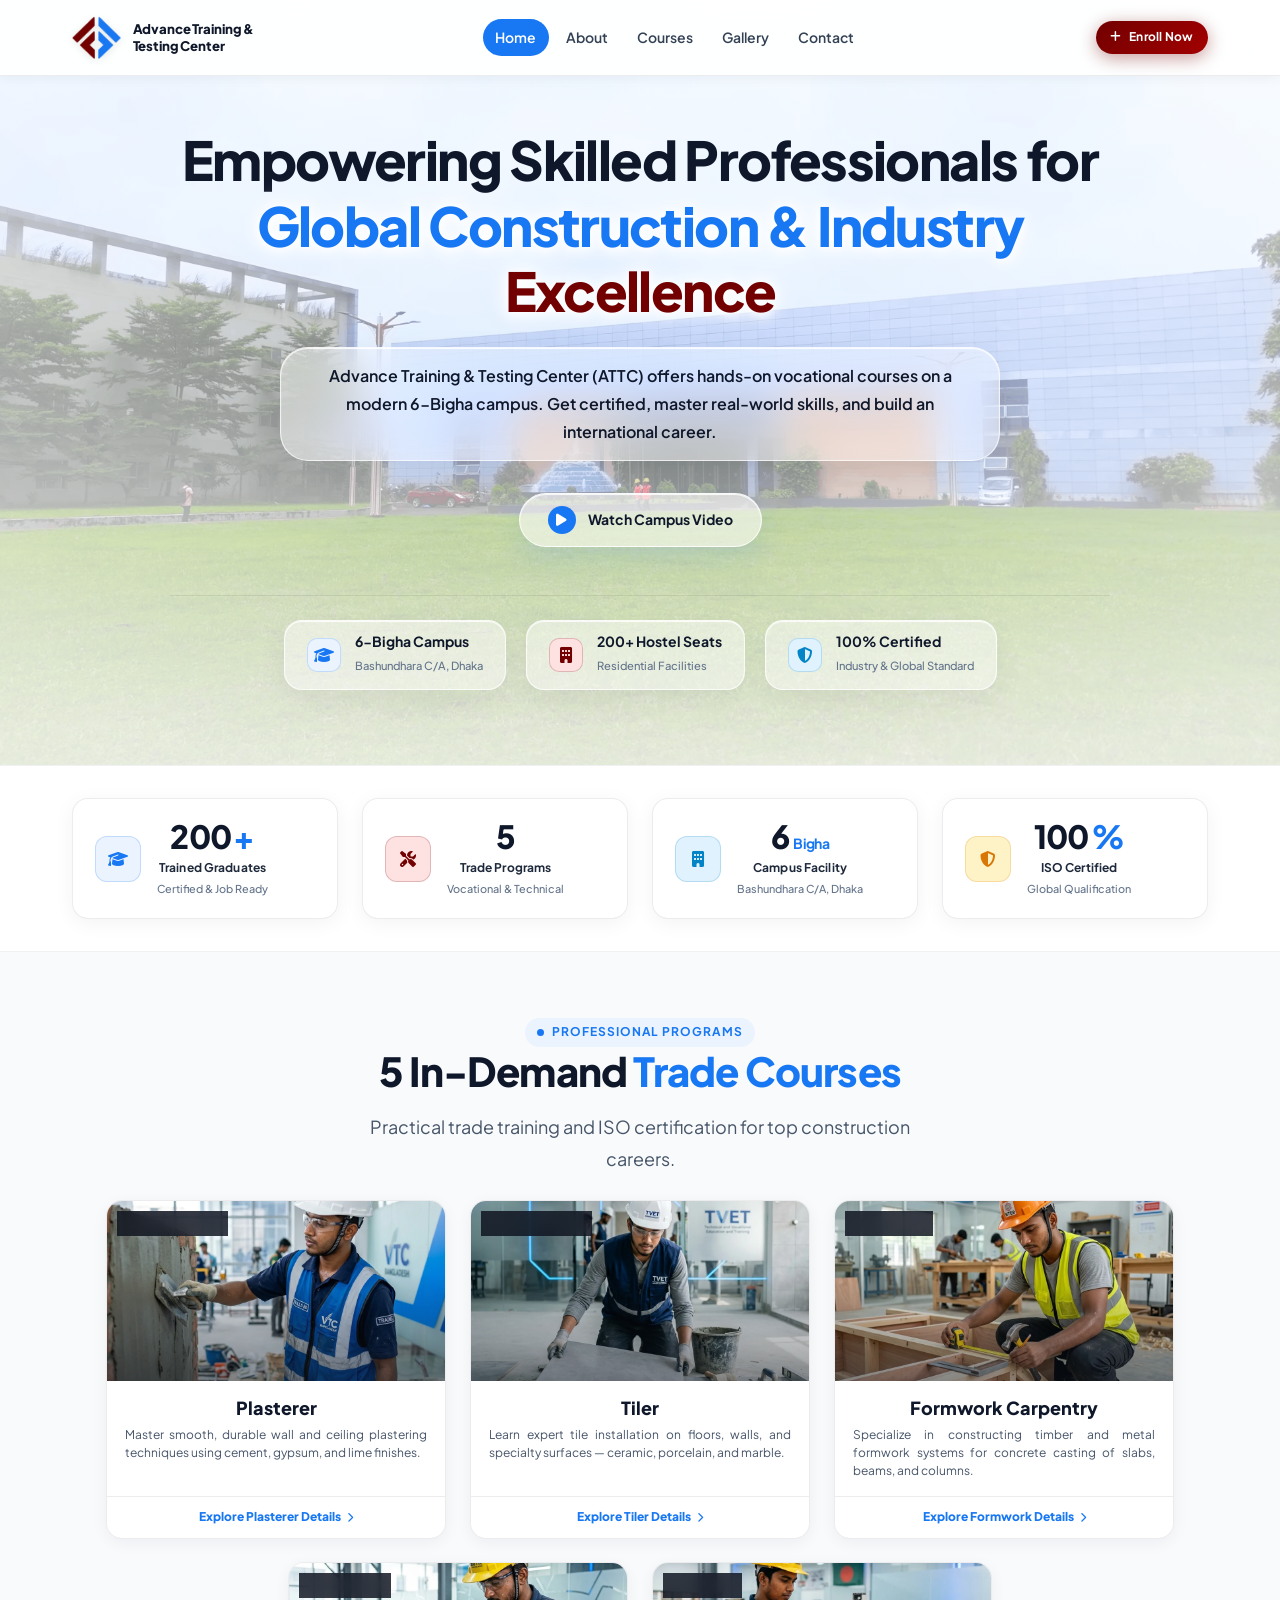
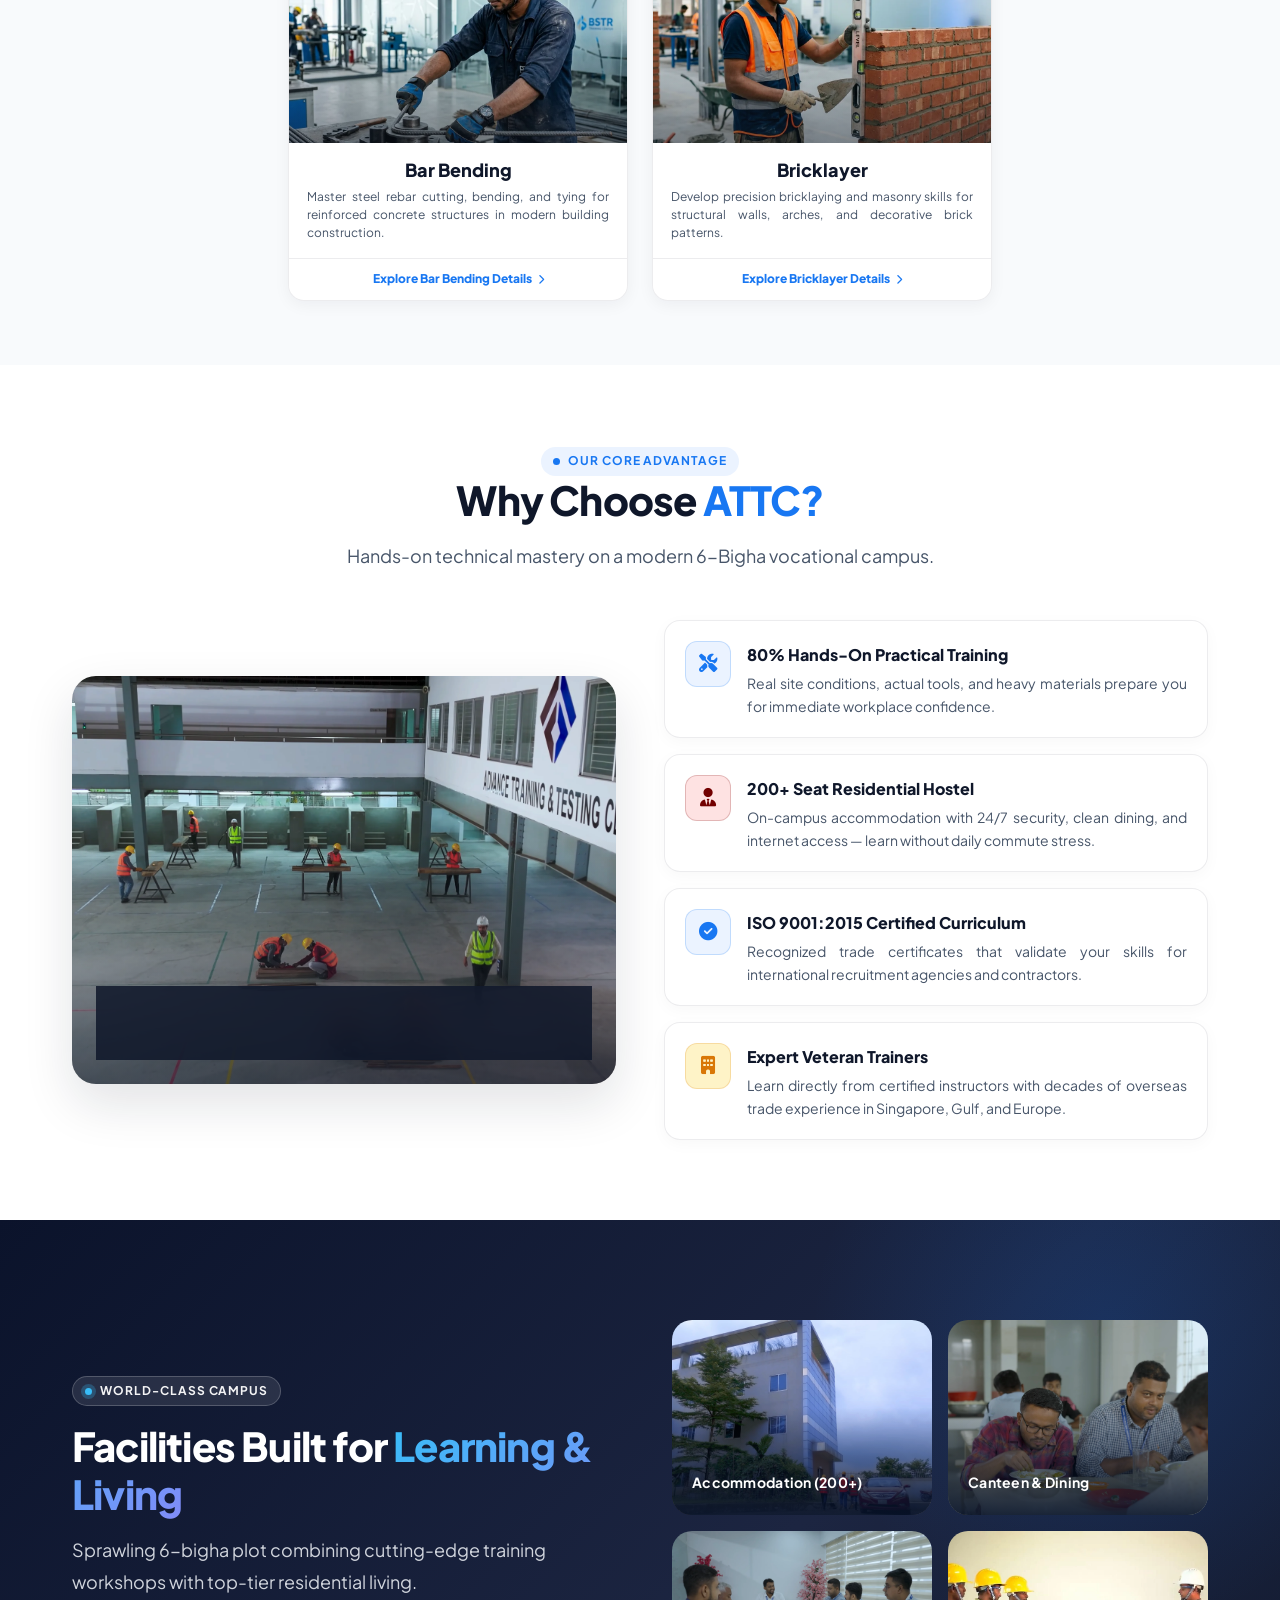
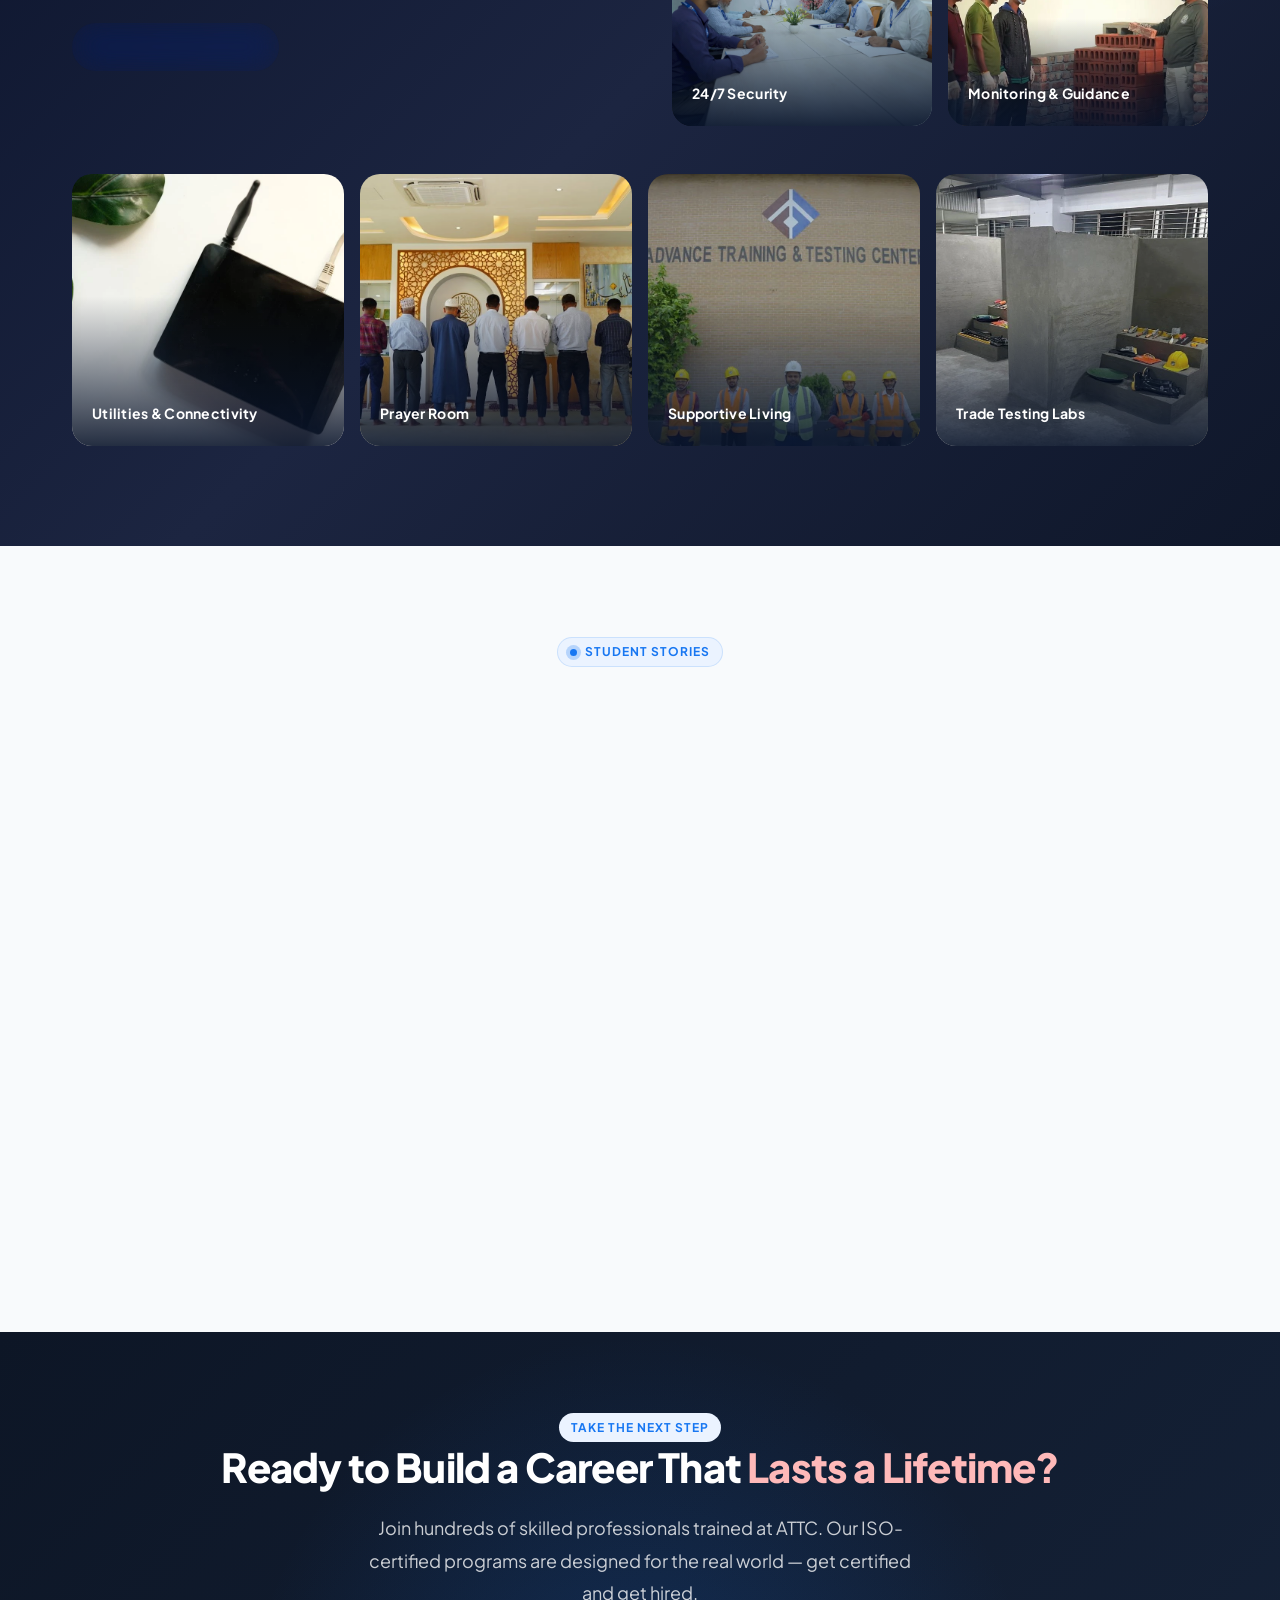
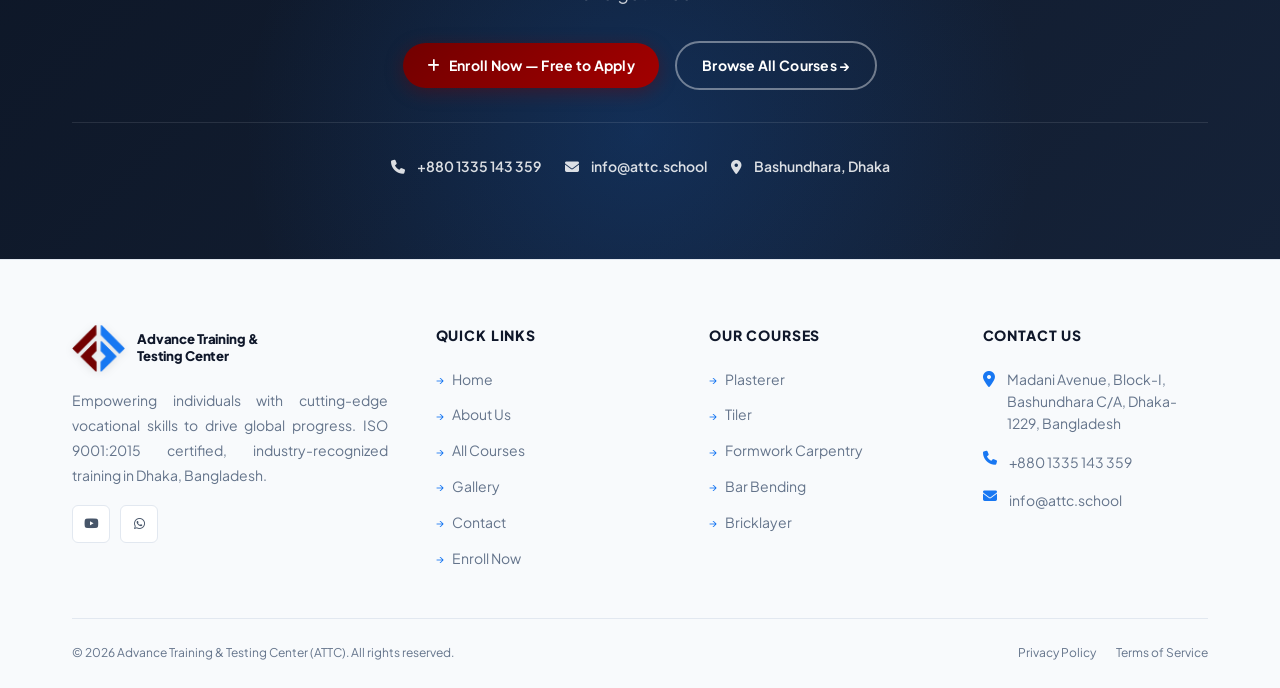
<file: index.html>
<!DOCTYPE html>
<html lang="en">
<head>
  <meta charset="UTF-8">
  <meta name="viewport" content="width=device-width, initial-scale=1.0">

  <!-- Primary SEO -->
  <title>ATTC — Advance Training & Testing Center | Vocational Training Dhaka</title>
  <meta name="description" content="Advance Training & Testing Center (ATTC) offers ISO-certified vocational courses in Plastering, Tiling, Bar Bending, Formwork Carpentry & Bricklaying. Build a skilled career in Dhaka, Bangladesh.">
  <meta name="keywords" content="vocational training, ATTC, construction training, plastering course, bar bending, tiler course, bricklayer, Dhaka training center">
  <link rel="canonical" href="https://www.attc.school/">

  <!-- OpenGraph -->
  <meta property="og:title" content="ATTC — Training the Workforce that Builds the World">
  <meta property="og:description" content="ISO-certified vocational training programs in construction trades. Learn, get certified, and get hired — at ATTC Dhaka.">
  <meta property="og:image" content="https://www.attc.school/images/outer_front_view.webp">
  <meta property="og:url" content="https://www.attc.school/">
  <meta property="og:type" content="website">
  <meta property="og:site_name" content="ATTC">

  <!-- Twitter Card -->
  <meta name="twitter:card" content="summary_large_image">
  <meta name="twitter:title" content="ATTC — Advance Training & Testing Center">
  <meta name="twitter:description" content="ISO-certified vocational training in construction. Dhaka, Bangladesh.">
  <meta name="twitter:image" content="https://www.attc.school/images/outer_front_view.webp">

  <link rel="icon" type="image/webp" href="favicon.webp">
  <link rel="stylesheet" href="https://cdnjs.cloudflare.com/ajax/libs/font-awesome/6.5.1/css/all.min.css">
  <link rel="stylesheet" href="style.css">

  <!-- Schema.org — EducationalOrganization (SEO, GEO & AIO Optimized) -->
  <script type="application/ld+json">
  {
    "@context": "https://schema.org",
    "@type": ["EducationalOrganization", "LocalBusiness"],
    "name": "Advance Training And Testing Center (ATTC)",
    "alternateName": "ATTC",
    "url": "https://www.attc.school",
    "logo": "https://www.attc.school/images/logo.webp",
    "image": "https://www.attc.school/images/outer_front_view.webp",
    "description": "ISO-certified vocational training center offering construction trade programs in Dhaka, Bangladesh.",
    "address": {
      "@type": "PostalAddress",
      "streetAddress": "2185/A, Block-I (Extension), Bashundhara C/A, Madani Avenue",
      "addressLocality": "Dhaka",
      "postalCode": "1229",
      "addressCountry": "BD"
    },
    "geo": {
      "@type": "GeoCoordinates",
      "latitude": 23.815,
      "longitude": 90.425
    },
    "telephone": "+8801335143359",
    "email": "info@attc.school",
    "sameAs": [
      "https://www.youtube.com/@ATTC_school",
      "https://wa.me/8801335143359"
    ],
    "hasOfferCatalog": {
      "@type": "OfferCatalog",
      "name": "Vocational Training Programs",
      "itemListElement": [
        {"@type": "Course", "name": "Plasterer", "url": "https://www.attc.school/courses/plasterer.html"},
        {"@type": "Course", "name": "Tiler", "url": "https://www.attc.school/courses/tiler.html"},
        {"@type": "Course", "name": "Formwork Carpentry", "url": "https://www.attc.school/courses/formwork-carpentry.html"},
        {"@type": "Course", "name": "Bar Bending", "url": "https://www.attc.school/courses/bar-bending.html"},
        {"@type": "Course", "name": "Bricklayer", "url": "https://www.attc.school/courses/bricklayer.html"}
      ]
    }
  }
  </script>

  <!-- Schema.org — FAQPage for Voice Search & AI Overviews (AIO) -->
  <script type="application/ld+json">
  {
    "@context": "https://schema.org",
    "@type": "FAQPage",
    "mainEntity": [
      {
        "@type": "Question",
        "name": "What courses are offered at ATTC Dhaka?",
        "acceptedAnswer": {
          "@type": "Answer",
          "text": "ATTC offers ISO-certified practical trade courses including Plasterer, Tiler, Formwork Carpentry, Bar Bending, and Bricklayer."
        }
      },
      {
        "@type": "Question",
        "name": "Is ATTC an ISO-certified training center in Bangladesh?",
        "acceptedAnswer": {
          "@type": "Answer",
          "text": "Yes, Advance Training And Testing Center (ATTC) is an ISO-certified vocational training center located in Bashundhara C/A, Dhaka."
        }
      },
      {
        "@type": "Question",
        "name": "Does ATTC provide hostel facilities for students?",
        "acceptedAnswer": {
          "@type": "Answer",
          "text": "Yes, ATTC provides on-campus hostel accommodation for up to 200 trainees along with 24/7 security, Wi-Fi, and canteen facilities."
        }
      },
      {
        "@type": "Question",
        "name": "Does ATTC assist with international job placements?",
        "acceptedAnswer": {
          "@type": "Answer",
          "text": "Yes, ATTC prepares trainees for international workforce standards and provides job skill assessment and placement support."
        }
      }
    ]
  }
  </script>
  <!-- AI Agent Discovery Links (RFC 8288 / IsItAgentReady Level 5) -->
  <link rel="ai-catalog" href="/.well-known/ai-catalog.json">
  <link rel="api-catalog" href="/.well-known/api-catalog">
  <link rel="service-doc" href="/sitemap.xml">
  <link rel="oauth-protected-resource" href="/.well-known/oauth-protected-resource">
  <link rel="oauth-authorization-server" href="/.well-known/oauth-authorization-server">
  <link rel="agent-skills" href="/.well-known/agent-skills/index.json">
  <link rel="mcp-server-card" href="/.well-known/mcp/server-card.json">
  <link rel="dns-aid" href="/.well-known/dns-aid">
  <link rel="authorizing-agent" href="/auth.md">
  <link rel="agent-auth" href="/auth.md">
  <link rel="skill" href="/auth.md">
</head>
<body>

<!-- ── components.js injects Header here ── -->

<main>
  <!-- ════════════════════════════════════════
       HERO SECTION
  ════════════════════════════════════════ -->
  <!-- ════════════════════════════════════════
       HERO SECTION — Out-of-the-Box Centered Showcase Layout
  ════════════════════════════════════════ -->
  <!-- ════════════════════════════════════════
       HERO SECTION — Fullscreen Campus Background Hero Layout
  ════════════════════════════════════════ -->
  <section class="home-hero" id="hero" aria-label="Hero">
    <!-- Background Image Layer with Gradient Overlay -->
    <div class="hero-bg-image-layer">
      <img src="images/outer_front_view.webp" alt="ATTC Campus Outdoor Front View" loading="eager">
      <div class="hero-bg-overlay"></div>
    </div>

    <div class="container">
      <div class="hero-wrapper">

        <h1 class="hero-title reveal reveal-delay-1">
          Empowering Skilled Professionals for <br>
          <span class="hero-title-highlight">Global Construction & Industry</span> <span class="hero-title-accent">Excellence</span>
        </h1>

        <p class="hero-desc reveal reveal-delay-2">
          Advance Training &amp; Testing Center (ATTC) offers hands-on vocational courses on a modern 6-Bigha campus. Get certified, master real-world skills, and build an international career.
        </p>

        <!-- Center Aligned Video Trigger Button -->
        <div class="hero-actions-row reveal reveal-delay-3">
          <button type="button" class="hero-video-link-btn" id="open-hero-video-modal" aria-label="Watch Campus Video">
            <span class="play-icon-mini">
              <i class="fa-solid fa-play"></i>
            </span>
            <span>Watch Campus Video</span>
          </button>
        </div>

        <!-- Floating Glass Metric Badges Bar -->
        <div class="hero-metrics-bar reveal reveal-delay-4">
          <div class="hero-metric-pill">
            <div class="metric-icon emerald">
              <i class="fa-solid fa-graduation-cap"></i>
            </div>
            <div class="metric-text">
              <strong>6-Bigha Campus</strong>
              <span>Bashundhara C/A, Dhaka</span>
            </div>
          </div>

          <div class="hero-metric-pill">
            <div class="metric-icon amber">
              <i class="fa-solid fa-building"></i>
            </div>
            <div class="metric-text">
              <strong>200+ Hostel Seats</strong>
              <span>Residential Facilities</span>
            </div>
          </div>

          <div class="hero-metric-pill">
            <div class="metric-icon blue">
              <i class="fa-solid fa-shield-halved"></i>
            </div>
            <div class="metric-text">
              <strong>100% Certified</strong>
              <span>Industry & Global Standard</span>
            </div>
          </div>
        </div>

      </div>
    </div>
  </section>

  <!-- ════════════════════════════════════════
       STATS STRIP
  ════════════════════════════════════════ -->
  <!-- ════════════════════════════════════════
       STATS STRIP — Refined Glassmorphism Cards Layout
  ════════════════════════════════════════ -->
  <section class="stats-strip" aria-label="Key Statistics">
    <div class="container">
      <div class="stats-grid">

        <div class="stat-card reveal">
          <div class="stat-card-icon emerald">
            <i class="fa-solid fa-graduation-cap"></i>
          </div>
          <div class="stat-card-content">
            <div class="stat-number"><span data-target="200">0</span><span class="stat-suffix">+</span></div>
            <div class="stat-label">Trained Graduates</div>
            <div class="stat-sub">Certified & Job Ready</div>
          </div>
        </div>

        <div class="stat-card reveal reveal-delay-1">
          <div class="stat-card-icon amber">
            <i class="fa-solid fa-screwdriver-wrench"></i>
          </div>
          <div class="stat-card-content">
            <div class="stat-number"><span data-target="5">0</span></div>
            <div class="stat-label">Trade Programs</div>
            <div class="stat-sub">Vocational & Technical</div>
          </div>
        </div>

        <div class="stat-card reveal reveal-delay-2">
          <div class="stat-card-icon blue">
            <i class="fa-solid fa-building"></i>
          </div>
          <div class="stat-card-content">
            <div class="stat-number"><span data-target="6">0</span><span class="stat-unit">Bigha</span></div>
            <div class="stat-label">Campus Facility</div>
            <div class="stat-sub">Bashundhara C/A, Dhaka</div>
          </div>
        </div>

        <div class="stat-card reveal reveal-delay-3">
          <div class="stat-card-icon gold">
            <i class="fa-solid fa-shield-halved"></i>
          </div>
          <div class="stat-card-content">
            <div class="stat-number"><span data-target="100">0</span><span class="stat-suffix">%</span></div>
            <div class="stat-label">ISO Certified</div>
            <div class="stat-sub">Global Qualification</div>
          </div>
        </div>

      </div>
    </div>
  </section>

  <!-- ════════════════════════════════════════
       OUR COURSES — Interactive Modern Cards Layout
  ════════════════════════════════════════ -->
  <section class="section courses-section-bg" id="courses" aria-labelledby="courses-heading">
    <div class="container">
      <div class="text-center" style="margin-bottom: var(--space-12);">
        <div class="section-label" style="justify-content:center;margin-inline:auto;">
          <span class="pulse-dot"></span> Professional Programs
        </div>
        <h2 class="section-title reveal" id="courses-heading">
          5 In-Demand <span>Trade Courses</span>
        </h2>
        <p class="section-subtitle reveal" style="margin-inline:auto;margin-top:var(--space-4);">
          Practical trade training and ISO certification for top construction careers.
        </p>
      </div>

      <div class="courses-grid-wrapper">
        <!-- Top Row — 3 Cards -->
        <div class="courses-row-top">
          <!-- Plasterer -->
          <article class="card course-card reveal">
            <div class="course-card__image-box">
              <img src="images/course_plasterer.webp" alt="Plasterer vocational course at ATTC" loading="lazy">
              <div class="course-card__overlay"></div>
              <span class="course-card__tag">Construction</span>
            </div>
            <div class="course-card__body">
              <div class="course-card__header">
                <h3 class="course-card__title">Plasterer</h3>
              </div>
              <p class="course-card__desc">Master smooth, durable wall and ceiling plastering techniques using cement, gypsum, and lime finishes.</p>
            </div>
            <div class="course-card__footer">
              <a href="courses/plasterer.html" class="course-card__link">
                <span>Explore Plasterer Details</span>
                <i class="fa-solid fa-chevron-right" style="font-size:10px;"></i>
              </a>
            </div>
          </article>

          <!-- Tiler -->
          <article class="card course-card reveal reveal-delay-1">
            <div class="course-card__image-box">
              <img src="images/course_tiler.webp" alt="Tiler vocational course at ATTC" loading="lazy">
              <div class="course-card__overlay"></div>
              <span class="course-card__tag">Construction</span>
            </div>
            <div class="course-card__body">
              <div class="course-card__header">
                <h3 class="course-card__title">Tiler</h3>
              </div>
              <p class="course-card__desc">Learn expert tile installation on floors, walls, and specialty surfaces — ceramic, porcelain, and marble.</p>
            </div>
            <div class="course-card__footer">
              <a href="courses/tiler.html" class="course-card__link">
                <span>Explore Tiler Details</span>
                <i class="fa-solid fa-chevron-right" style="font-size:10px;"></i>
              </a>
            </div>
          </article>

          <!-- Formwork Carpentry -->
          <article class="card course-card reveal reveal-delay-2">
            <div class="course-card__image-box">
              <img src="images/course_formwork_carpentry.webp" alt="Formwork Carpentry course at ATTC" loading="lazy">
              <div class="course-card__overlay"></div>
              <span class="course-card__tag">Carpentry</span>
            </div>
            <div class="course-card__body">
              <div class="course-card__header">
                <h3 class="course-card__title">Formwork Carpentry</h3>
              </div>
              <p class="course-card__desc">Specialize in constructing timber and metal formwork systems for concrete casting of slabs, beams, and columns.</p>
            </div>
            <div class="course-card__footer">
              <a href="courses/formwork-carpentry.html" class="course-card__link">
                <span>Explore Formwork Details</span>
                <i class="fa-solid fa-chevron-right" style="font-size:10px;"></i>
              </a>
            </div>
          </article>
        </div>

        <!-- Bottom Row — 2 Centered Cards -->
        <div class="courses-row-bottom">
          <!-- Bar Bending -->
          <article class="card course-card reveal reveal-delay-3">
            <div class="course-card__image-box">
              <img src="images/course_bar_bending.webp" alt="Bar Bending vocational course at ATTC" loading="lazy">
              <div class="course-card__overlay"></div>
              <span class="course-card__tag">Structural</span>
            </div>
            <div class="course-card__body">
              <div class="course-card__header">
                <h3 class="course-card__title">Bar Bending</h3>
              </div>
              <p class="course-card__desc">Master steel rebar cutting, bending, and tying for reinforced concrete structures in modern building construction.</p>
            </div>
            <div class="course-card__footer">
              <a href="courses/bar-bending.html" class="course-card__link">
                <span>Explore Bar Bending Details</span>
                <i class="fa-solid fa-chevron-right" style="font-size:10px;"></i>
              </a>
            </div>
          </article>

          <!-- Bricklayer -->
          <article class="card course-card reveal reveal-delay-4">
            <div class="course-card__image-box">
              <img src="images/course_bricklayer.webp" alt="Bricklayer vocational course at ATTC" loading="lazy">
              <div class="course-card__overlay"></div>
              <span class="course-card__tag">Masonry</span>
            </div>
            <div class="course-card__body">
              <div class="course-card__header">
                <h3 class="course-card__title">Bricklayer</h3>
              </div>
              <p class="course-card__desc">Develop precision bricklaying and masonry skills for structural walls, arches, and decorative brick patterns.</p>
            </div>
            <div class="course-card__footer">
              <a href="courses/bricklayer.html" class="course-card__link">
                <span>Explore Bricklayer Details</span>
                <i class="fa-solid fa-chevron-right" style="font-size:10px;"></i>
              </a>
            </div>
          </article>
      </div>
    </div>
  </section>

  <section class="section why-attc-section" aria-labelledby="why-heading">
    <div class="container">
      <div class="text-center" style="margin-bottom: var(--space-12);">
        <div class="section-label" style="justify-content:center;margin-inline:auto;">
          <span class="pulse-dot"></span> Our Core Advantage
        </div>
        <h2 class="section-title reveal" id="why-heading">Why Choose <span>ATTC?</span></h2>
        <p class="section-subtitle reveal" style="margin-inline:auto;margin-top:var(--space-4);">
          Hands-on technical mastery on a modern 6-Bigha vocational campus.
        </p>
      </div>

      <div class="why-attc-showcase">
        <!-- Left Showcase Image Card -->
        <div class="why-attc-image-card reveal">
          <img src="images/big_training_area.webp" alt="ATTC Practical Training Ground" loading="lazy">
          <div class="why-image-overlay"></div>
          
          <!-- Floating Badge over Image -->
          <div class="why-floating-badge">
            <div class="badge-icon-box">
              <i class="fa-solid fa-shield-halved"></i>
            </div>
            <div class="badge-text">
              <strong>6-Bigha Facility</strong>
              <span>ISO Certified Practical Grounds</span>
            </div>
          </div>
        </div>

        <!-- Right Feature Cards Stack -->
        <div class="why-attc-features-grid">
          
          <div class="feature-card reveal">
            <div class="feature-icon blue">
              <i class="fa-solid fa-screwdriver-wrench"></i>
            </div>
            <div class="feature-content">
              <h3>80% Hands-On Practical Training</h3>
              <p>Real site conditions, actual tools, and heavy materials prepare you for immediate workplace confidence.</p>
            </div>
          </div>

          <div class="feature-card reveal reveal-delay-1">
            <div class="feature-icon red">
              <i class="fa-solid fa-user-tie"></i>
            </div>
            <div class="feature-content">
              <h3>200+ Seat Residential Hostel</h3>
              <p>On-campus accommodation with 24/7 security, clean dining, and internet access — learn without daily commute stress.</p>
            </div>
          </div>

          <div class="feature-card reveal reveal-delay-2">
            <div class="feature-icon blue">
              <i class="fa-solid fa-circle-check"></i>
            </div>
            <div class="feature-content">
              <h3>ISO 9001:2015 Certified Curriculum</h3>
              <p>Recognized trade certificates that validate your skills for international recruitment agencies and contractors.</p>
            </div>
          </div>

          <div class="feature-card reveal reveal-delay-3">
            <div class="feature-icon gold">
              <i class="fa-solid fa-building"></i>
            </div>
            <div class="feature-content">
              <h3>Expert Veteran Trainers</h3>
              <p>Learn directly from certified instructors with decades of overseas trade experience in Singapore, Gulf, and Europe.</p>
            </div>
          </div>

        </div>
      </div>
    </div>
  </section>

  <!-- ════════════════════════════════════════
       FACILITIES SHOWCASE
  ════════════════════════════════════════ -->
  <section class="section facilities-section" aria-labelledby="facilities-heading">
    <div class="container">
      <div style="display:grid;grid-template-columns:1fr 1fr;gap:var(--space-16);align-items:center;margin-bottom:var(--space-12);">
        <div>
          <div class="section-label facilities-section-label"><span class="pulse-dot"></span> World-Class Campus</div>
          <h2 class="section-title reveal" id="facilities-heading" style="margin-top:var(--space-4);">
            Facilities Built for <span>Learning & Living</span>
          </h2>
          <p class="section-subtitle reveal facilities-subtitle" style="margin-top:var(--space-4);">
            Sprawling 6-bigha plot combining cutting-edge training workshops with top-tier residential living.
          </p>
          <a href="about.html" class="btn btn-facilities-glass" style="margin-top:var(--space-6);">Learn More About Us →</a>
        </div>
        <div style="display:grid;grid-template-columns:1fr 1fr;gap:var(--space-4);">
          <div class="facility-card reveal">
            <img src="images/200_trainee_dormitory.webp" alt="ATTC student accommodation block" loading="lazy">
            <div class="facility-card__overlay"><div class="facility-card__label">Accommodation (200+)</div></div>
          </div>
          <div class="facility-card reveal reveal-delay-1">
            <img src="images/clean_dining.webp" alt="ATTC canteen and dining area" loading="lazy">
            <div class="facility-card__overlay"><div class="facility-card__label">Canteen & Dining</div></div>
          </div>
          <div class="facility-card reveal reveal-delay-2">
            <img src="images/strong_management.webp" alt="ATTC campus security and monitoring" loading="lazy">
            <div class="facility-card__overlay"><div class="facility-card__label">24/7 Security</div></div>
          </div>
          <div class="facility-card reveal reveal-delay-3">
            <img src="images/45b0ca065329496f0189ddb43797fce2.webp" alt="ATTC monitoring and student guidance" loading="lazy">
            <div class="facility-card__overlay"><div class="facility-card__label">Monitoring & Guidance</div></div>
          </div>
        </div>
      </div>

      <!-- All facilities grid -->
      <div style="display:grid;grid-template-columns:repeat(auto-fit,minmax(180px,1fr));gap:var(--space-4);">
        <div class="facility-card reveal" style="aspect-ratio:1;">
          <img src="images/12029fdc362afc9cb6fa244f33774d9e.webp" alt="ATTC campus utilities" loading="lazy">
          <div class="facility-card__overlay"><div class="facility-card__label">Utilities &amp; Connectivity</div></div>
        </div>
        <div class="facility-card reveal reveal-delay-1" style="aspect-ratio:1;">
          <img src="images/prayer_room.webp" alt="ATTC prayer room" loading="lazy">
          <div class="facility-card__overlay"><div class="facility-card__label">Prayer Room</div></div>
        </div>
        <div class="facility-card reveal reveal-delay-2" style="aspect-ratio:1;">
          <img src="images/552600db84aec2fd15eed020e3d348e8.webp" alt="ATTC supportive living environment" loading="lazy">
          <div class="facility-card__overlay"><div class="facility-card__label">Supportive Living</div></div>
        </div>
        <div class="facility-card reveal reveal-delay-3" style="aspect-ratio:1;">
          <img src="images/Trade_testing_area.webp" alt="ATTC trade testing facilities" loading="lazy">
          <div class="facility-card__overlay"><div class="facility-card__label">Trade Testing Labs</div></div>
        </div>
      </div>
    </div>
  </section>

  <!-- ════════════════════════════════════════
       TESTIMONIALS
  ════════════════════════════════════════ -->
  <section class="section testimonials-section" aria-labelledby="testimonials-heading">
    <!-- BG Image Layer -->
    <div class="testimonials-bg-layer">
      <img src="images/confident_trainees.webp" alt="ATTC trainees" loading="lazy">
      <div class="testimonials-bg-overlay"></div>
    </div>

    <div class="container" style="position:relative;z-index:1;">
      <div class="text-center" style="margin-bottom:var(--space-14);">
        <div class="section-label testimonials-label" style="justify-content:center;margin-inline:auto;">
          <span class="pulse-dot"></span> Student Stories
        </div>
        <h2 class="section-title reveal testimonials-heading-text" id="testimonials-heading">
          What Our <span>Graduates Say</span>
        </h2>
        <p class="section-subtitle reveal testimonials-subtitle" style="margin-inline:auto;margin-top:var(--space-4);">
          Real stories from graduates now building successful careers globally.
        </p>
      </div>

      <div class="testimonials-grid">

        <!-- Card 1 -->
        <div class="testimonial-card-new reveal">
          <div class="tcard-quote-icon">
            <i class="fa-solid fa-quote-left" style="font-size:24px; color:#1877F2;"></i>
          </div>
          <p class="tcard-text">"ATTC completely changed my career trajectory. The hands-on plastering training was second to none — I was working on real sites within weeks of finishing the course. I'm now employed internationally."</p>
          <div class="tcard-stars">★★★★★</div>
          <div class="tcard-author">
            <div class="tcard-avatar tcard-avatar--blue">MR</div>
            <div class="tcard-info">
              <strong>Mohammad Rafiq</strong>
              <span>Plasterer Graduate &bull; 2024</span>
            </div>
          </div>
        </div>

        <!-- Card 2 -->
        <div class="testimonial-card-new reveal reveal-delay-1">
          <div class="tcard-quote-icon">
            <i class="fa-solid fa-quote-left" style="font-size:24px; color:#1877F2;"></i>
          </div>
          <p class="tcard-text">"The Bar Bending course at ATTC gave me world-class skills. The instructors are professionals with real site experience. I secured a job in the Middle East right after certification."</p>
          <div class="tcard-stars">★★★★★</div>
          <div class="tcard-author">
            <div class="tcard-avatar tcard-avatar--red">SA</div>
            <div class="tcard-info">
              <strong>Shahed Alam</strong>
              <span>Bar Bending Graduate &bull; 2024</span>
            </div>
          </div>
        </div>

        <!-- Card 3 -->
        <div class="testimonial-card-new reveal reveal-delay-2">
          <div class="tcard-quote-icon">
            <i class="fa-solid fa-quote-left" style="font-size:24px; color:#1877F2;"></i>
          </div>
          <p class="tcard-text">"The residential facility made it easy to focus completely on learning. Quality meals, internet, and a safe environment — ATTC truly cares about student success beyond just the classroom."</p>
          <div class="tcard-stars">★★★★★</div>
          <div class="tcard-author">
            <div class="tcard-avatar tcard-avatar--blue-alt">KH</div>
            <div class="tcard-info">
              <strong>Karim Hossain</strong>
              <span>Tiler Graduate &bull; 2025</span>
            </div>
          </div>
        </div>

      </div>

      <!-- Bottom Trust Strip -->
      <div class="testimonials-trust-strip reveal">
        <div class="trust-item">
          <i class="fa-solid fa-shield-halved"></i>
          <span>ISO 9001:2015 Certified</span>
        </div>
        <div class="trust-divider"></div>
        <div class="trust-item">
          <i class="fa-solid fa-medal"></i>
          <span>500+ Graduates Placed</span>
        </div>
        <div class="trust-divider"></div>
        <div class="trust-item">
          <i class="fa-solid fa-globe"></i>
          <span>International Job Placement</span>
        </div>
      </div>
    </div>
  </section>


  <!-- Video Pop-up Modal -->
  <div id="hero-video-modal" class="video-modal" role="dialog" aria-modal="true" aria-label="Campus Video Profile">
    <div class="video-modal-backdrop" id="close-hero-video-backdrop"></div>
    <div class="video-modal-content">
      <button type="button" class="video-modal-close" id="close-hero-video-btn" aria-label="Close Video">✕</button>
      <div class="video-iframe-wrapper">
        <iframe id="hero-youtube-iframe" width="1029" height="579" src="" title="Advance Training & Testing Center" frameborder="0" allow="accelerometer; autoplay; clipboard-write; encrypted-media; gyroscope; picture-in-picture; web-share" referrerpolicy="strict-origin-when-cross-origin" allowfullscreen></iframe>
      </div>
    </div>
  </div>

  <div id="cta-placeholder"></div>

</main>

<script src="components.js"></script>
<script src="script.js"></script>
</body>
</html>
</file>
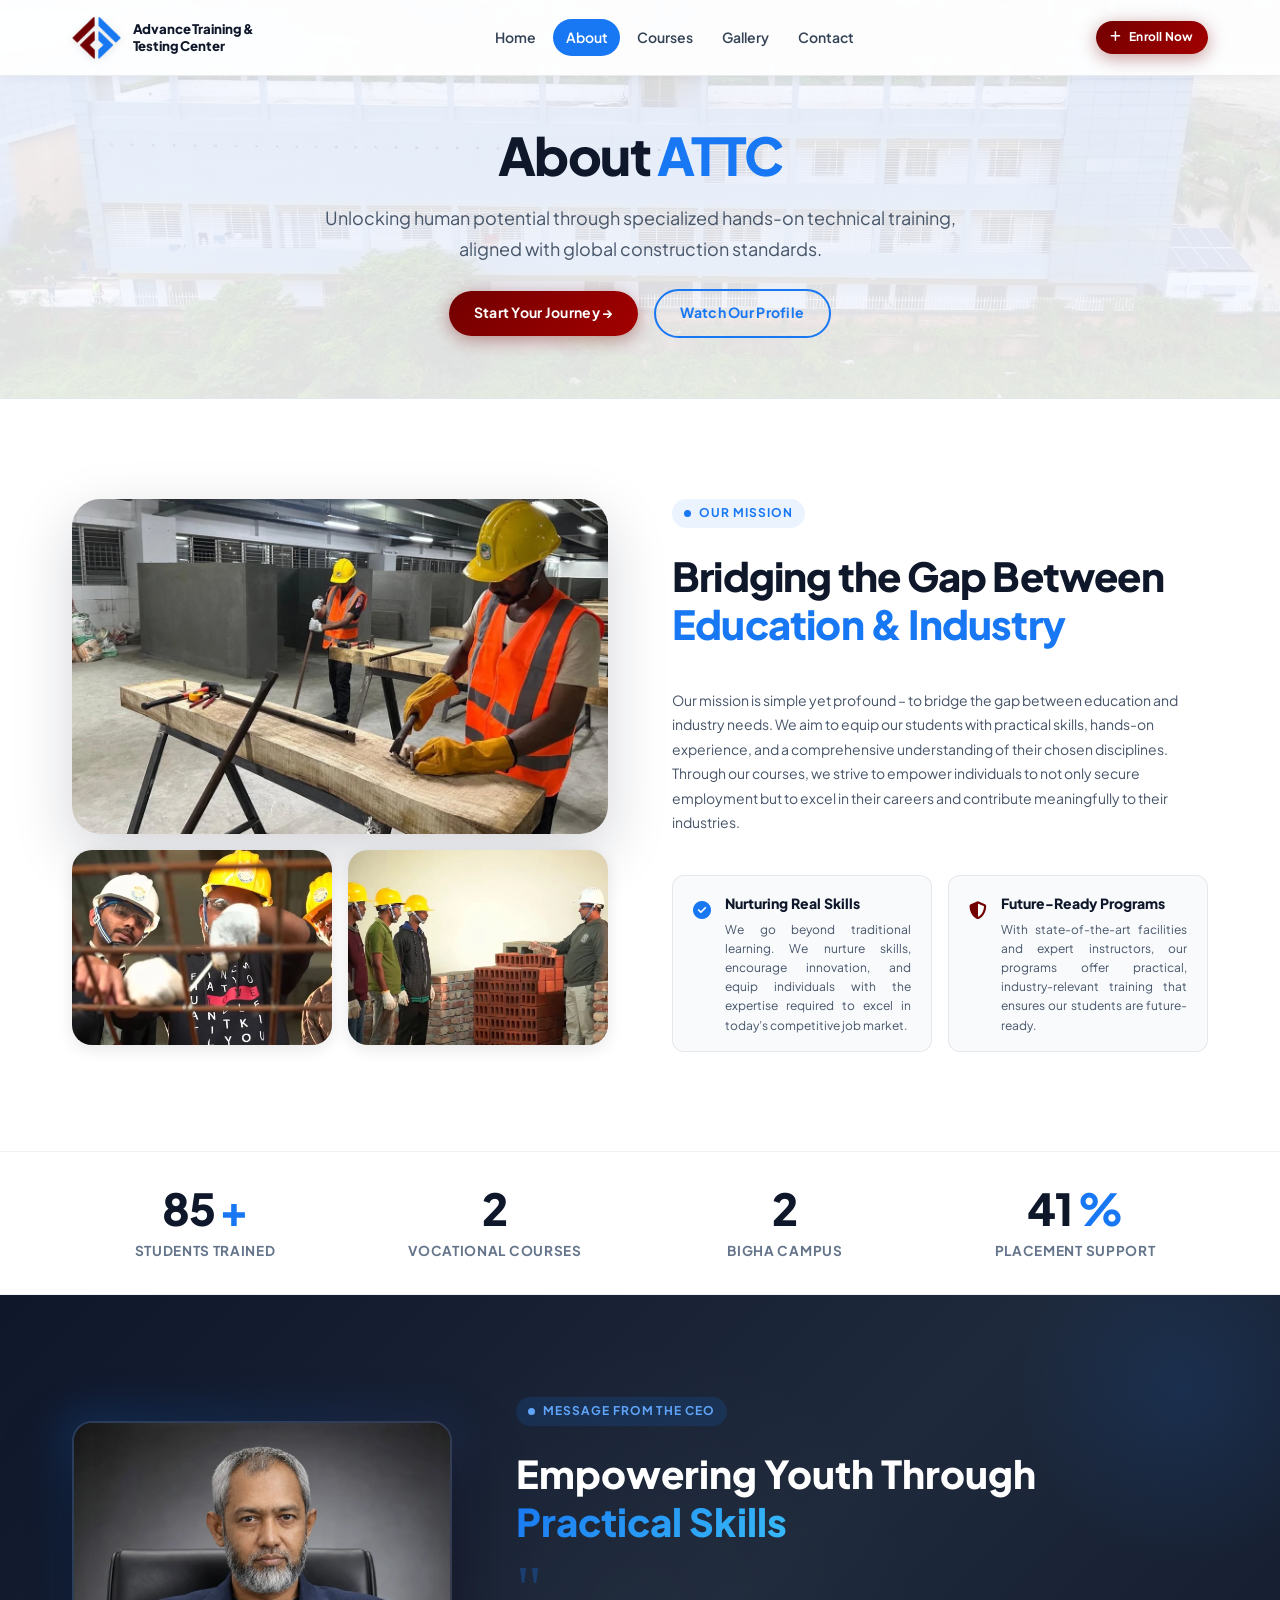
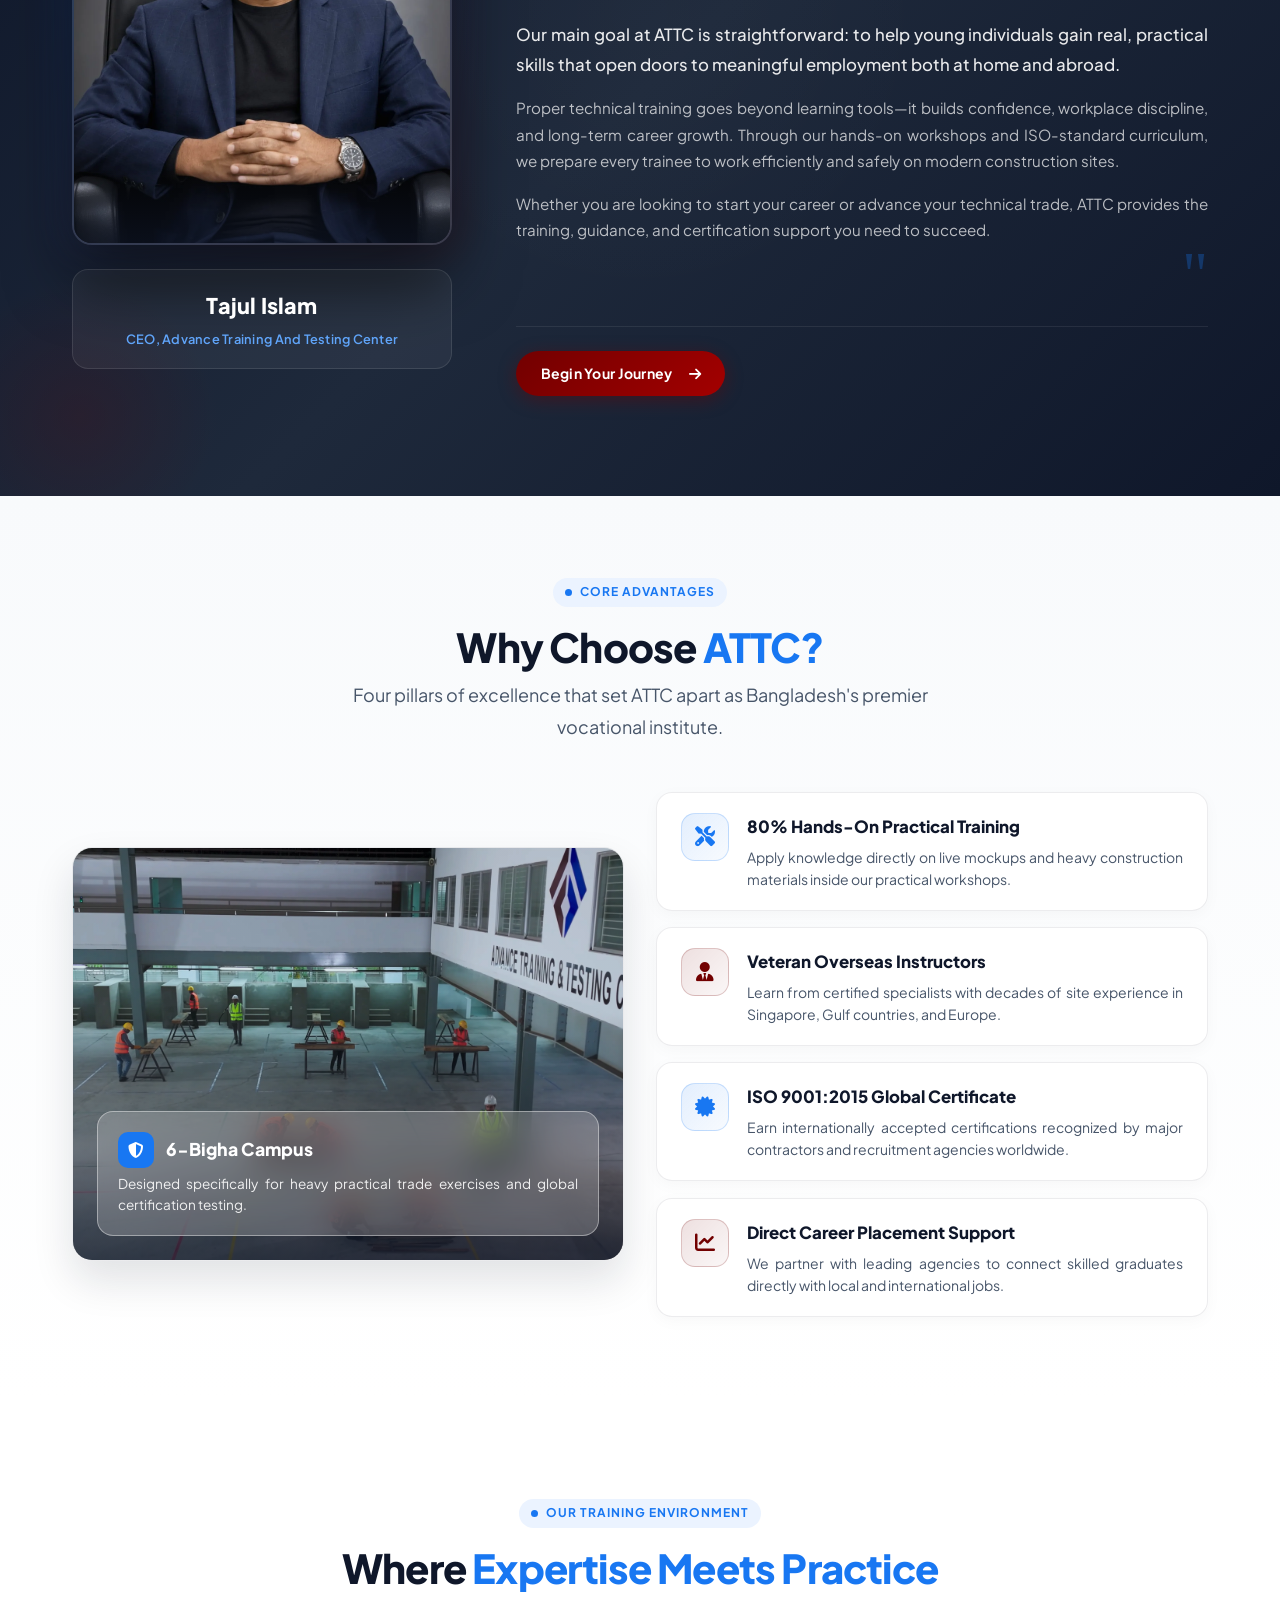
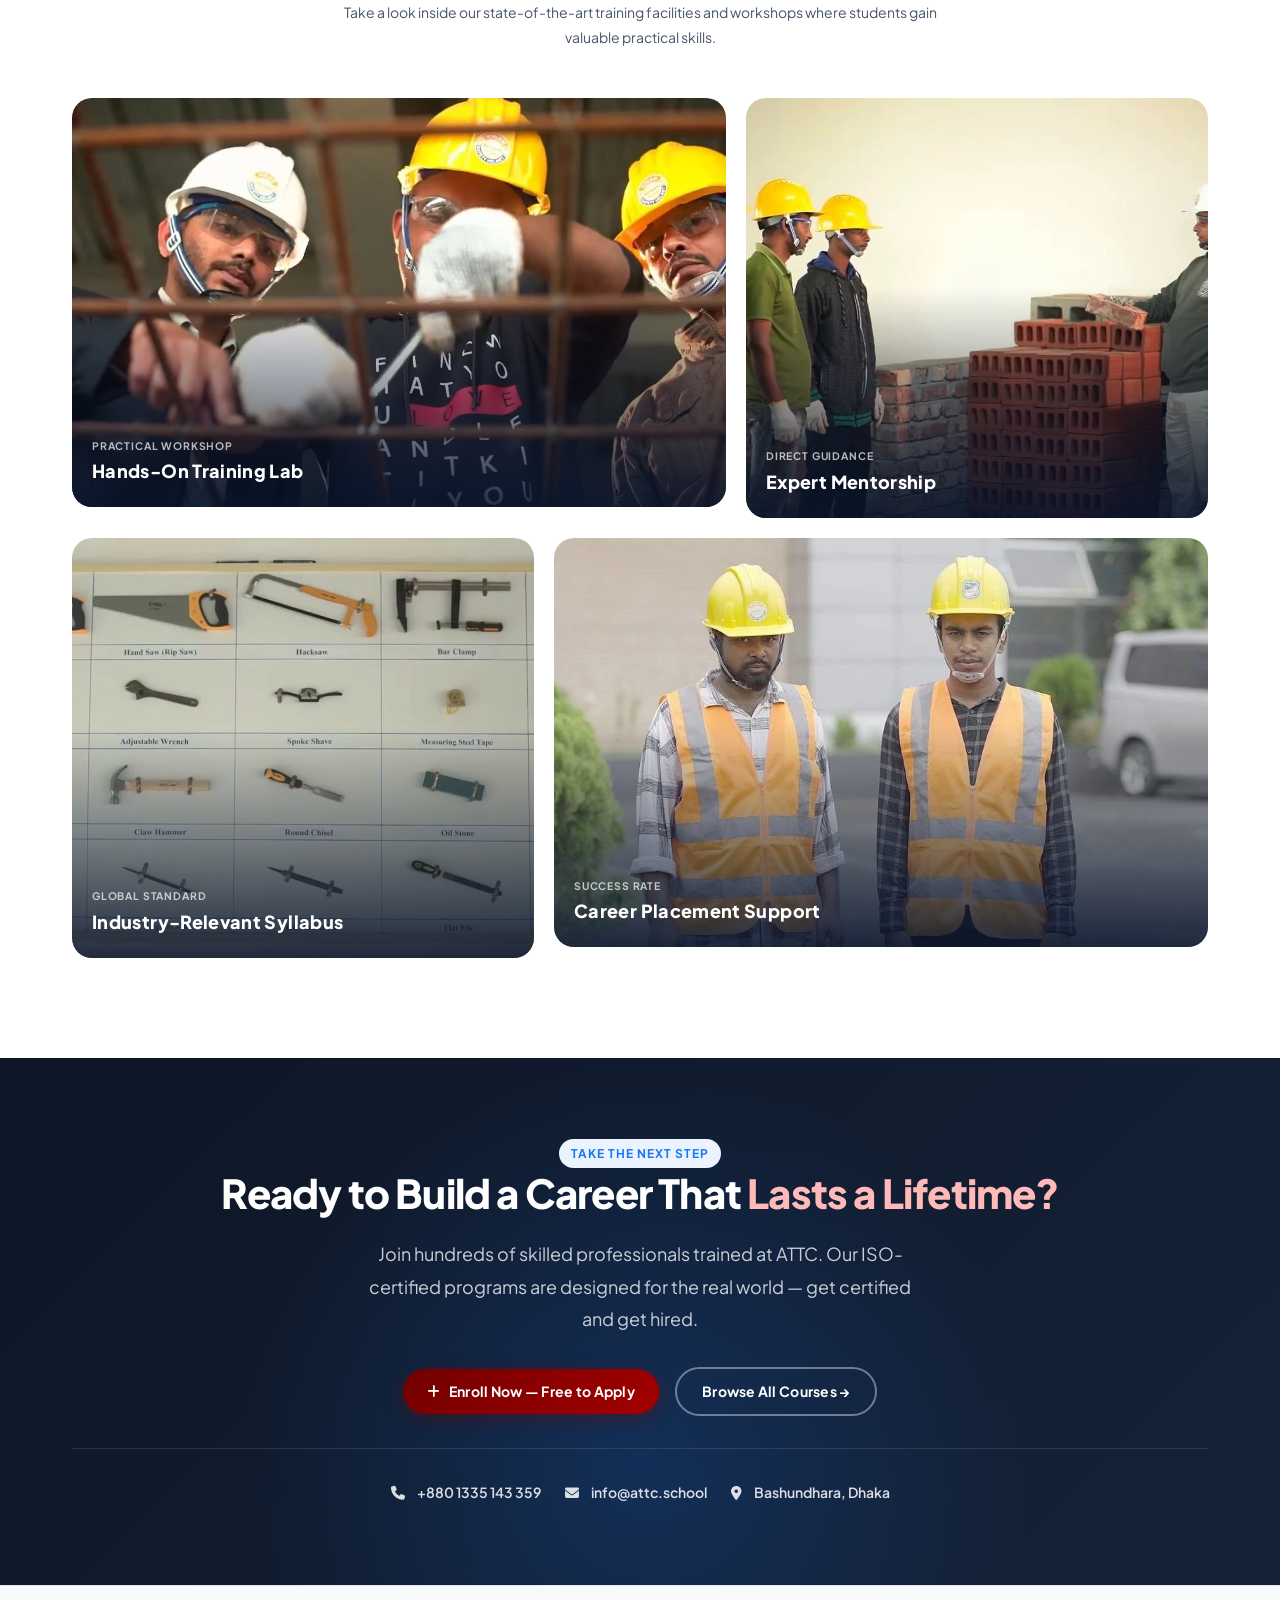
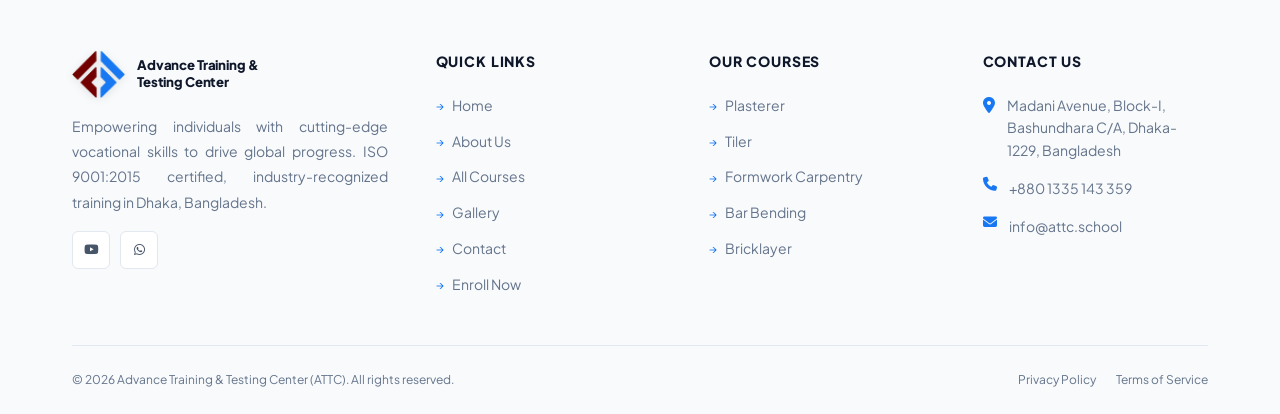
<file: about.html>
<!DOCTYPE html>
<html lang="en">
<head>
  <meta charset="UTF-8">
  <meta name="viewport" content="width=device-width, initial-scale=1.0">
  <title>About ATTC — Our Mission, Vision & Facilities | Advance Training & Testing Center</title>
  <meta name="description" content="Learn about ATTC — our mission to bridge the gap between education and industry, our world-class campus in Dhaka, and why we're the top vocational training center in Bangladesh.">
  <link rel="canonical" href="https://www.attc.school/about.html">
  <meta property="og:title" content="About ATTC — Advance Training & Testing Center">
  <meta property="og:description" content="Learn about ATTC's mission, ISO certification, world-class campus facilities, and commitment to skilled trade education in Dhaka, Bangladesh.">
  <meta property="og:image" content="https://www.attc.school/images/outer_front_view.webp">
  <meta property="og:url" content="https://www.attc.school/about.html">
  <link rel="icon" type="image/webp" href="favicon.webp">
  <link rel="stylesheet" href="https://cdnjs.cloudflare.com/ajax/libs/font-awesome/6.5.1/css/all.min.css">
  <link rel="stylesheet" href="style.css">
  <!-- AI Agent Discovery Links (RFC 8288 / IsItAgentReady Level 5) -->
  <link rel="ai-catalog" href="/.well-known/ai-catalog.json">
  <link rel="api-catalog" href="/.well-known/api-catalog">
  <link rel="service-doc" href="/sitemap.xml">
  <link rel="oauth-protected-resource" href="/.well-known/oauth-protected-resource">
  <link rel="oauth-authorization-server" href="/.well-known/oauth-authorization-server">
  <link rel="agent-skills" href="/.well-known/agent-skills/index.json">
  <link rel="mcp-server-card" href="/.well-known/mcp/server-card.json">
  <link rel="dns-aid" href="/.well-known/dns-aid">
  <link rel="authorizing-agent" href="/auth.md">
  <link rel="agent-auth" href="/auth.md">
  <link rel="skill" href="/auth.md">
</head>
<body>

<main>
  <!-- Page Hero -->
  <section class="page-hero" aria-label="About Page Header">
    <!-- Background Image Layer with Gradient Overlay -->
    <div class="hero-bg-image-layer">
      <img src="images/dorm_outer_view.webp" alt="ATTC Campus Side View" loading="eager">
      <div class="hero-bg-overlay" style="background: linear-gradient(to bottom, rgba(255, 255, 255, 0.82) 0%, rgba(255, 255, 255, 0.88) 100%);"></div>
    </div>
    <div class="container">
      <div class="page-hero-content">
        <nav class="page-hero-breadcrumb" aria-label="Breadcrumb">
          <a href="index.html">Home</a>
          <i class="fa-solid fa-chevron-right" style="font-size:10px;"></i>
          <span>About Us</span>
        </nav>
        <h1>About <em>ATTC</em></h1>
        <p>Unlocking human potential through specialized hands-on technical training, aligned with global construction standards.</p>
        <div class="hero-actions">
          <a href="enroll-now.html" class="btn btn-accent">Start Your Journey →</a>
          <a href="https://drive.google.com/file/d/17HIAngOtNgE1nec-sPYv0rje817T4oza/view?usp=sharing" target="_blank" rel="noopener" class="btn btn-outline-dark">Watch Our Profile</a>
        </div>
      </div>
    </div>
  </section>

  <!-- ════════════════════════════════════════
       OUR STORY / MISSION
  ════════════════════════════════════════ -->
  <section class="section" aria-labelledby="story-heading" style="background: #FFFFFF;">
    <div class="container">
      <div class="about-story" style="align-items: flex-start;">
        <!-- Left Side: Image Gallery for Balance -->
        <div class="about-story-gallery" style="display: flex; flex-direction: column; gap: var(--space-4); width: 100%;">
          <div class="about-story-image reveal" style="border-radius: var(--radius-xl); overflow: hidden; box-shadow: var(--shadow-xl);">
            <img src="images/29787e474a15db0b001579d983ed32e1.webp" alt="ATTC campus and training facility overview" style="width:100%; aspect-ratio:16/10; object-fit:cover; display:block;">
          </div>
          <!-- Two Inline Bottom Images -->
          <div style="display: grid; grid-template-columns: 1fr 1fr; gap: var(--space-4);">
            <div class="about-story-image reveal reveal-delay-1" style="border-radius: var(--radius-lg); overflow: hidden; box-shadow: var(--shadow-md);">
              <img src="images/1aa55e9e0970fb7a89ee8d34ea14685a.webp" alt="ATTC hands-on workshop" style="width:100%; aspect-ratio:4/3; object-fit:cover; display:block;">
            </div>
            <div class="about-story-image reveal reveal-delay-2" style="border-radius: var(--radius-lg); overflow: hidden; box-shadow: var(--shadow-md);">
              <img src="images/e3b33043fa1fc68a5371b73e37690d7b.webp" alt="ATTC experienced instructors" style="width:100%; aspect-ratio:4/3; object-fit:cover; display:block;">
            </div>
          </div>
        </div>

        <div class="about-story-content reveal reveal-delay-1">
          <div class="section-label" style="width: fit-content; display: inline-flex;"><span class="pulse-dot"></span> Our Mission</div>
          <h2 class="section-title" id="story-heading">
            Bridging the Gap Between <span>Education & Industry</span>
          </h2>
          <p class="section-subtitle" style="margin-top:var(--space-2); margin-bottom: 0; font-size: var(--text-sm); line-height: 1.75;">
            Our mission is simple yet profound – to bridge the gap between education and industry needs. We aim to equip our students with practical skills, hands-on experience, and a comprehensive understanding of their chosen disciplines. Through our courses, we strive to empower individuals to not only secure employment but to excel in their careers and contribute meaningfully to their industries.
          </p>
          
          <!-- Interactive Advantage Cards instead of list -->
          <div class="about-interactive-cards" style="display: grid; grid-template-columns: 1fr 1fr; gap: var(--space-4); margin-top: var(--space-4);">
            <div class="about-adv-card" style="padding: 16px 20px; background: #F8FAFC; border: 1px solid rgba(15, 23, 42, 0.08); border-radius: 12px; display: flex; gap: 14px; transition: all 0.3s ease;">
              <div class="adv-card-icon" style="color: #1877F2; margin-top: 3px; font-size: 18px;">
                <i class="fa-solid fa-circle-check"></i>
              </div>
              <div class="adv-card-text">
                <h4 style="font-size: var(--text-sm); font-weight: 800; color: #0F172A; margin-bottom: 4px;">Nurturing Real Skills</h4>
                <p style="font-size: var(--text-xs); color: #475569; line-height: 1.6;">We go beyond traditional learning. We nurture skills, encourage innovation, and equip individuals with the expertise required to excel in today’s competitive job market.</p>
              </div>
            </div>

            <div class="about-adv-card" style="padding: 16px 20px; background: #F8FAFC; border: 1px solid rgba(15, 23, 42, 0.08); border-radius: 12px; display: flex; gap: 14px; transition: all 0.3s ease;">
              <div class="adv-card-icon" style="color: #720000; margin-top: 3px; font-size: 18px;">
                <i class="fa-solid fa-shield-halved"></i>
              </div>
              <div class="adv-card-text">
                <h4 style="font-size: var(--text-sm); font-weight: 800; color: #0F172A; margin-bottom: 4px;">Future-Ready Programs</h4>
                <p style="font-size: var(--text-xs); color: #475569; line-height: 1.6;">With state-of-the-art facilities and expert instructors, our programs offer practical, industry-relevant training that ensures our students are future-ready.</p>
              </div>
            </div>
          </div>

        </div>
      </div>
    </div>
  </section>

  <!-- Stats -->
  <section class="stats-strip" aria-label="ATTC Key Statistics">
    <div class="container">
      <div class="stats-grid">
        <div class="stat-item">
          <div class="stat-number"><span data-target="200">0</span><span class="stat-suffix">+</span></div>
          <div class="stat-label">Students Trained</div>
        </div>
        <div class="stat-item">
          <div class="stat-number"><span data-target="5">0</span></div>
          <div class="stat-label">Vocational Courses</div>
        </div>
        <div class="stat-item">
          <div class="stat-number"><span data-target="6">0</span></div>
          <div class="stat-label">Bigha Campus</div>
        </div>
        <div class="stat-item">
          <div class="stat-number"><span data-target="100">0</span><span class="stat-suffix">%</span></div>
          <div class="stat-label">Placement Support</div>
        </div>
      </div>
    </div>
  </section>

  <!-- ════════════════════════════════════════
       MESSAGE FROM THE CEO
  ════════════════════════════════════════ -->
  <section class="section ceo-message-section" aria-labelledby="ceo-message-heading" style="background: linear-gradient(135deg, #0F172A 0%, #1E293B 50%, #0F172A 100%); position: relative; overflow: hidden;">

    <!-- Decorative background elements -->
    <div style="position: absolute; top: -80px; right: -80px; width: 350px; height: 350px; border-radius: 50%; background: radial-gradient(circle, rgba(24, 119, 242, 0.12) 0%, transparent 70%); pointer-events: none;"></div>
    <div style="position: absolute; bottom: -60px; left: -60px; width: 280px; height: 280px; border-radius: 50%; background: radial-gradient(circle, rgba(114, 0, 0, 0.15) 0%, transparent 70%); pointer-events: none;"></div>
    <div style="position: absolute; top: 40%; left: 50%; transform: translate(-50%, -50%); width: 600px; height: 600px; border-radius: 50%; background: radial-gradient(circle, rgba(255,255,255, 0.02) 0%, transparent 70%); pointer-events: none;"></div>

    <div class="container" style="position: relative; z-index: 2;">
      <div style="display: grid; grid-template-columns: 380px 1fr; gap: var(--space-16); align-items: center;">

        <!-- Left: CEO Photo Block -->
        <div class="reveal" style="display: flex; flex-direction: column; align-items: center; gap: var(--space-6);">
          <!-- Photo Frame -->
          <div style="position: relative; width: 100%;">
            <!-- Glow aura behind photo -->
            <div style="position: absolute; inset: -12px; border-radius: 24px; background: linear-gradient(135deg, rgba(24, 119, 242, 0.3) 0%, rgba(114, 0, 0, 0.2) 100%); filter: blur(20px); opacity: 0.7;"></div>
            <!-- Photo -->
            <div style="position: relative; border-radius: 20px; overflow: hidden; border: 2px solid rgba(255, 255, 255, 0.1); box-shadow: 0 32px 64px rgba(0, 0, 0, 0.5);">
              <img src="images/CEO_Tajul_Islam.webp" alt="Tajul Islam — CEO & Founder, ATTC" loading="lazy" style="width: 100%; height: 420px; object-fit: cover; object-position: center top; display: block; transition: transform 0.6s ease;">
              <!-- Subtle bottom gradient on photo -->
              <div style="position: absolute; bottom: 0; left: 0; right: 0; height: 80px; background: linear-gradient(to top, rgba(15, 23, 42, 0.6), transparent);"></div>
            </div>
          </div>

          <!-- CEO Name & Title Card -->
          <div style="width: 100%; padding: 18px 24px; background: rgba(255, 255, 255, 0.05); backdrop-filter: blur(12px); -webkit-backdrop-filter: blur(12px); border: 1px solid rgba(255, 255, 255, 0.1); border-radius: 16px; text-align: center;">
            <div style="font-size: 1.35rem; font-weight: 900; color: #FFFFFF; letter-spacing: 0.01em; margin-bottom: 4px;">Tajul Islam</div>
            <div style="font-size: 0.8rem; font-weight: 600; color: #60A5FA; letter-spacing: 0.02em;">CEO, Advance Training And Testing Center</div>
          </div>
        </div>

        <!-- Right: Message Content -->
        <div class="reveal reveal-delay-1">
          <!-- Section Label -->
          <div class="section-label" style="display: inline-flex; background: rgba(24, 119, 242, 0.15); border-color: rgba(24, 119, 242, 0.3); color: #60A5FA; margin-bottom: var(--space-6);">
            <span class="pulse-dot" style="background: #60A5FA;"></span> Message from the CEO
          </div>

          <!-- Heading -->
          <h2 id="ceo-message-heading" style="font-size: clamp(1.75rem, 3vw, 2.4rem); font-weight: 900; color: #FFFFFF; line-height: 1.25; margin-bottom: var(--space-6);">
            Empowering Youth Through <span style="background: linear-gradient(135deg, #1877F2, #38BDF8); -webkit-background-clip: text; -webkit-text-fill-color: transparent; background-clip: text;">Practical Skills</span>
          </h2>

          <!-- Quote mark -->
          <div style="font-size: 4rem; line-height: 0.6; color: rgba(24, 119, 242, 0.3); font-family: Georgia, serif; margin-bottom: var(--space-3);">"</div>

          <!-- Message paragraphs -->
          <div style="display: flex; flex-direction: column; gap: var(--space-4);">
            <p style="font-size: 1.05rem; color: rgba(255, 255, 255, 0.9); line-height: 1.75; font-weight: 500;">
              Our main goal at ATTC is straightforward: to help young individuals gain real, practical skills that open doors to meaningful employment both at home and abroad.
            </p>
            <p style="font-size: 0.95rem; color: rgba(255, 255, 255, 0.7); line-height: 1.75;">
              Proper technical training goes beyond learning tools—it builds confidence, workplace discipline, and long-term career growth. Through our hands-on workshops and ISO-standard curriculum, we prepare every trainee to work efficiently and safely on modern construction sites.
            </p>
            <p style="font-size: 0.95rem; color: rgba(255, 255, 255, 0.7); line-height: 1.75;">
              Whether you are looking to start your career or advance your technical trade, ATTC provides the training, guidance, and certification support you need to succeed.
            </p>
          </div>

          <!-- Closing quote -->
          <div style="display: flex; justify-content: flex-end; margin-top: var(--space-3);">
            <div style="font-size: 4rem; line-height: 0.6; color: rgba(24, 119, 242, 0.3); font-family: Georgia, serif;">"</div>
          </div>

          <!-- CTA Row -->
          <div style="display: flex; align-items: center; justify-content: flex-start; margin-top: var(--space-8); padding-top: var(--space-6); border-top: 1px solid rgba(255, 255, 255, 0.08);">
            <a href="enroll-now.html" class="btn btn-accent">
              Begin Your Journey <i class="fa-solid fa-arrow-right" style="margin-left: 8px;"></i>
            </a>
          </div>

        </div>
      </div>
    </div>
  </section>

  <!-- ════════════════════════════════════════
       WHY CHOOSE ATTC — 4 Pillars
  ════════════════════════════════════════ -->
  <section class="section why-attc-section" style="background: linear-gradient(180deg, #F8FAFC 0%, #FFFFFF 100%);" aria-labelledby="why-attc">
    <div class="container">
      <div class="text-center" style="margin-bottom:var(--space-12);">
        <div class="section-label" style="justify-content:center;margin-inline:auto; width: fit-content; display: inline-flex;">
          <span class="pulse-dot"></span> Core Advantages
        </div>
        <h2 class="section-title reveal" id="why-attc" style="margin-top: var(--space-4);">Why Choose <span>ATTC?</span></h2>
        <p class="section-subtitle reveal" style="margin-inline:auto; margin-top:var(--space-2);">Four pillars of excellence that set ATTC apart as Bangladesh's premier vocational institute.</p>
      </div>

      <div class="why-attc-showcase" style="display: grid; grid-template-columns: 1fr 1fr; gap: var(--space-8); align-items: center;">
        
        <!-- Left Interactive Image Frame -->
        <div class="why-attc-image-card reveal" style="position: relative; border-radius: 20px; overflow: hidden; box-shadow: 0 20px 40px rgba(15, 23, 42, 0.12); border: 1px solid rgba(15, 23, 42, 0.08);">
          <img src="images/big_training_area.webp" alt="ATTC Practical Training Ground" loading="lazy" style="width: 100%; height: 100%; min-height: 420px; object-fit: cover; transition: transform 0.6s ease;">
          <div style="position: absolute; inset: 0; background: linear-gradient(to top, rgba(15, 23, 42, 0.75) 0%, rgba(15, 23, 42, 0.1) 60%);"></div>
          
          <div style="position: absolute; bottom: 24px; left: 24px; right: 24px; padding: 20px; background: rgba(255, 255, 255, 0.2); backdrop-filter: blur(16px); -webkit-backdrop-filter: blur(16px); border: 1px solid rgba(255, 255, 255, 0.4); border-radius: 16px; color: #FFFFFF;">
            <div style="display: flex; align-items: center; gap: 12px; margin-bottom: 6px;">
              <div style="width: 36px; height: 36px; border-radius: 10px; background: #1877F2; color: #FFFFFF; display: flex; align-items: center; justify-content: center; font-size: 16px;">
                <i class="fa-solid fa-shield-halved"></i>
              </div>
              <h4 style="font-size: 1.1rem; font-weight: 800; color: #FFFFFF; margin: 0;">6-Bigha Campus</h4>
            </div>
            <p style="font-size: 0.85rem; color: rgba(255, 255, 255, 0.9); margin: 0; line-height: 1.5;">Designed specifically for heavy practical trade exercises and global certification testing.</p>
          </div>
        </div>

        <!-- Right Interactive Feature Stack -->
        <div style="display: flex; flex-direction: column; gap: var(--space-4);">
          
          <!-- Card 1 -->
          <div class="why-feature-card reveal" style="padding: 20px 24px; background: #FFFFFF; border: 1.5px solid rgba(15, 23, 42, 0.08); border-radius: 16px; display: flex; gap: 18px; transition: all 0.3s ease; box-shadow: 0 4px 16px rgba(15, 23, 42, 0.03); cursor: pointer;">
            <div style="width: 48px; height: 48px; border-radius: 14px; background: linear-gradient(135deg, rgba(24, 119, 242, 0.12) 0%, rgba(24, 119, 242, 0.03) 100%); color: #1877F2; border: 1px solid rgba(24, 119, 242, 0.2); display: flex; align-items: center; justify-content: center; font-size: 20px; flex-shrink: 0;">
              <i class="fa-solid fa-screwdriver-wrench"></i>
            </div>
            <div>
              <h3 style="font-size: 1.05rem; font-weight: 800; color: #0F172A; margin-bottom: 4px;">80% Hands-On Practical Training</h3>
              <p style="font-size: 0.875rem; color: #475569; line-height: 1.6; margin: 0;">Apply knowledge directly on live mockups and heavy construction materials inside our practical workshops.</p>
            </div>
          </div>

          <!-- Card 2 -->
          <div class="why-feature-card reveal reveal-delay-1" style="padding: 20px 24px; background: #FFFFFF; border: 1.5px solid rgba(15, 23, 42, 0.08); border-radius: 16px; display: flex; gap: 18px; transition: all 0.3s ease; box-shadow: 0 4px 16px rgba(15, 23, 42, 0.03); cursor: pointer;">
            <div style="width: 48px; height: 48px; border-radius: 14px; background: linear-gradient(135deg, rgba(114, 0, 0, 0.12) 0%, rgba(114, 0, 0, 0.03) 100%); color: #720000; border: 1px solid rgba(114, 0, 0, 0.2); display: flex; align-items: center; justify-content: center; font-size: 20px; flex-shrink: 0;">
              <i class="fa-solid fa-user-tie"></i>
            </div>
            <div>
              <h3 style="font-size: 1.05rem; font-weight: 800; color: #0F172A; margin-bottom: 4px;">Veteran Overseas Instructors</h3>
              <p style="font-size: 0.875rem; color: #475569; line-height: 1.6; margin: 0;">Learn from certified specialists with decades of site experience in Singapore, Gulf countries, and Europe.</p>
            </div>
          </div>

          <!-- Card 3 -->
          <div class="why-feature-card reveal reveal-delay-2" style="padding: 20px 24px; background: #FFFFFF; border: 1.5px solid rgba(15, 23, 42, 0.08); border-radius: 16px; display: flex; gap: 18px; transition: all 0.3s ease; box-shadow: 0 4px 16px rgba(15, 23, 42, 0.03); cursor: pointer;">
            <div style="width: 48px; height: 48px; border-radius: 14px; background: linear-gradient(135deg, rgba(24, 119, 242, 0.12) 0%, rgba(24, 119, 242, 0.03) 100%); color: #1877F2; border: 1px solid rgba(24, 119, 242, 0.2); display: flex; align-items: center; justify-content: center; font-size: 20px; flex-shrink: 0;">
              <i class="fa-solid fa-certificate"></i>
            </div>
            <div>
              <h3 style="font-size: 1.05rem; font-weight: 800; color: #0F172A; margin-bottom: 4px;">ISO 9001:2015 Global Certificate</h3>
              <p style="font-size: 0.875rem; color: #475569; line-height: 1.6; margin: 0;">Earn internationally accepted certifications recognized by major contractors and recruitment agencies worldwide.</p>
            </div>
          </div>

          <!-- Card 4 -->
          <div class="why-feature-card reveal reveal-delay-3" style="padding: 20px 24px; background: #FFFFFF; border: 1.5px solid rgba(15, 23, 42, 0.08); border-radius: 16px; display: flex; gap: 18px; transition: all 0.3s ease; box-shadow: 0 4px 16px rgba(15, 23, 42, 0.03); cursor: pointer;">
            <div style="width: 48px; height: 48px; border-radius: 14px; background: linear-gradient(135deg, rgba(114, 0, 0, 0.12) 0%, rgba(114, 0, 0, 0.03) 100%); color: #720000; border: 1px solid rgba(114, 0, 0, 0.2); display: flex; align-items: center; justify-content: center; font-size: 20px; flex-shrink: 0;">
              <i class="fa-solid fa-chart-line"></i>
            </div>
            <div>
              <h3 style="font-size: 1.05rem; font-weight: 800; color: #0F172A; margin-bottom: 4px;">Direct Career Placement Support</h3>
              <p style="font-size: 0.875rem; color: #475569; line-height: 1.6; margin: 0;">We partner with leading agencies to connect skilled graduates directly with local and international jobs.</p>
            </div>
          </div>

        </div>

      </div>
    </div>
  </section>

  <!-- ════════════════════════════════════════
       ABOUT IMAGES SHOWCASE
  ════════════════════════════════════════ -->
  <section class="section" style="background: #FFFFFF;" aria-label="ATTC Training Environment">
    <div class="container">
      <div class="text-center" style="margin-bottom:var(--space-12);">
        <div class="section-label" style="justify-content:center;margin-inline:auto; width: fit-content; display: inline-flex;">
          <span class="pulse-dot"></span> Our Training Environment
        </div>
        <h2 class="section-title reveal" style="margin-top: var(--space-4);">Where <span>Expertise Meets Practice</span></h2>
        <p class="section-subtitle" style="margin-inline:auto; margin-top: var(--space-2); font-size: var(--text-sm);">Take a look inside our state-of-the-art training facilities and workshops where students gain valuable practical skills.</p>
      </div>
      
      <!-- Modern Asymmetrical Grid Layout -->
      <div style="display: grid; grid-template-columns: repeat(12, 1fr); gap: var(--space-5);">
        
        <!-- Workshop Card (Left 7-columns wide) -->
        <div class="facility-card reveal" style="grid-column: span 7; aspect-ratio: 16 / 10;">
          <img src="images/1aa55e9e0970fb7a89ee8d34ea14685a.webp" alt="ATTC hands-on training workshop" loading="lazy">
          <div class="facility-card__overlay">
            <div style="width: 100%;">
              <div style="font-size: 0.65rem; text-transform: uppercase; letter-spacing: 0.08em; color: rgba(255,255,255,0.7); font-weight: 700; margin-bottom: 2px;">Practical Workshop</div>
              <div class="facility-card__label" style="font-size: var(--text-md); font-weight: 800;">Hands-On Training Lab</div>
            </div>
          </div>
        </div>

        <!-- Instructor Card (Right 5-columns tall) -->
        <div class="facility-card reveal reveal-delay-1" style="grid-column: span 5; aspect-ratio: 11 / 10;">
          <img src="images/e3b33043fa1fc68a5371b73e37690d7b.webp" alt="ATTC experienced instructors teaching" loading="lazy">
          <div class="facility-card__overlay">
            <div style="width: 100%;">
              <div style="font-size: 0.65rem; text-transform: uppercase; letter-spacing: 0.08em; color: rgba(255,255,255,0.7); font-weight: 700; margin-bottom: 2px;">Direct Guidance</div>
              <div class="facility-card__label" style="font-size: var(--text-md); font-weight: 800;">Expert Mentorship</div>
            </div>
          </div>
        </div>

        <!-- Curriculum Card (Left 5-columns bottom) -->
        <div class="facility-card reveal reveal-delay-2" style="grid-column: span 5; aspect-ratio: 11 / 10;">
          <img src="images/11c19240aad7c0b876fd59f4e88acb1a.webp" alt="ATTC industry-relevant curriculum" loading="lazy">
          <div class="facility-card__overlay">
            <div style="width: 100%;">
              <div style="font-size: 0.65rem; text-transform: uppercase; letter-spacing: 0.08em; color: rgba(255,255,255,0.7); font-weight: 700; margin-bottom: 2px;">Global Standard</div>
              <div class="facility-card__label" style="font-size: var(--text-md); font-weight: 800;">Industry-Relevant Syllabus</div>
            </div>
          </div>
        </div>

        <!-- Placement Card (Right 7-columns bottom) -->
        <div class="facility-card reveal reveal-delay-3" style="grid-column: span 7; aspect-ratio: 16 / 10;">
          <img src="images/11fb2826f4e3c57891bceb4678abfd91.webp" alt="ATTC career placement support" loading="lazy">
          <div class="facility-card__overlay">
            <div style="width: 100%;">
              <div style="font-size: 0.65rem; text-transform: uppercase; letter-spacing: 0.08em; color: rgba(255,255,255,0.7); font-weight: 700; margin-bottom: 2px;">Success Rate</div>
              <div class="facility-card__label" style="font-size: var(--text-md); font-weight: 800;">Career Placement Support</div>
            </div>
          </div>
        </div>

      </div>
    </div>
  </section>



  <!-- CTA -->
  <div id="cta-placeholder"></div>
</main>

<script src="components.js"></script>
<script src="script.js"></script>
</body>
</html>
</file>
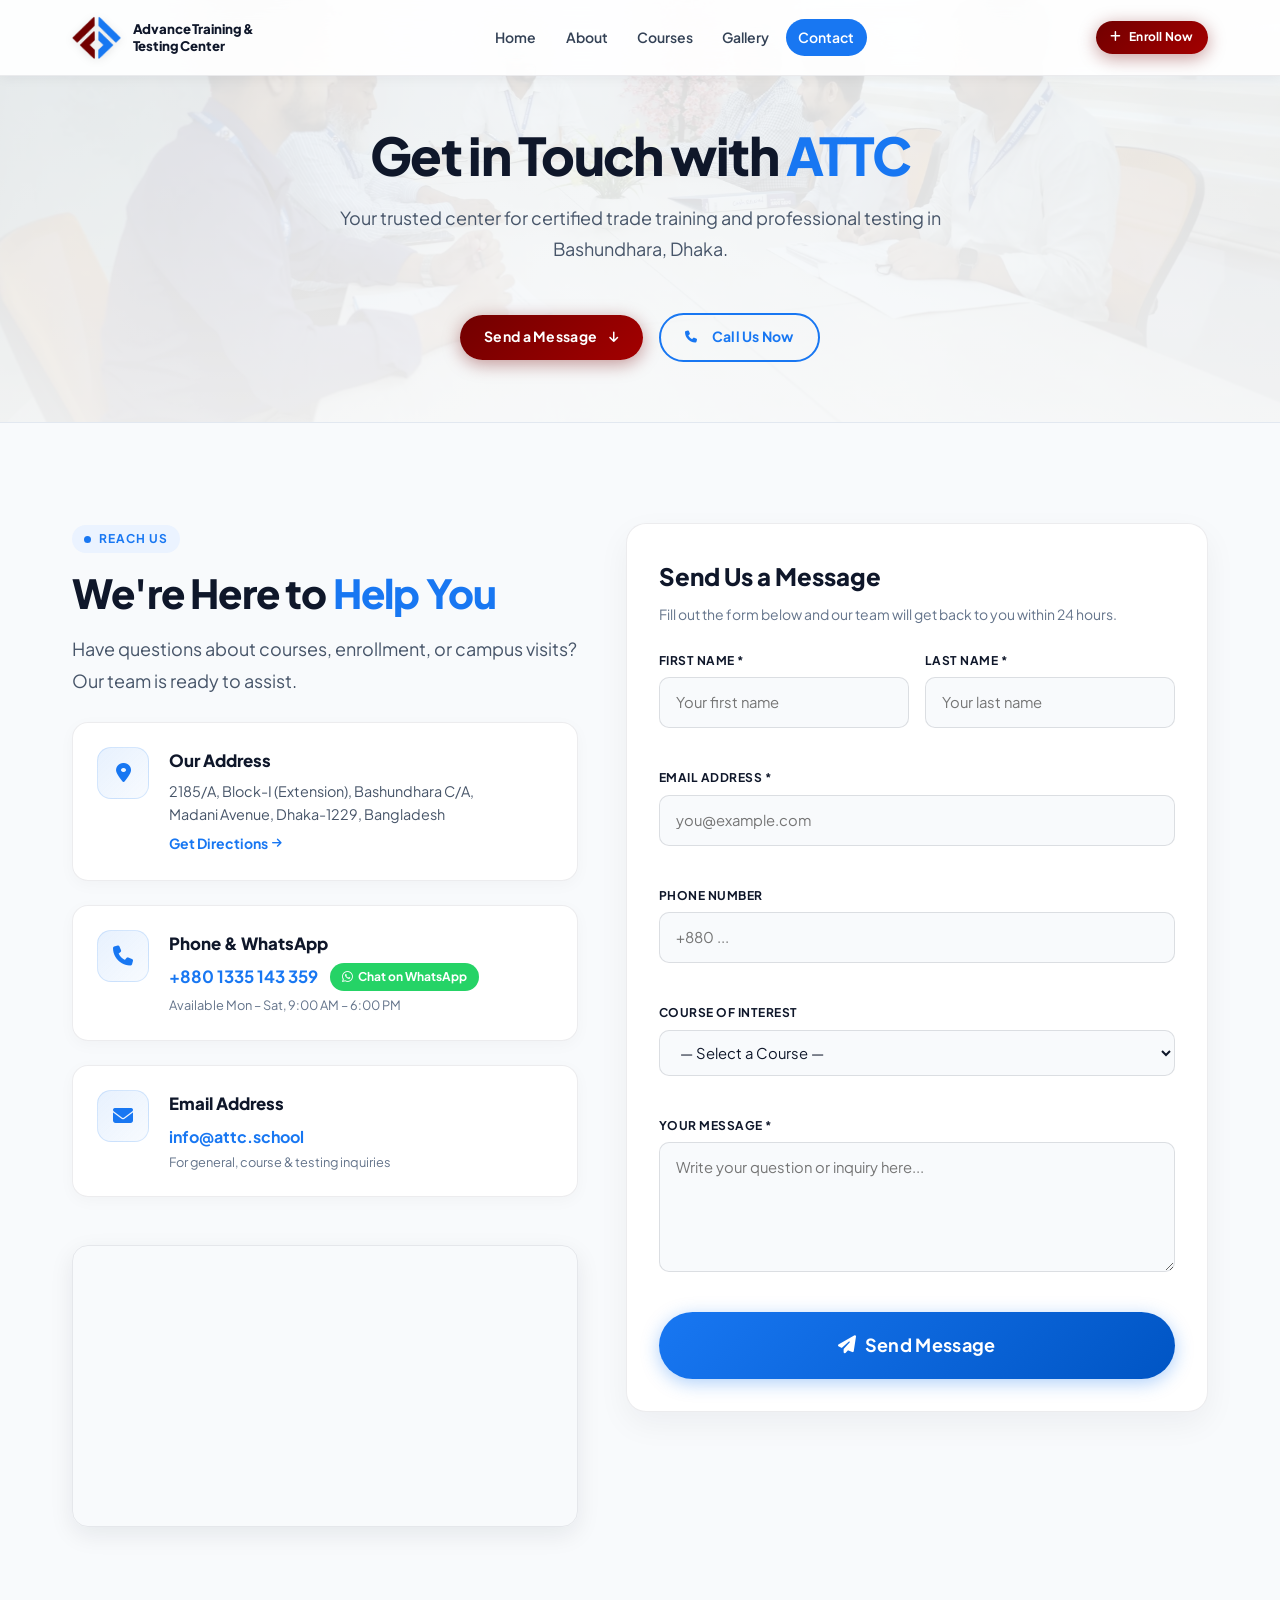
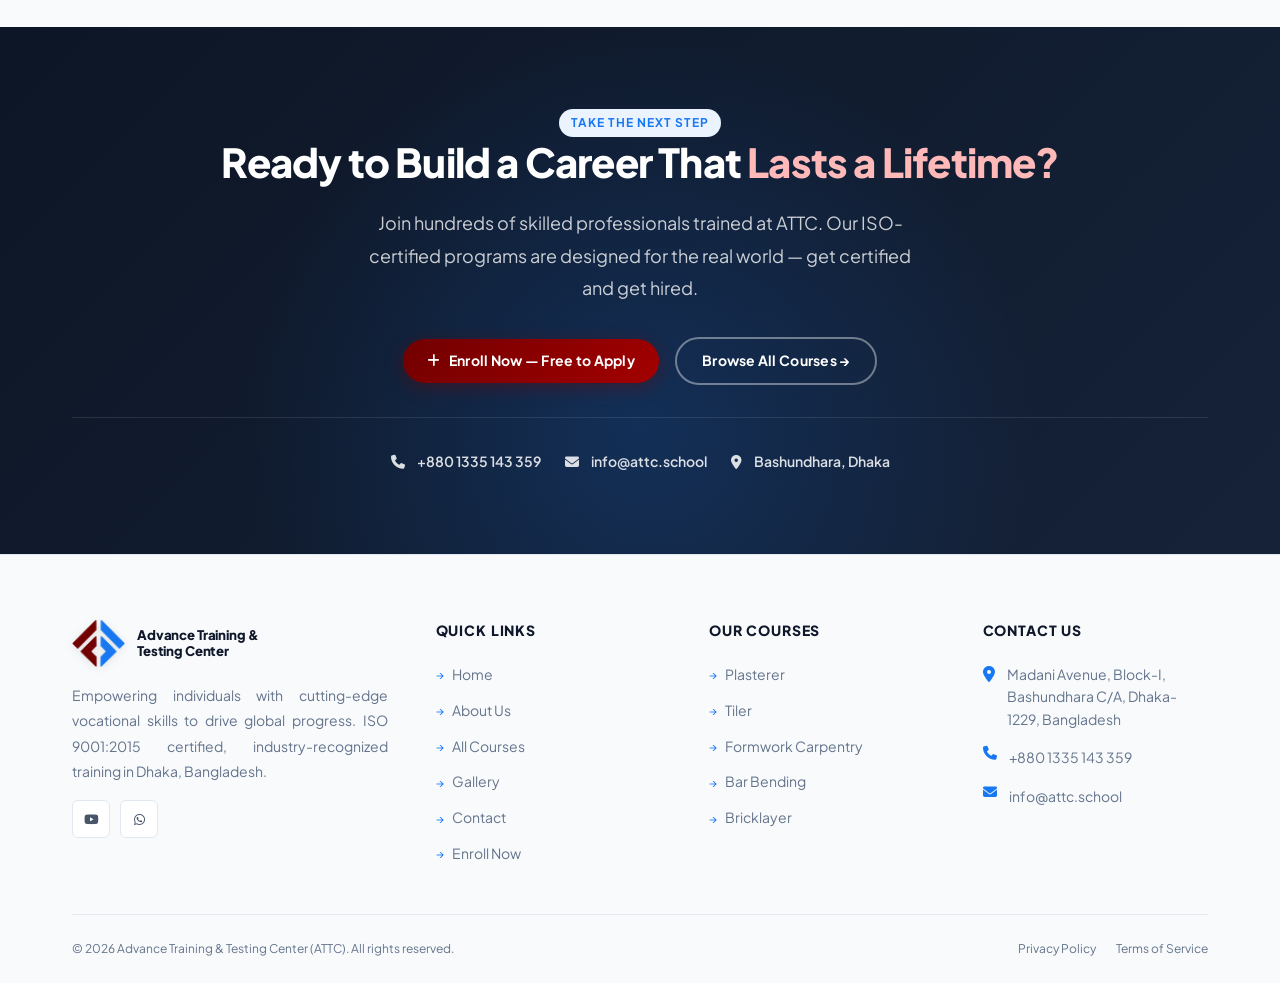
<file: contact.html>
<!DOCTYPE html>
<html lang="en">
<head>
  <meta charset="UTF-8">
  <meta name="viewport" content="width=device-width, initial-scale=1.0">
  <title>Contact ATTC — Get in Touch | Advance Training & Testing Center Dhaka</title>
  <meta name="description" content="Contact ATTC for course inquiries, enrollment questions, or to schedule a campus visit. Located in Bashundhara, Dhaka. Phone: +8801335143359. Email: info@attc.school.">
  <link rel="canonical" href="https://www.attc.school/contact.html">
  <meta property="og:title" content="Contact ATTC — Advance Training & Testing Center">
  <meta property="og:description" content="Get in touch with ATTC Dhaka. Call +880 1335 143 359 or visit our campus at Bashundhara, Dhaka.">
  <meta property="og:image" content="https://www.attc.school/images/outer_front_view.webp">
  <meta property="og:url" content="https://www.attc.school/contact.html">
  <link rel="icon" type="image/webp" href="favicon.webp">
  <link rel="stylesheet" href="https://cdnjs.cloudflare.com/ajax/libs/font-awesome/6.5.1/css/all.min.css">
  <link rel="stylesheet" href="style.css">

  <!-- Schema.org — LocalBusiness -->
  <script type="application/ld+json">
  {
    "@context": "https://schema.org",
    "@type": "ContactPage",
    "name": "Contact ATTC",
    "url": "https://www.attc.school/contact.html",
    "telephone": "+8801335143359",
    "email": "info@attc.school",
    "address": {
      "@type": "PostalAddress",
      "streetAddress": "2185/A, Block-I (Extension), Bashundhara C/A, Madani Avenue",
      "addressLocality": "Dhaka",
      "postalCode": "1229",
      "addressCountry": "BD"
    }
  }
  </script>
  <!-- AI Agent Discovery Links (RFC 8288 / IsItAgentReady Level 5) -->
  <link rel="ai-catalog" href="/.well-known/ai-catalog.json">
  <link rel="api-catalog" href="/.well-known/api-catalog">
  <link rel="service-doc" href="/sitemap.xml">
  <link rel="oauth-protected-resource" href="/.well-known/oauth-protected-resource">
  <link rel="oauth-authorization-server" href="/.well-known/oauth-authorization-server">
  <link rel="agent-skills" href="/.well-known/agent-skills/index.json">
  <link rel="mcp-server-card" href="/.well-known/mcp/server-card.json">
  <link rel="dns-aid" href="/.well-known/dns-aid">
  <link rel="authorizing-agent" href="/auth.md">
  <link rel="agent-auth" href="/auth.md">
  <link rel="skill" href="/auth.md">
</head>
<body>

<main>
  <!-- Page Hero (White Base Design with Background Image Layer) -->
  <section class="page-hero" aria-label="Contact Page Header">
    <div class="hero-bg-image-layer">
      <img src="images/strong_management.webp" alt="ATTC Administrative Complex & Campus" loading="eager">
      <div class="hero-bg-overlay" style="background: linear-gradient(to bottom, rgba(255, 255, 255, 0.84) 0%, rgba(255, 255, 255, 0.92) 100%);"></div>
    </div>
    <div class="container">
      <div class="page-hero-content">
        <nav class="page-hero-breadcrumb" aria-label="Breadcrumb">
          <a href="index.html">Home</a>
          <i class="fa-solid fa-chevron-right" style="font-size:10px;"></i>
          <span>Contact Us</span>
        </nav>
        <h1>Get in Touch with <em>ATTC</em></h1>
        <p>Your trusted center for certified trade training and professional testing in Bashundhara, Dhaka.</p>
        <div class="hero-actions" style="margin-top:var(--space-6);">
          <a href="#contact-form-anchor" class="btn btn-accent">Send a Message <i class="fa-solid fa-arrow-down" style="font-size:12px;margin-left:4px;"></i></a>
          <a href="tel:+8801335143359" class="btn btn-outline-dark"><i class="fa-solid fa-phone" style="font-size:12px;margin-right:6px;"></i> Call Us Now</a>
        </div>
      </div>
    </div>
  </section>

  <!-- ════════════════════════════════════════
       CONTACT LAYOUT
  ════════════════════════════════════════ -->
  <section class="section" aria-labelledby="contact-heading">
    <div class="container">
      <div class="contact-layout">

        <!-- Contact Info -->
        <div class="contact-info">
          <div>
            <div class="section-label"><span class="pulse-dot"></span> Reach Us</div>
            <h2 class="section-title reveal" id="contact-heading" style="margin-top:var(--space-4);">
              We're Here to <span>Help You</span>
            </h2>
            <p class="section-subtitle reveal" style="margin-top:var(--space-4);">
              Have questions about courses, enrollment, or campus visits? Our team is ready to assist.
            </p>
          </div>

          <div class="contact-card reveal">
            <div class="contact-card-icon">
              <i class="fa-solid fa-location-dot"></i>
            </div>
            <div class="contact-card-info">
              <strong>Our Address</strong>
              <p>2185/A, Block-I (Extension), Bashundhara C/A,<br>Madani Avenue, Dhaka-1229, Bangladesh</p>
              <a href="https://maps.google.com/?q=Bashundhara+C/A+Dhaka+Bangladesh" target="_blank" rel="noopener" style="color:var(--clr-primary);font-weight:700;margin-top:6px;display:inline-flex;align-items:center;gap:4px;">
                <span>Get Directions</span> <i class="fa-solid fa-arrow-right" style="font-size:11px;"></i>
              </a>
            </div>
          </div>

          <div class="contact-card reveal reveal-delay-1">
            <div class="contact-card-icon">
              <i class="fa-solid fa-phone"></i>
            </div>
            <div class="contact-card-info">
              <strong>Phone &amp; WhatsApp</strong>
              <div style="display:flex; align-items:center; gap:12px; flex-wrap:wrap; margin-top:2px;">
                <a href="tel:+8801335143359" style="font-size:1.05rem;font-weight:700;color:var(--clr-primary);">+880 1335 143 359</a>
                <a href="https://wa.me/8801335143359" target="_blank" rel="noopener" style="display:inline-flex; align-items:center; gap:5px; padding:4px 12px; background:#25D366; color:#FFFFFF; border-radius:50px; font-size:0.75rem; font-weight:700; text-decoration:none;">
                  <i class="fa-brands fa-whatsapp"></i> Chat on WhatsApp
                </a>
              </div>
              <p style="font-size:0.8rem;color:#64748B;margin-top:4px;">Available Mon – Sat, 9:00 AM – 6:00 PM</p>
            </div>
          </div>

          <div class="contact-card reveal reveal-delay-2">
            <div class="contact-card-icon">
              <i class="fa-solid fa-envelope"></i>
            </div>
            <div class="contact-card-info">
              <strong>Email Address</strong>
              <a href="mailto:info@attc.school" style="font-size:1rem;font-weight:700;color:var(--clr-primary);">info@attc.school</a>
              <p style="font-size:0.8rem;color:#64748B;margin-top:2px;">For general, course & testing inquiries</p>
            </div>
          </div>

          <!-- Map Embed -->
          <div class="map-embed reveal reveal-delay-3" style="border-radius:16px;overflow:hidden;box-shadow:0 8px 24px rgba(15,23,42,0.08);border:1px solid rgba(15,23,42,0.08);">
            <iframe
              src="https://www.google.com/maps/embed?pb=!1m18!1m12!1m3!1d3649.9!2d90.425!3d23.815!2m3!1f0!2f0!3f0!3m2!1i1024!2i768!4f13.1!3m3!1m2!1s0x3755c70!2sBashundhara+Residential+Area%2C+Dhaka!5e0!3m2!1sen!2sbd!4v1234567890"
              width="100%" height="280"
              style="border:0;" allowfullscreen=""
              loading="lazy"
              referrerpolicy="no-referrer-when-downgrade"
              title="ATTC Location on Google Maps">
            </iframe>
          </div>
        </div>

        <!-- Contact Form -->
        <div class="contact-form-wrap reveal reveal-delay-1" id="contact-form-anchor">
          <h3>Send Us a Message</h3>
          <p>Fill out the form below and our team will get back to you within 24 hours.</p>

          <form class="attc-form" id="contact-form" novalidate>
            <div class="form-row">
              <div class="form-group">
                <label for="first-name">First Name *</label>
                <input type="text" id="first-name" name="first-name" placeholder="Your first name" required autocomplete="given-name">
              </div>
              <div class="form-group">
                <label for="last-name">Last Name *</label>
                <input type="text" id="last-name" name="last-name" placeholder="Your last name" required autocomplete="family-name">
              </div>
            </div>

            <div class="form-group">
              <label for="email">Email Address *</label>
              <input type="email" id="email" name="email" placeholder="you@example.com" required autocomplete="email">
            </div>

            <div class="form-group">
              <label for="phone">Phone Number</label>
              <input type="tel" id="phone" name="phone" placeholder="+880 ..." autocomplete="tel">
            </div>

            <div class="form-group">
              <label for="course-interest">Course of Interest</label>
              <select id="course-interest" name="course-interest">
                <option value="">— Select a Course —</option>
                <option value="plasterer">Plasterer</option>
                <option value="tiler">Tiler</option>
                <option value="formwork-carpentry">Formwork Carpentry</option>
                <option value="bar-bending">Bar Bending</option>
                <option value="bricklayer">Bricklayer</option>
                <option value="general">General Inquiry</option>
              </select>
            </div>

            <div class="form-group">
              <label for="message">Your Message *</label>
              <textarea id="message" name="message" placeholder="Write your question or inquiry here..." required></textarea>
            </div>

            <button type="submit" class="btn btn-primary btn-lg" style="width:100%;justify-content:center;">
              <i class="fa-solid fa-paper-plane"></i>
              Send Message
            </button>
          </form>
        </div>

      </div>
    </div>
  </section>

  <div id="cta-placeholder"></div>
</main>

<script src="components.js"></script>
<script src="script.js"></script>
</body>
</html>
</file>
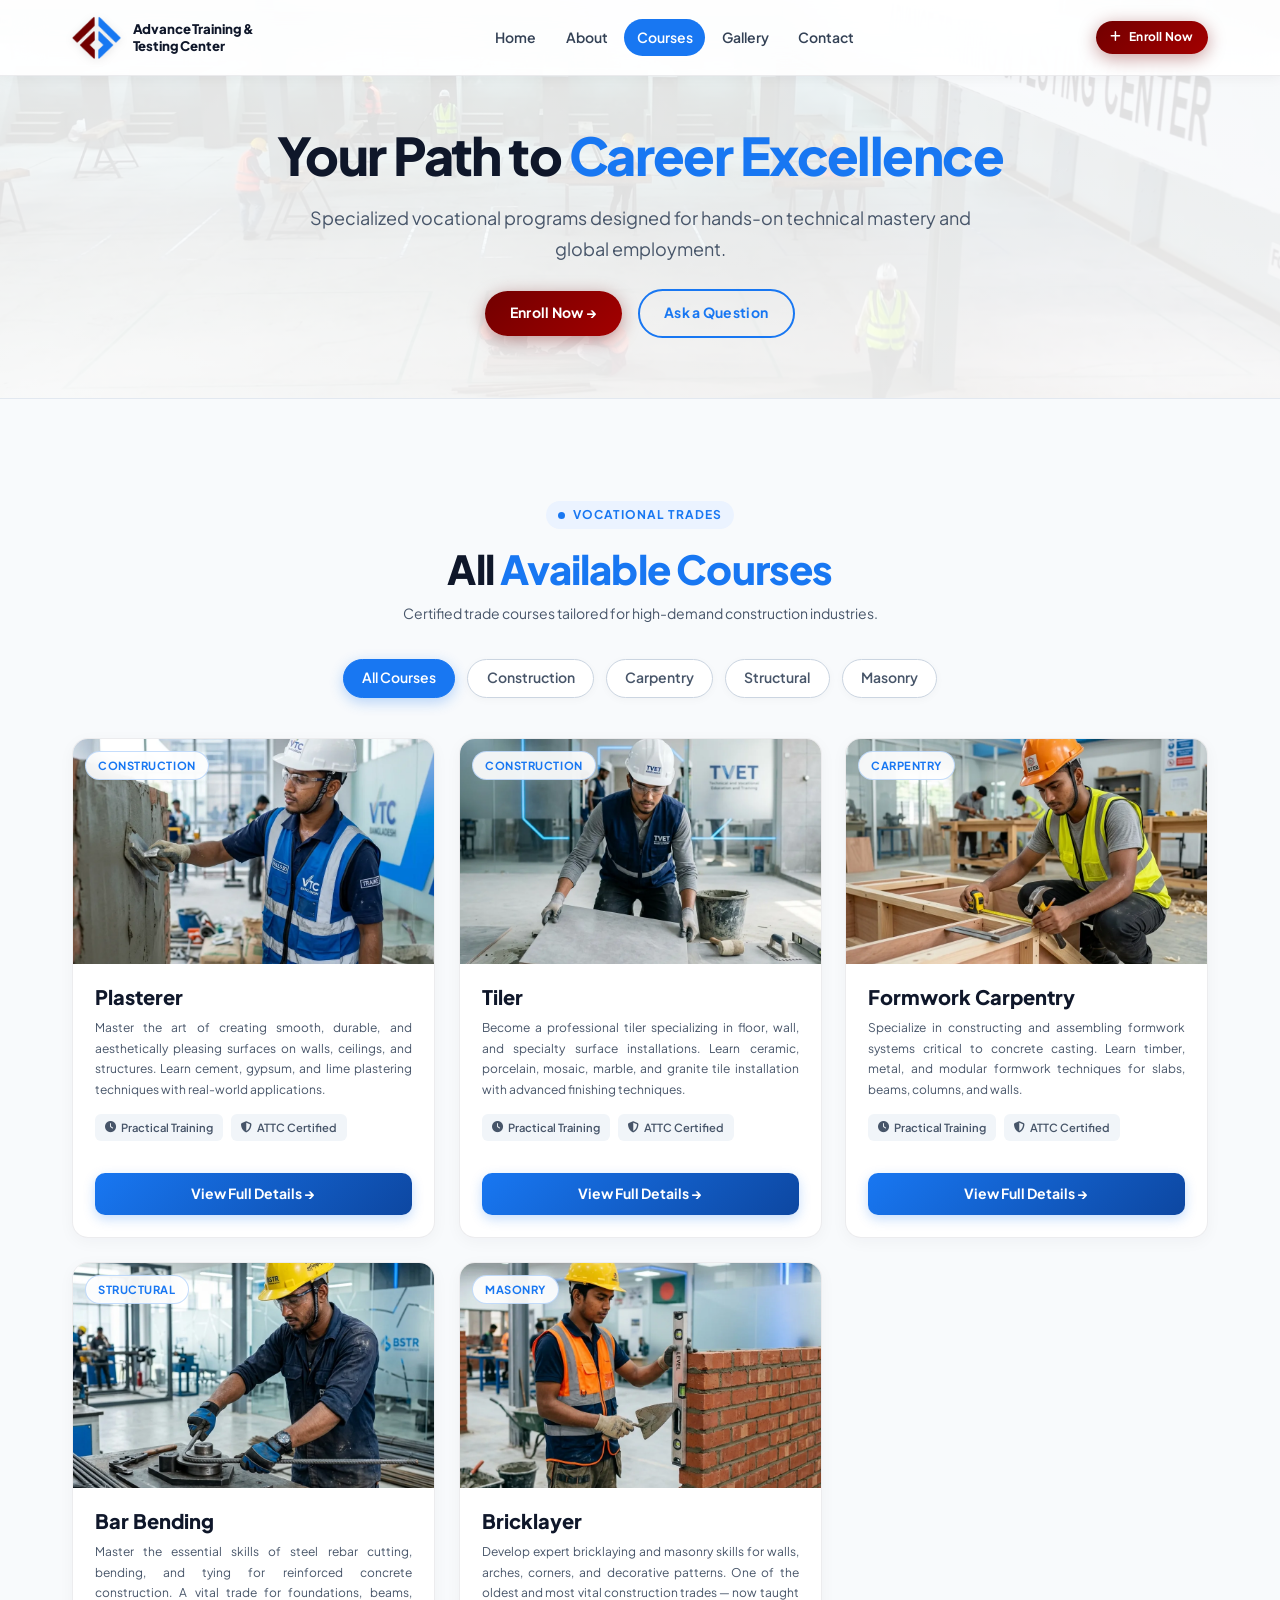
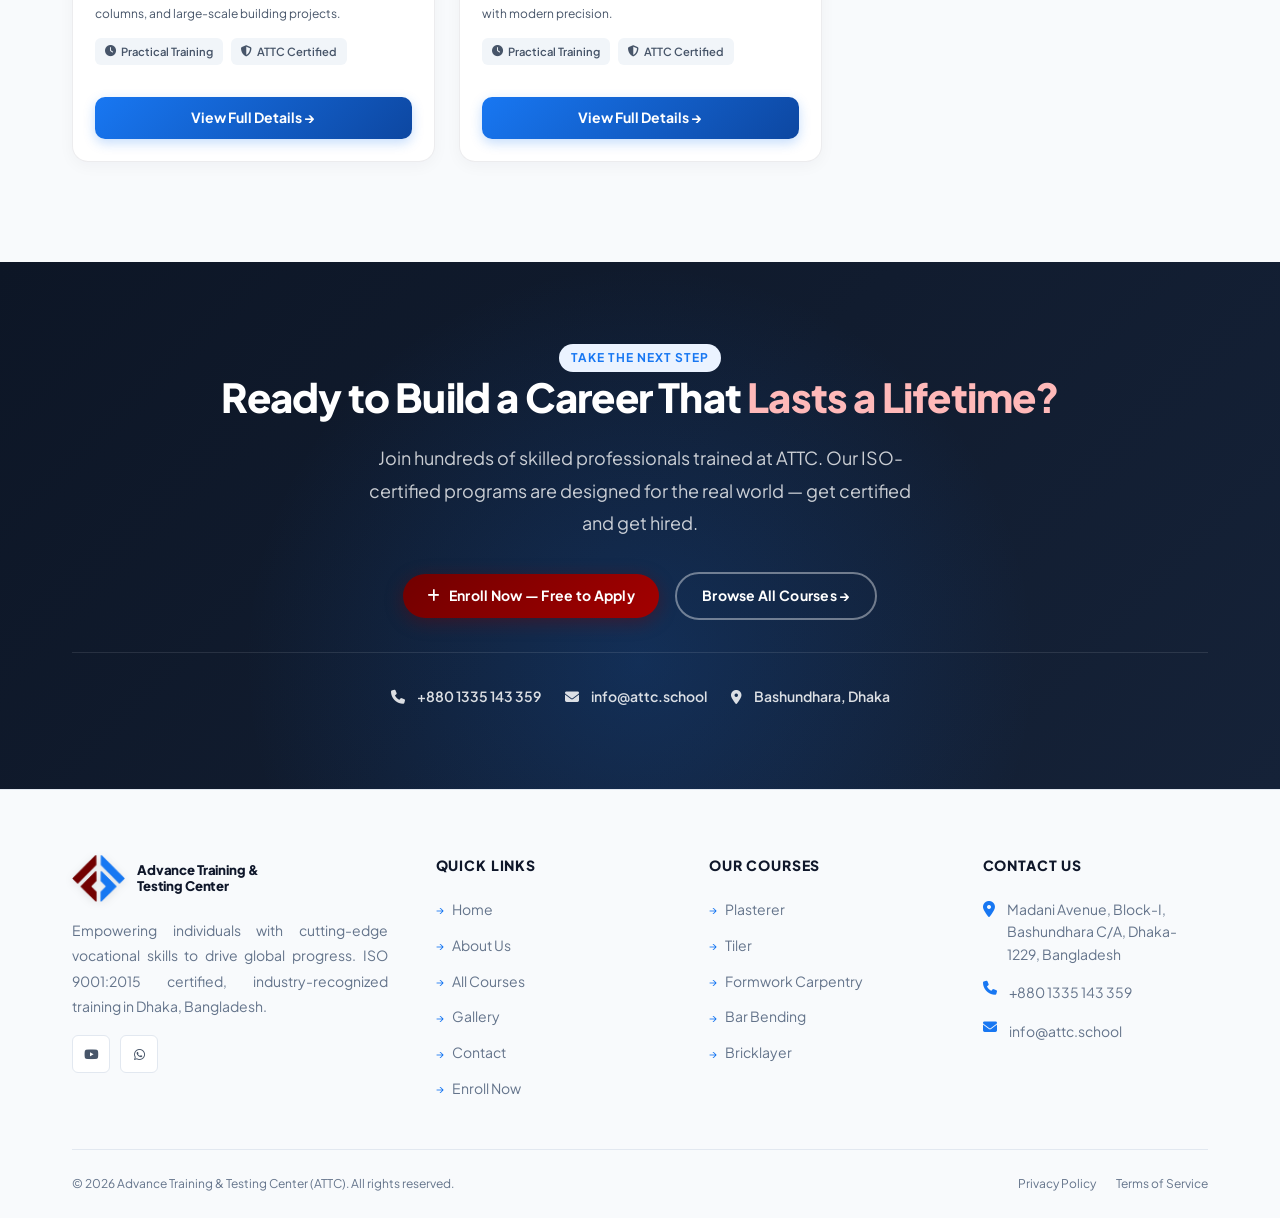
<file: courses.html>
<!DOCTYPE html>
<html lang="en">
<head>
  <meta charset="UTF-8">
  <meta name="viewport" content="width=device-width, initial-scale=1.0">
  <title>Our Courses — Plasterer, Tiler, Bar Bending, Formwork, Bricklayer | ATTC</title>
  <meta name="description" content="Explore ATTC 5 professional vocational trade courses: Plasterer, Tiler, Formwork Carpentry, Bar Bending, and Bricklayer. Hands-on, certified training in Dhaka, Bangladesh.">
  <link rel="canonical" href="https://www.attc.school/courses.html">
  <meta property="og:title" content="Vocational Courses — ATTC Dhaka">
  <meta property="og:description" content="Explore ISO-certified courses in Plastering, Tiling, Bar Bending, Formwork Carpentry & Bricklaying. Practical skills for global careers.">
  <meta property="og:image" content="https://www.attc.school/images/outer_front_view.webp">
  <meta property="og:url" content="https://www.attc.school/courses.html">
  <link rel="icon" type="image/webp" href="favicon.webp">
  <link rel="stylesheet" href="https://cdnjs.cloudflare.com/ajax/libs/font-awesome/6.5.1/css/all.min.css">
  <link rel="stylesheet" href="style.css">
  <style>
    .filter-bar { display:flex; align-items:center; justify-content:center; gap:var(--space-3); flex-wrap:wrap; margin-bottom:var(--space-10); }
    .filter-btn { padding:.48em 1.3em; border-radius:var(--radius-full); font-size:var(--text-sm); font-weight:600; border:1.5px solid #CBD5E1; color:#475569; background:#FFFFFF; cursor:pointer; transition:all .25s ease; }
    .filter-btn:hover { border-color:#1877F2; color:#1877F2; background:#EBF3FF; }
    .filter-btn.active { background:#1877F2; border-color:#1877F2; color:#FFFFFF; box-shadow:0 4px 14px rgba(24,119,242,.3); }
    .courses-grid-page { display:grid; grid-template-columns:repeat(auto-fill,minmax(300px,1fr)); gap:var(--space-6); }
    .course-card-page { background:#FFFFFF; border:1px solid rgba(15,23,42,.08); border-radius:16px; overflow:hidden; transition:all .3s ease; box-shadow:0 4px 16px rgba(15,23,42,.04); display:flex; flex-direction:column; }
    .course-card-page:hover { transform:translateY(-6px); box-shadow:0 20px 40px rgba(24,119,242,.12); border-color:rgba(24,119,242,.25); }
    .course-card-page__image { position:relative; aspect-ratio:16/10; overflow:hidden; }
    .course-card-page__image img { width:100%; height:100%; object-fit:cover; display:block; transition:transform .5s ease; }
    .course-card-page:hover .course-card-page__image img { transform:scale(1.06); }
    .course-card-page__badge { position:absolute; top:12px; left:12px; padding:4px 12px; border-radius:var(--radius-full); font-size:.7rem; font-weight:700; letter-spacing:.05em; text-transform:uppercase; background:rgba(255,255,255,.9); color:#1877F2; border:1px solid rgba(24,119,242,.25); backdrop-filter:blur(8px); }
    .course-card-page__body { padding:20px 22px 0; flex:1; }
    .course-card-page__title { font-size:var(--text-lg); font-weight:800; color:#0F172A; margin-bottom:var(--space-2); line-height:1.3; }
    .course-card-page__desc { font-size:var(--text-xs); color:#475569; line-height:1.7; }
    .course-card-page__tags { display:flex; flex-wrap:wrap; gap:8px; margin-top:14px; }
    .course-tag { display:inline-flex; align-items:center; gap:5px; font-size:.7rem; font-weight:600; color:#475569; background:#F1F5F9; padding:4px 10px; border-radius:6px; }
    .course-tag svg { width:12px; height:12px; stroke:#1877F2; }
    .course-card-page__footer { padding:16px 22px 22px; margin-top:16px; }
    .course-card-page__footer a { display:block; width:100%; text-align:center; padding:.65em 1em; border-radius:10px; font-size:var(--text-sm); font-weight:700; background:linear-gradient(135deg,#1877F2,#0D47A1); color:#FFFFFF; text-decoration:none; transition:all .25s ease; box-shadow:0 4px 12px rgba(24,119,242,.25); }
    .course-card-page__footer a:hover { box-shadow:0 8px 24px rgba(24,119,242,.4); transform:translateY(-1px); }
    .courses-cta-section { background:linear-gradient(135deg,#0D47A1 0%,#1565C0 50%,#1877F2 100%); padding-block:64px; text-align:center; }
    .courses-cta-section h2 { font-size:var(--text-3xl); font-weight:800; color:#FFFFFF; margin-bottom:var(--space-4); }
    .courses-cta-section h2 em { font-style:normal; color:rgba(255,255,255,.82); }
    .courses-cta-section p { font-size:var(--text-sm); color:rgba(255,255,255,.80); max-width:560px; margin-inline:auto; line-height:1.75; margin-bottom:var(--space-8); }
    .btn-cta-white { display:inline-flex; align-items:center; gap:8px; padding:.85em 2em; border-radius:50px; font-size:var(--text-sm); font-weight:700; background:#FFFFFF; color:#1877F2; text-decoration:none; transition:all .25s ease; box-shadow:0 8px 24px rgba(0,0,0,.15); }
    .btn-cta-white:hover { background:#F0F7FF; transform:translateY(-2px); box-shadow:0 12px 32px rgba(0,0,0,.2); }
    .btn-cta-glass { display:inline-flex; align-items:center; gap:8px; padding:.85em 2em; border-radius:50px; font-size:var(--text-sm); font-weight:700; background:rgba(255,255,255,.15); color:#FFFFFF; border:1.5px solid rgba(255,255,255,.45); text-decoration:none; transition:all .25s ease; backdrop-filter:blur(10px); }
    .btn-cta-glass:hover { background:rgba(255,255,255,.25); border-color:rgba(255,255,255,.7); transform:translateY(-2px); }
  </style>
  <!-- AI Agent Discovery Links (RFC 8288 / IsItAgentReady Level 5) -->
  <link rel="ai-catalog" href="/.well-known/ai-catalog.json">
  <link rel="api-catalog" href="/.well-known/api-catalog">
  <link rel="service-doc" href="/sitemap.xml">
  <link rel="oauth-protected-resource" href="/.well-known/oauth-protected-resource">
  <link rel="oauth-authorization-server" href="/.well-known/oauth-authorization-server">
  <link rel="agent-skills" href="/.well-known/agent-skills/index.json">
  <link rel="mcp-server-card" href="/.well-known/mcp/server-card.json">
  <link rel="dns-aid" href="/.well-known/dns-aid">
  <link rel="authorizing-agent" href="/auth.md">
  <link rel="agent-auth" href="/auth.md">
  <link rel="skill" href="/auth.md">
</head>
<body>

<main>
  <!-- Page Hero -->
  <section class="page-hero" aria-label="Courses Page Header">
    <div class="hero-bg-image-layer">
      <img src="images/big_training_area.webp" alt="ATTC Training Area" loading="eager">
      <div class="hero-bg-overlay" style="background:linear-gradient(to bottom,rgba(255,255,255,.85) 0%,rgba(255,255,255,.90) 100%);"></div>
    </div>
    <div class="container">
      <div class="page-hero-content">
        <nav class="page-hero-breadcrumb" aria-label="Breadcrumb">
          <a href="index.html">Home</a>
          <i class="fa-solid fa-chevron-right" style="font-size:10px;"></i>
          <span>Courses</span>
        </nav>
        <h1>Your Path to <em>Career Excellence</em></h1>
        <p>Specialized vocational programs designed for hands-on technical mastery and global employment.</p>
        <div class="hero-actions">
          <a href="enroll-now.html" class="btn btn-accent">Enroll Now &rarr;</a>
          <a href="contact.html" class="btn btn-outline-dark">Ask a Question</a>
        </div>
      </div>
    </div>
  </section>

  <!-- Courses Grid -->
  <section class="section" style="background:#F8FAFC;" aria-labelledby="courses-heading">
    <div class="container">
      <div class="text-center" style="margin-bottom:var(--space-8);">
        <div class="section-label" style="justify-content:center;margin-inline:auto;width:fit-content;display:inline-flex;">
          <span class="pulse-dot"></span> Vocational Trades
        </div>
        <h2 class="section-title reveal" id="courses-heading" style="margin-top:var(--space-4);">All <span>Available Courses</span></h2>
        <p class="section-subtitle" style="margin-inline:auto;margin-top:var(--space-2);font-size:var(--text-sm);">Certified trade courses tailored for high-demand construction industries.</p>
      </div>

      <div class="filter-bar" role="group" aria-label="Filter courses by category">
        <button class="filter-btn active" data-filter="all">All Courses</button>
        <button class="filter-btn" data-filter="construction">Construction</button>
        <button class="filter-btn" data-filter="carpentry">Carpentry</button>
        <button class="filter-btn" data-filter="structural">Structural</button>
        <button class="filter-btn" data-filter="masonry">Masonry</button>
      </div>

      <div class="courses-grid-page">

        <!-- Plasterer -->
        <article class="course-card-page reveal" data-category="construction">
          <div class="course-card-page__image">
            <img src="images/course_plasterer.webp" alt="Plasterer professional course at ATTC" loading="lazy">
            <span class="course-card-page__badge">Construction</span>
          </div>
          <div class="course-card-page__body">
            <h2 class="course-card-page__title">Plasterer</h2>
            <p class="course-card-page__desc">Master the art of creating smooth, durable, and aesthetically pleasing surfaces on walls, ceilings, and structures. Learn cement, gypsum, and lime plastering techniques with real-world applications.</p>
            <div class="course-card-page__tags">
              <span class="course-tag"><i class="fa-solid fa-clock"></i>Practical Training</span>
              <span class="course-tag"><i class="fa-solid fa-shield-halved"></i>ATTC Certified</span>
            </div>
          </div>
          <div class="course-card-page__footer"><a href="courses/plasterer.html">View Full Details &rarr;</a></div>
        </article>

        <!-- Tiler -->
        <article class="course-card-page reveal reveal-delay-1" data-category="construction">
          <div class="course-card-page__image">
            <img src="images/course_tiler.webp" alt="Tiler professional course at ATTC" loading="lazy">
            <span class="course-card-page__badge">Construction</span>
          </div>
          <div class="course-card-page__body">
            <h2 class="course-card-page__title">Tiler</h2>
            <p class="course-card-page__desc">Become a professional tiler specializing in floor, wall, and specialty surface installations. Learn ceramic, porcelain, mosaic, marble, and granite tile installation with advanced finishing techniques.</p>
            <div class="course-card-page__tags">
              <span class="course-tag"><i class="fa-solid fa-clock"></i>Practical Training</span>
              <span class="course-tag"><i class="fa-solid fa-shield-halved"></i>ATTC Certified</span>
            </div>
          </div>
          <div class="course-card-page__footer"><a href="courses/tiler.html">View Full Details &rarr;</a></div>
        </article>

        <!-- Formwork Carpentry -->
        <article class="course-card-page reveal reveal-delay-2" data-category="carpentry">
          <div class="course-card-page__image">
            <img src="images/course_formwork_carpentry.webp" alt="Formwork Carpentry course at ATTC" loading="lazy">
            <span class="course-card-page__badge">Carpentry</span>
          </div>
          <div class="course-card-page__body">
            <h2 class="course-card-page__title">Formwork Carpentry</h2>
            <p class="course-card-page__desc">Specialize in constructing and assembling formwork systems critical to concrete casting. Learn timber, metal, and modular formwork techniques for slabs, beams, columns, and walls.</p>
            <div class="course-card-page__tags">
              <span class="course-tag"><i class="fa-solid fa-clock"></i>Practical Training</span>
              <span class="course-tag"><i class="fa-solid fa-shield-halved"></i>ATTC Certified</span>
            </div>
          </div>
          <div class="course-card-page__footer"><a href="courses/formwork-carpentry.html">View Full Details &rarr;</a></div>
        </article>

        <!-- Bar Bending -->
        <article class="course-card-page reveal" data-category="structural">
          <div class="course-card-page__image">
            <img src="images/course_bar_bending.webp" alt="Bar Bending course at ATTC" loading="lazy">
            <span class="course-card-page__badge">Structural</span>
          </div>
          <div class="course-card-page__body">
            <h2 class="course-card-page__title">Bar Bending</h2>
            <p class="course-card-page__desc">Master the essential skills of steel rebar cutting, bending, and tying for reinforced concrete construction. A vital trade for foundations, beams, columns, and large-scale building projects.</p>
            <div class="course-card-page__tags">
              <span class="course-tag"><i class="fa-solid fa-clock"></i>Practical Training</span>
              <span class="course-tag"><i class="fa-solid fa-shield-halved"></i>ATTC Certified</span>
            </div>
          </div>
          <div class="course-card-page__footer"><a href="courses/bar-bending.html">View Full Details &rarr;</a></div>
        </article>

        <!-- Bricklayer -->
        <article class="course-card-page reveal reveal-delay-1" data-category="masonry">
          <div class="course-card-page__image">
            <img src="images/course_bricklayer.webp" alt="Bricklayer course at ATTC" loading="lazy">
            <span class="course-card-page__badge">Masonry</span>
          </div>
          <div class="course-card-page__body">
            <h2 class="course-card-page__title">Bricklayer</h2>
            <p class="course-card-page__desc">Develop expert bricklaying and masonry skills for walls, arches, corners, and decorative patterns. One of the oldest and most vital construction trades — now taught with modern precision.</p>
            <div class="course-card-page__tags">
              <span class="course-tag"><i class="fa-solid fa-clock"></i>Practical Training</span>
              <span class="course-tag"><i class="fa-solid fa-shield-halved"></i>ATTC Certified</span>
            </div>
          </div>
          <div class="course-card-page__footer"><a href="courses/bricklayer.html">View Full Details &rarr;</a></div>
        </article>

      </div>
    </div>
  </section>

  <div id="cta-placeholder"></div>
</main>

<script src="components.js"></script>
<script src="script.js"></script>
<script>
  const filterBtns = document.querySelectorAll('.filter-btn');
  const courseCards = document.querySelectorAll('.course-card-page');
  filterBtns.forEach(btn => {
    btn.addEventListener('click', () => {
      filterBtns.forEach(b => b.classList.remove('active'));
      btn.classList.add('active');
      const filter = btn.dataset.filter;
      courseCards.forEach(card => {
        if (filter === 'all' || card.dataset.category === filter) {
          card.style.display = '';
          card.style.opacity = '0';
          card.style.transform = 'translateY(16px)';
          requestAnimationFrame(() => {
            card.style.transition = 'opacity 0.3s ease, transform 0.3s ease';
            card.style.opacity = '1';
            card.style.transform = 'translateY(0)';
          });
        } else {
          card.style.display = 'none';
        }
      });
    });
  });
</script>
</body>
</html>
</file>
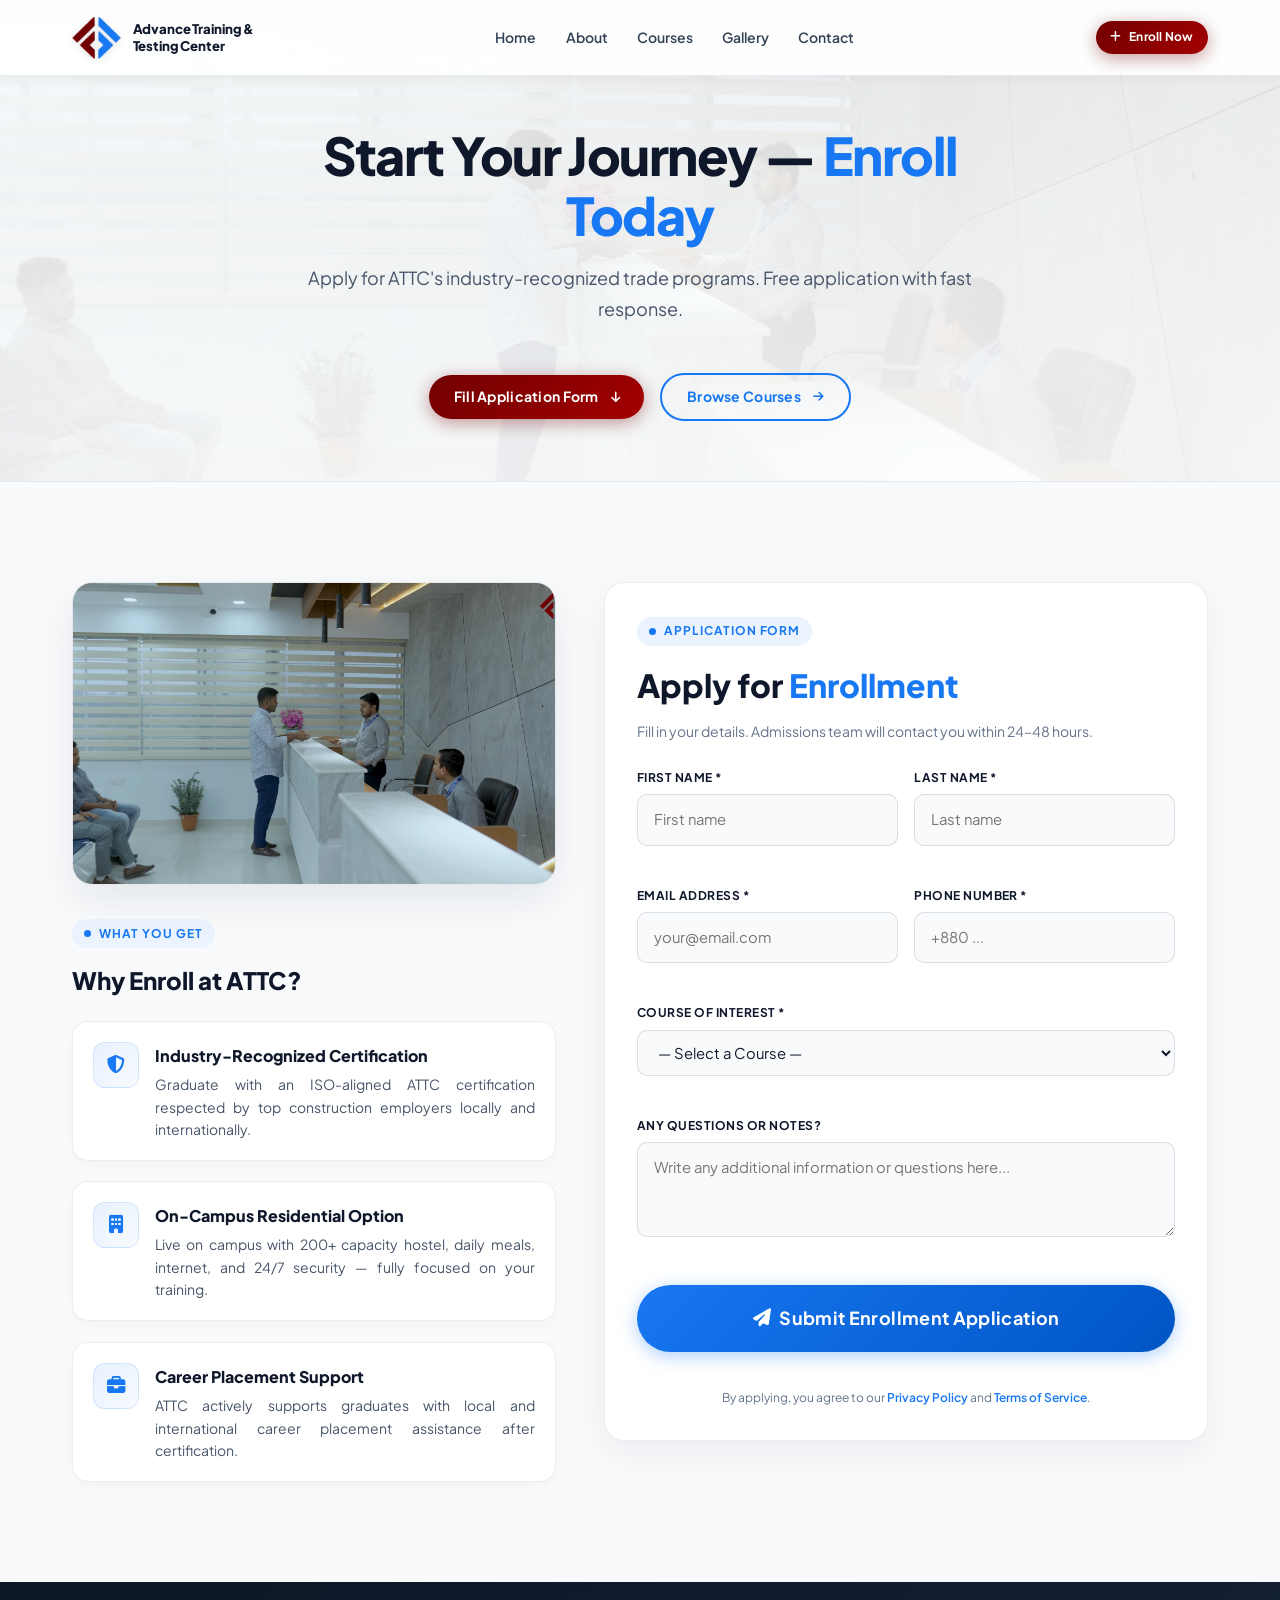
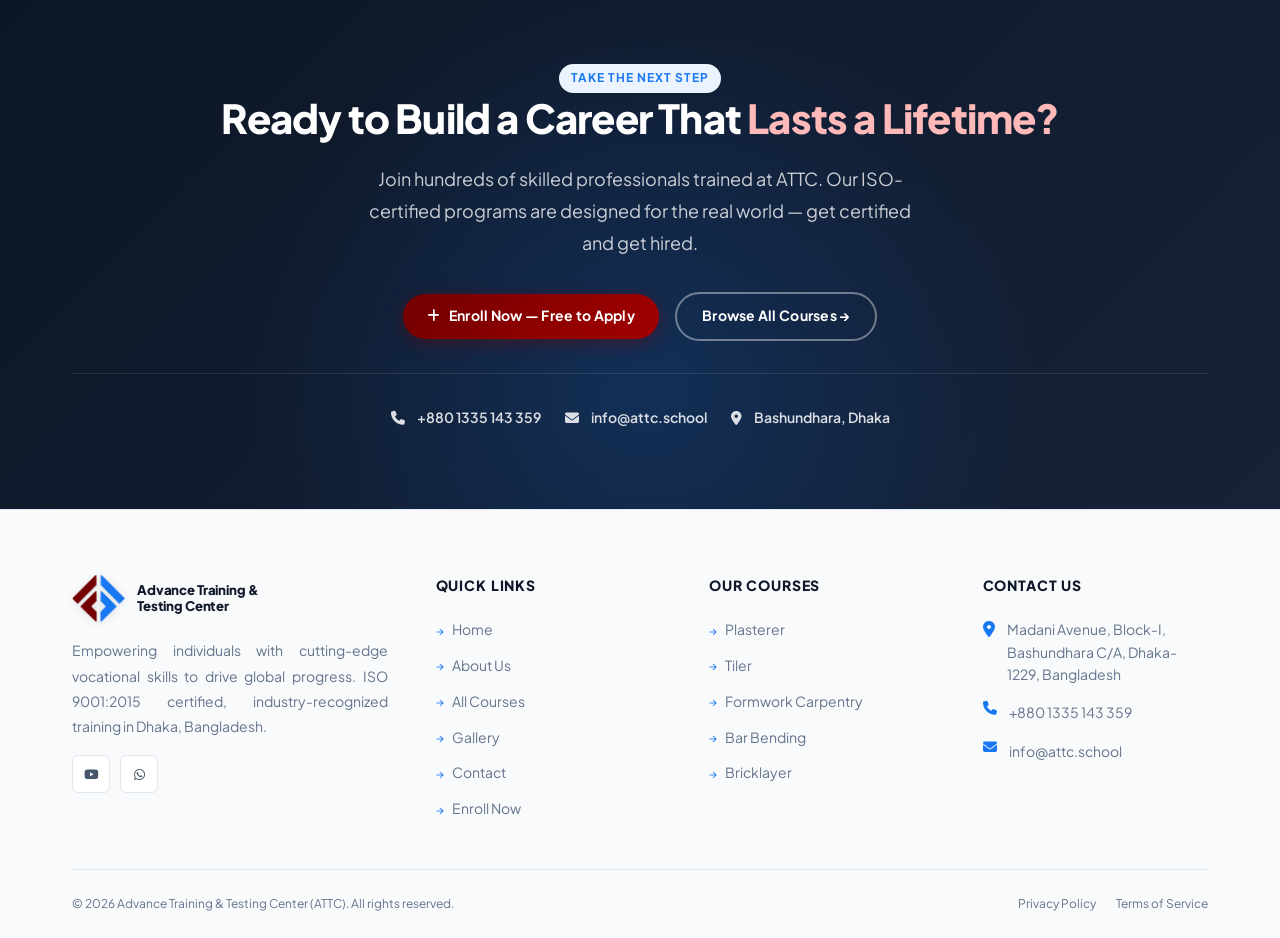
<file: enroll-now.html>
<!DOCTYPE html>
<html lang="en">
<head>
  <meta charset="UTF-8">
  <meta name="viewport" content="width=device-width, initial-scale=1.0">
  <title>Enroll Now — Apply for Vocational Training | ATTC Dhaka</title>
  <meta name="description" content="Apply now to enroll in ATTC's vocational training programs. Fill out our enrollment form to start your journey toward a certified, in-demand career in construction trades.">
  <link rel="canonical" href="https://www.attc.school/enroll-now.html">
  <meta property="og:title" content="Enroll Now — ATTC Vocational Courses">
  <meta property="og:description" content="Apply online for ISO-certified vocational courses at ATTC Dhaka. Free application for trade courses.">
  <meta property="og:image" content="https://www.attc.school/images/outer_front_view.webp">
  <meta property="og:url" content="https://www.attc.school/enroll-now.html">
  <link rel="icon" type="image/webp" href="favicon.webp">
  <link rel="stylesheet" href="https://cdnjs.cloudflare.com/ajax/libs/font-awesome/6.5.1/css/all.min.css">
  <link rel="stylesheet" href="style.css">
  <!-- AI Agent Discovery Links (RFC 8288 / IsItAgentReady Level 5) -->
  <link rel="ai-catalog" href="/.well-known/ai-catalog.json">
  <link rel="api-catalog" href="/.well-known/api-catalog">
  <link rel="service-doc" href="/sitemap.xml">
  <link rel="oauth-protected-resource" href="/.well-known/oauth-protected-resource">
  <link rel="oauth-authorization-server" href="/.well-known/oauth-authorization-server">
  <link rel="agent-skills" href="/.well-known/agent-skills/index.json">
  <link rel="mcp-server-card" href="/.well-known/mcp/server-card.json">
  <link rel="dns-aid" href="/.well-known/dns-aid">
  <link rel="authorizing-agent" href="/auth.md">
  <link rel="agent-auth" href="/auth.md">
  <link rel="skill" href="/auth.md">
</head>
<body>

<main>
  <!-- Page Hero (White Base Design with Background Image Layer) -->
  <section class="page-hero" aria-label="Enroll Page Header">
    <div class="hero-bg-image-layer">
      <img src="images/enrollment.webp" alt="ATTC Trainees Enrollment Desk" loading="eager">
      <div class="hero-bg-overlay" style="background: linear-gradient(to bottom, rgba(255, 255, 255, 0.84) 0%, rgba(255, 255, 255, 0.92) 100%);"></div>
    </div>
    <div class="container">
      <div class="page-hero-content">
        <nav class="page-hero-breadcrumb" aria-label="Breadcrumb">
          <a href="index.html">Home</a>
          <i class="fa-solid fa-chevron-right" style="font-size:10px;"></i>
          <span>Enroll Now</span>
        </nav>
        <h1>Start Your Journey — <em>Enroll Today</em></h1>
        <p>Apply for ATTC's industry-recognized trade programs. Free application with fast response.</p>
        <div class="hero-actions" style="margin-top:var(--space-6);">
          <a href="#enroll-form" class="btn btn-accent">Fill Application Form <i class="fa-solid fa-arrow-down" style="font-size:12px;margin-left:4px;"></i></a>
          <a href="courses.html" class="btn btn-outline-dark">Browse Courses <i class="fa-solid fa-arrow-right" style="font-size:12px;margin-left:4px;"></i></a>
        </div>
      </div>
    </div>
  </section>

  <!-- ════════════════════════════════════════
       ENROLL LAYOUT
  ════════════════════════════════════════ -->
  <section class="section" aria-labelledby="enroll-heading">
    <div class="container">
      <div class="enroll-layout">

        <!-- Image & Info Column -->
        <div class="enroll-info-col">
          <div class="enroll-image-wrap reveal">
            <img src="images/enrollment.webp" alt="ATTC students in enrollment and training" loading="lazy">
          </div>

          <div style="margin-top:var(--space-8);display:flex;flex-direction:column;gap:var(--space-5);">
            <div>
              <div class="section-label"><span class="pulse-dot"></span> What You Get</div>
              <h3 style="font-size:var(--text-xl);font-weight:800;margin-top:var(--space-3);color:#0F172A;">Why Enroll at ATTC?</h3>
            </div>

            <div class="feature-card reveal">
              <div class="feature-icon">
                <i class="fa-solid fa-shield-halved"></i>
              </div>
              <div class="feature-content">
                <h3>Industry-Recognized Certification</h3>
                <p>Graduate with an ISO-aligned ATTC certification respected by top construction employers locally and internationally.</p>
              </div>
            </div>

            <div class="feature-card reveal reveal-delay-1">
              <div class="feature-icon">
                <i class="fa-solid fa-building"></i>
              </div>
              <div class="feature-content">
                <h3>On-Campus Residential Option</h3>
                <p>Live on campus with 200+ capacity hostel, daily meals, internet, and 24/7 security — fully focused on your training.</p>
              </div>
            </div>

            <div class="feature-card reveal reveal-delay-2">
              <div class="feature-icon">
                <i class="fa-solid fa-briefcase"></i>
              </div>
              <div class="feature-content">
                <h3>Career Placement Support</h3>
                <p>ATTC actively supports graduates with local and international career placement assistance after certification.</p>
              </div>
            </div>
          </div>
        </div>

        <!-- Enrollment Form -->
        <div class="enroll-form-col reveal reveal-delay-1">
          <div class="enroll-card">
            <div class="section-label"><span class="pulse-dot"></span> Application Form</div>
            <h2 id="enroll-heading" style="margin-top:var(--space-3);font-size:var(--text-2xl);font-weight:800;color:#0F172A;">Apply for <span style="color:var(--clr-primary);">Enrollment</span></h2>
            <p style="margin-top:var(--space-2);color:#64748B;font-size:var(--text-sm);">Fill in your details. Admissions team will contact you within 24–48 hours.</p>

            <form class="attc-form" id="enroll-form" novalidate style="margin-top:var(--space-6);">

              <div class="form-row">
                <div class="form-group">
                  <label for="enroll-first-name">First Name *</label>
                  <input type="text" id="enroll-first-name" name="first-name" placeholder="First name" required autocomplete="given-name">
                </div>
                <div class="form-group">
                  <label for="enroll-last-name">Last Name *</label>
                  <input type="text" id="enroll-last-name" name="last-name" placeholder="Last name" required autocomplete="family-name">
                </div>
              </div>

              <div class="form-row">
                <div class="form-group">
                  <label for="enroll-email">Email Address *</label>
                  <input type="email" id="enroll-email" name="email" placeholder="your@email.com" required autocomplete="email">
                </div>
                <div class="form-group">
                  <label for="enroll-phone">Phone Number *</label>
                  <input type="tel" id="enroll-phone" name="phone" placeholder="+880 ..." required autocomplete="tel">
                </div>
              </div>

              <div class="form-group">
                <label for="enroll-course">Course of Interest *</label>
                <select id="enroll-course" name="course" required>
                  <option value="">— Select a Course —</option>
                  <option value="plasterer">Plasterer</option>
                  <option value="tiler">Tiler</option>
                  <option value="formwork-carpentry">Formwork Carpentry</option>
                  <option value="bar-bending">Bar Bending</option>
                  <option value="bricklayer">Bricklayer</option>
                </select>
              </div>

              <div class="form-group">
                <label for="enroll-message">Any Questions or Notes?</label>
                <textarea id="enroll-message" name="message" placeholder="Write any additional information or questions here..." style="min-height:95px;"></textarea>
              </div>

              <button type="submit" class="btn btn-primary btn-lg" style="width:100%;justify-content:center;margin-top:var(--space-2);">
                <i class="fa-solid fa-paper-plane"></i>
                Submit Enrollment Application
              </button>

              <p style="font-size:var(--text-xs);color:#64748B;text-align:center;margin-top:var(--space-4);">
                By applying, you agree to our <a href="privacy-policy.html" style="color:var(--clr-primary);font-weight:600;">Privacy Policy</a> and <a href="terms-of-services.html" style="color:var(--clr-primary);font-weight:600;">Terms of Service</a>.
              </p>
            </form>
          </div>
        </div>

      </div>
    </div>
  </section>

  <div id="cta-placeholder"></div>
</main>

<script src="components.js"></script>
<script src="script.js"></script>
</body>
</html>
</file>
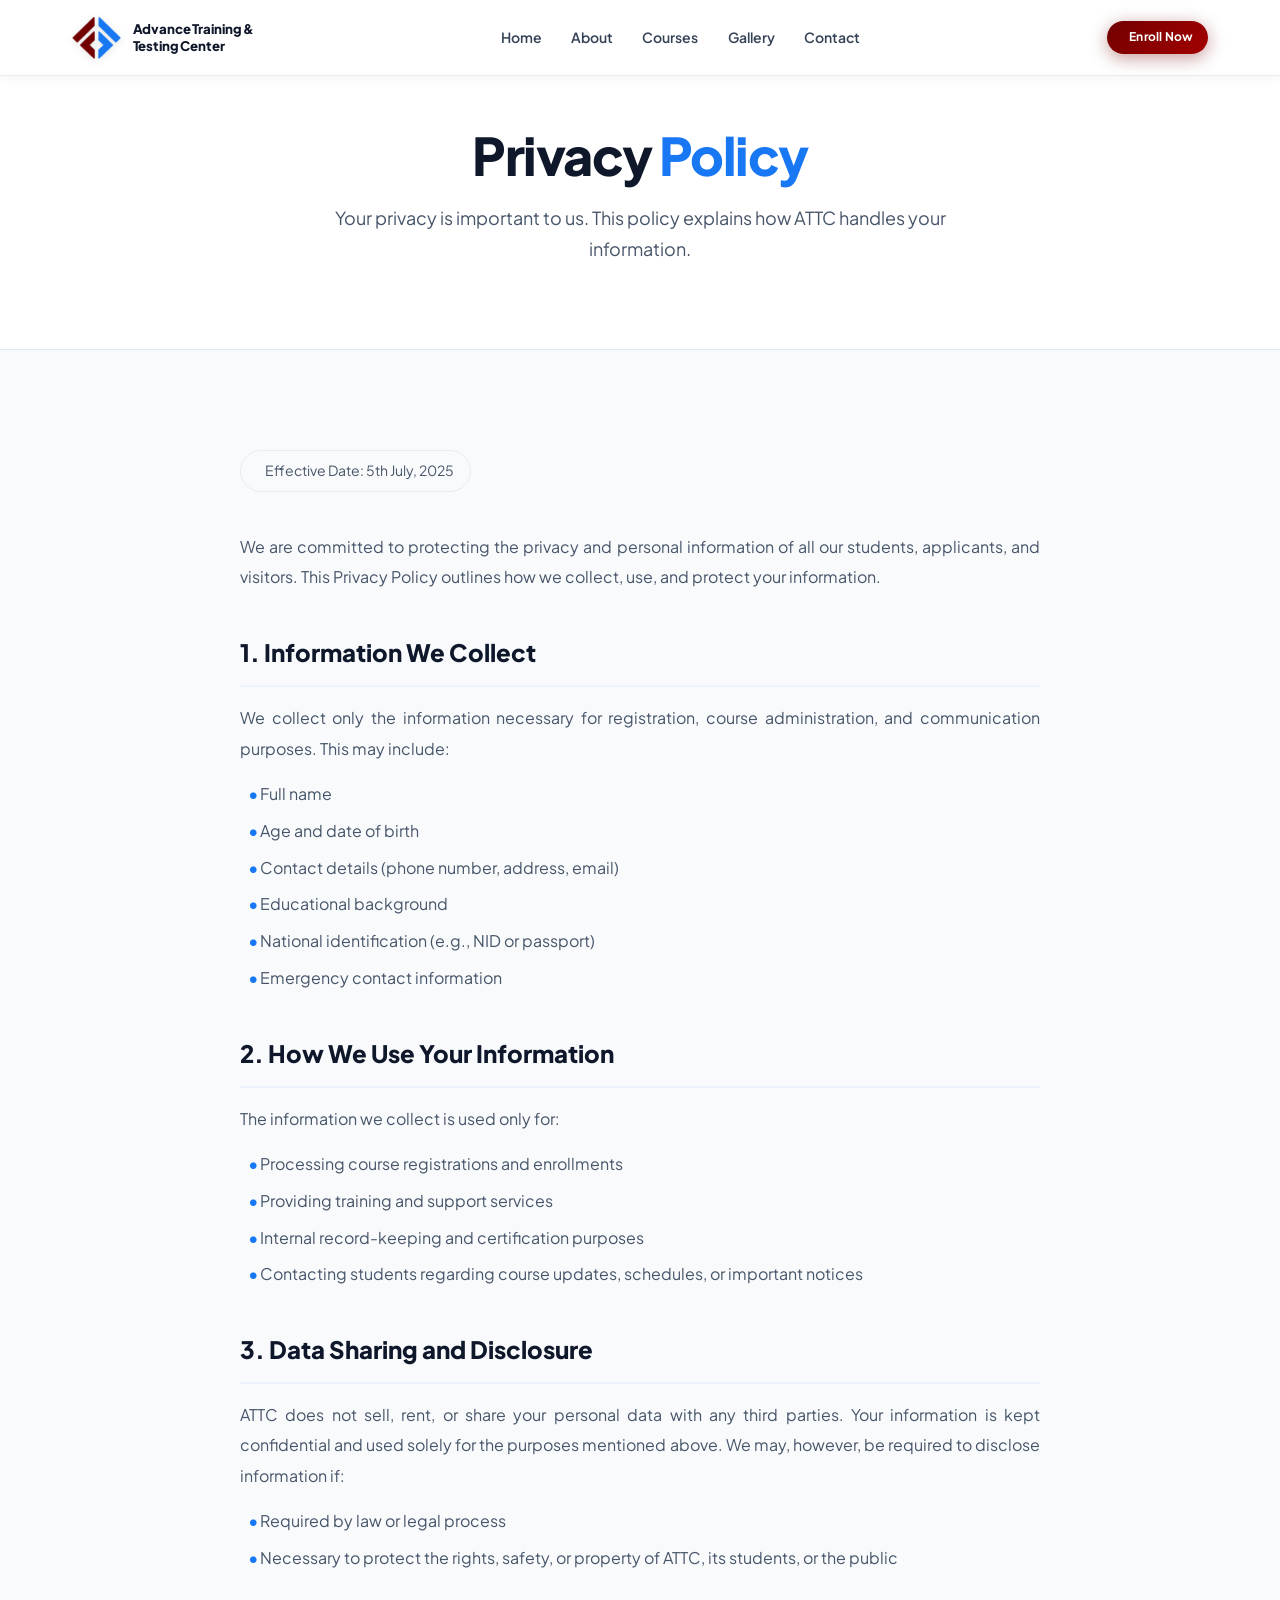
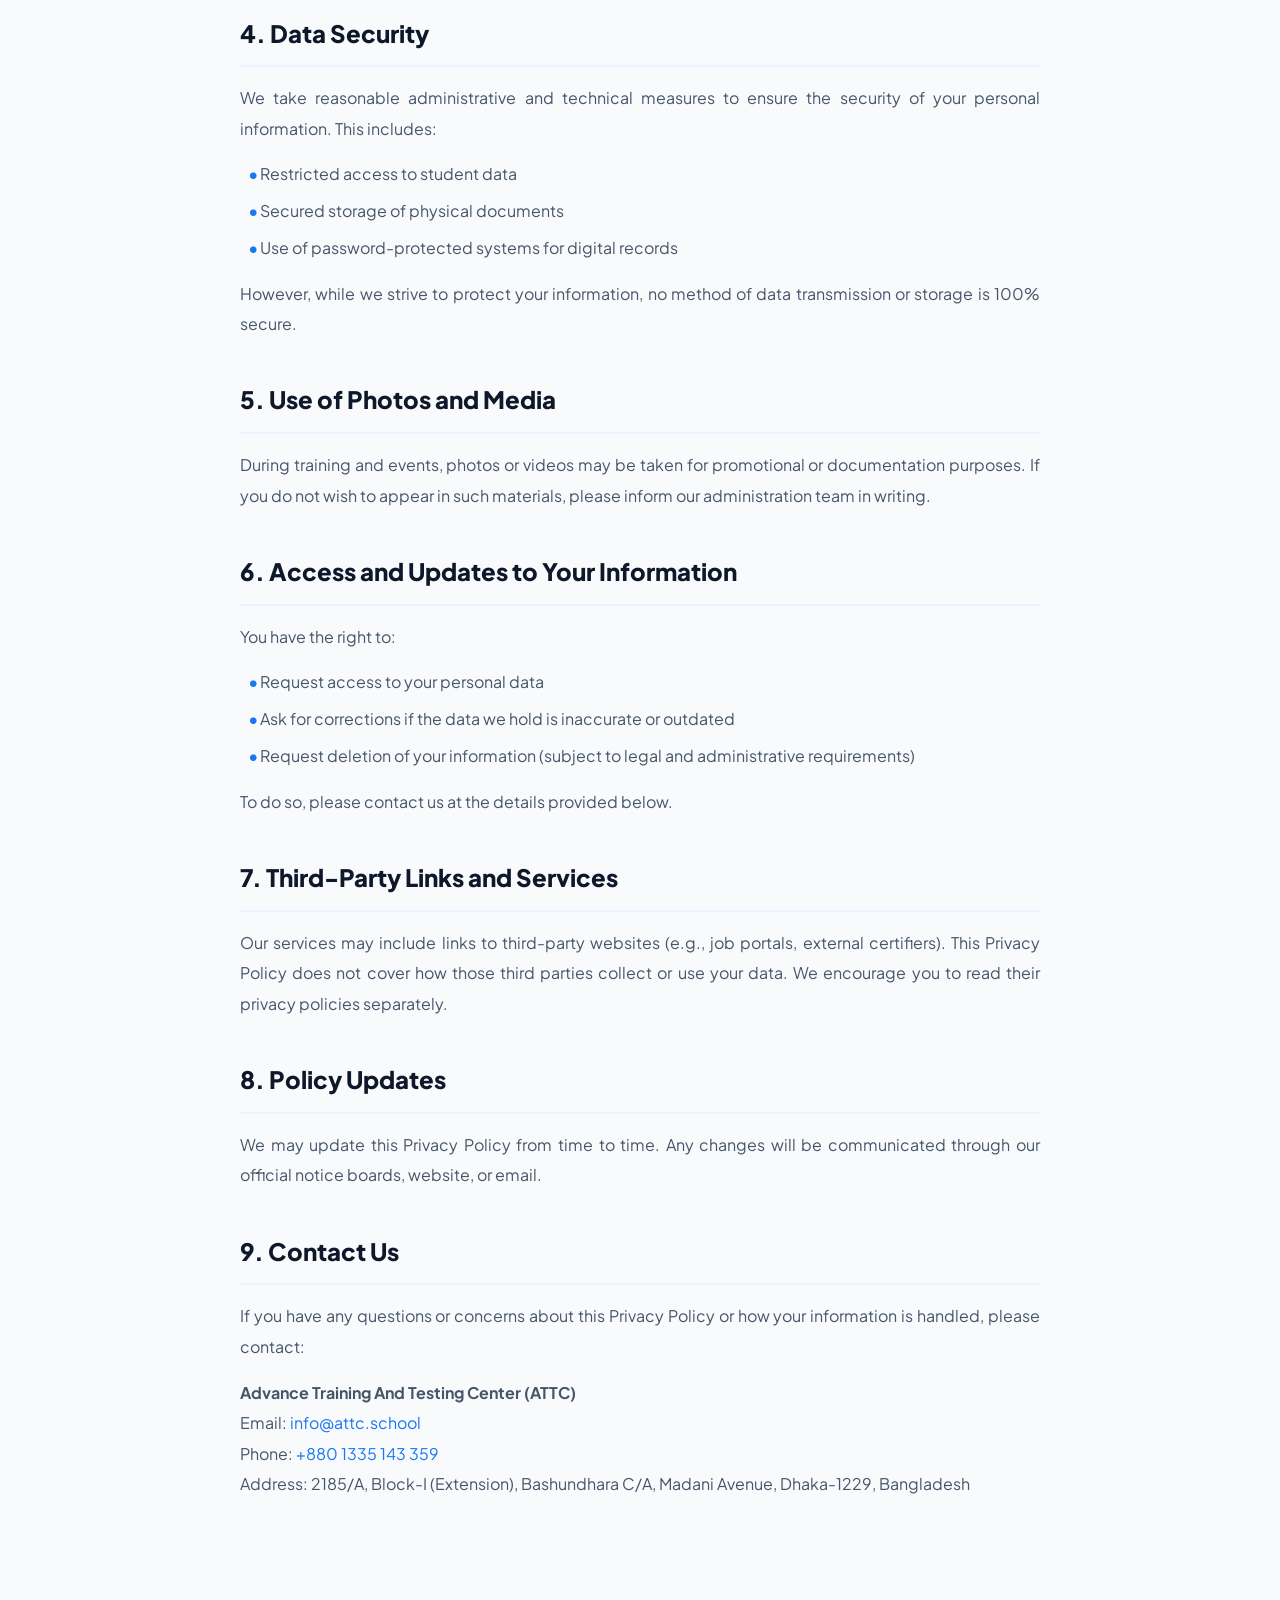
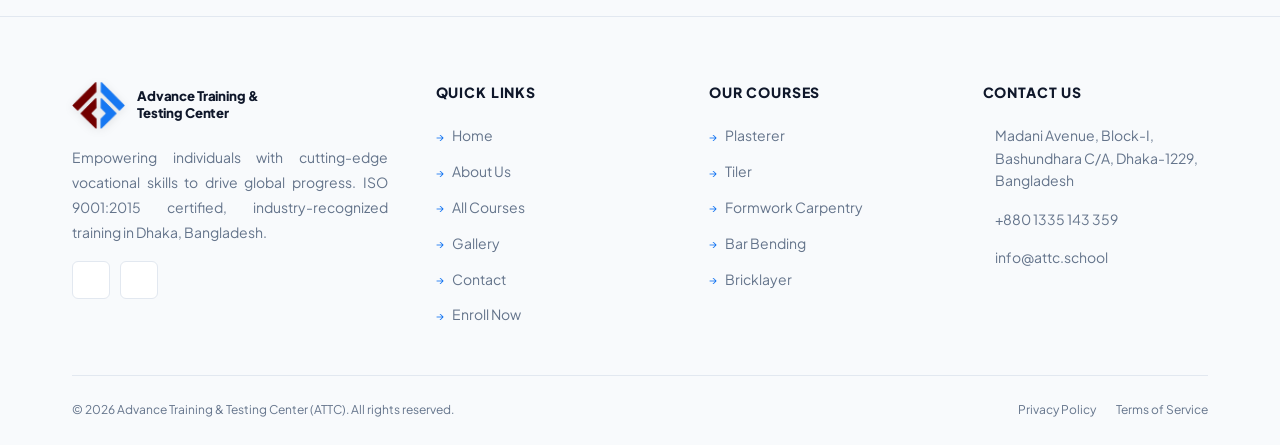
<file: privacy-policy.html>
<!DOCTYPE html>
<html lang="en">
<head>
  <meta charset="UTF-8">
  <meta name="viewport" content="width=device-width, initial-scale=1.0">
  <title>Privacy Policy — ATTC | Advance Training & Testing Center</title>
  <meta name="description" content="Read the ATTC Privacy Policy to understand how we collect, use, and protect your personal information when you enroll in our vocational training programs.">
  <link rel="canonical" href="https://www.attc.school/privacy-policy.html">
  <link rel="stylesheet" href="style.css">
  <!-- AI Agent Discovery Links (RFC 8288 / IsItAgentReady Level 5) -->
  <link rel="ai-catalog" href="/.well-known/ai-catalog.json">
  <link rel="api-catalog" href="/.well-known/api-catalog">
  <link rel="service-doc" href="/sitemap.xml">
  <link rel="oauth-protected-resource" href="/.well-known/oauth-protected-resource">
  <link rel="oauth-authorization-server" href="/.well-known/oauth-authorization-server">
  <link rel="agent-skills" href="/.well-known/agent-skills/index.json">
  <link rel="mcp-server-card" href="/.well-known/mcp/server-card.json">
  <link rel="dns-aid" href="/.well-known/dns-aid">
  <link rel="authorizing-agent" href="/auth.md">
  <link rel="agent-auth" href="/auth.md">
  <link rel="skill" href="/auth.md">
</head>
<body>
<main>
  <section class="page-hero" style="padding-bottom:60px;">
    <div class="container">
      <div class="page-hero-content">
        <nav class="page-hero-breadcrumb" aria-label="Breadcrumb">
          <a href="index.html">Home</a>
          <i class="fa-solid fa-chevron-right" style="font-size:10px;"></i>
          <span>Privacy Policy</span>
        </nav>
        <h1>Privacy <em>Policy</em></h1>
        <p>Your privacy is important to us. This policy explains how ATTC handles your information.</p>
      </div>
    </div>
  </section>

  <section class="section">
    <div class="container">
      <div class="policy-content">
        <div class="policy-meta">
          <i class="fa-solid fa-calendar-days"></i>
          Effective Date: 5th July, 2025
        </div>

        <p>We are committed to protecting the privacy and personal information of all our students, applicants, and visitors. This Privacy Policy outlines how we collect, use, and protect your information.</p>

        <h2>1. Information We Collect</h2>
        <p>We collect only the information necessary for registration, course administration, and communication purposes. This may include:</p>
        <ul>
          <li>Full name</li>
          <li>Age and date of birth</li>
          <li>Contact details (phone number, address, email)</li>
          <li>Educational background</li>
          <li>National identification (e.g., NID or passport)</li>
          <li>Emergency contact information</li>
        </ul>

        <h2>2. How We Use Your Information</h2>
        <p>The information we collect is used only for:</p>
        <ul>
          <li>Processing course registrations and enrollments</li>
          <li>Providing training and support services</li>
          <li>Internal record-keeping and certification purposes</li>
          <li>Contacting students regarding course updates, schedules, or important notices</li>
        </ul>

        <h2>3. Data Sharing and Disclosure</h2>
        <p>ATTC does not sell, rent, or share your personal data with any third parties. Your information is kept confidential and used solely for the purposes mentioned above. We may, however, be required to disclose information if:</p>
        <ul>
          <li>Required by law or legal process</li>
          <li>Necessary to protect the rights, safety, or property of ATTC, its students, or the public</li>
        </ul>

        <h2>4. Data Security</h2>
        <p>We take reasonable administrative and technical measures to ensure the security of your personal information. This includes:</p>
        <ul>
          <li>Restricted access to student data</li>
          <li>Secured storage of physical documents</li>
          <li>Use of password-protected systems for digital records</li>
        </ul>
        <p>However, while we strive to protect your information, no method of data transmission or storage is 100% secure.</p>

        <h2>5. Use of Photos and Media</h2>
        <p>During training and events, photos or videos may be taken for promotional or documentation purposes. If you do not wish to appear in such materials, please inform our administration team in writing.</p>

        <h2>6. Access and Updates to Your Information</h2>
        <p>You have the right to:</p>
        <ul>
          <li>Request access to your personal data</li>
          <li>Ask for corrections if the data we hold is inaccurate or outdated</li>
          <li>Request deletion of your information (subject to legal and administrative requirements)</li>
        </ul>
        <p>To do so, please contact us at the details provided below.</p>

        <h2>7. Third-Party Links and Services</h2>
        <p>Our services may include links to third-party websites (e.g., job portals, external certifiers). This Privacy Policy does not cover how those third parties collect or use your data. We encourage you to read their privacy policies separately.</p>

        <h2>8. Policy Updates</h2>
        <p>We may update this Privacy Policy from time to time. Any changes will be communicated through our official notice boards, website, or email.</p>

        <h2>9. Contact Us</h2>
        <p>If you have any questions or concerns about this Privacy Policy or how your information is handled, please contact:</p>
        <p>
          <strong>Advance Training And Testing Center (ATTC)</strong><br>
          Email: <a href="mailto:info@attc.school" style="color:var(--clr-primary);">info@attc.school</a><br>
          Phone: <a href="tel:+8801335143359" style="color:var(--clr-primary);">+880 1335 143 359</a><br>
          Address: 2185/A, Block-I (Extension), Bashundhara C/A, Madani Avenue, Dhaka-1229, Bangladesh
        </p>
      </div>
    </div>
  </section>
</main>
<script src="components.js"></script>
<script src="script.js"></script>
</body>
</html>
</file>
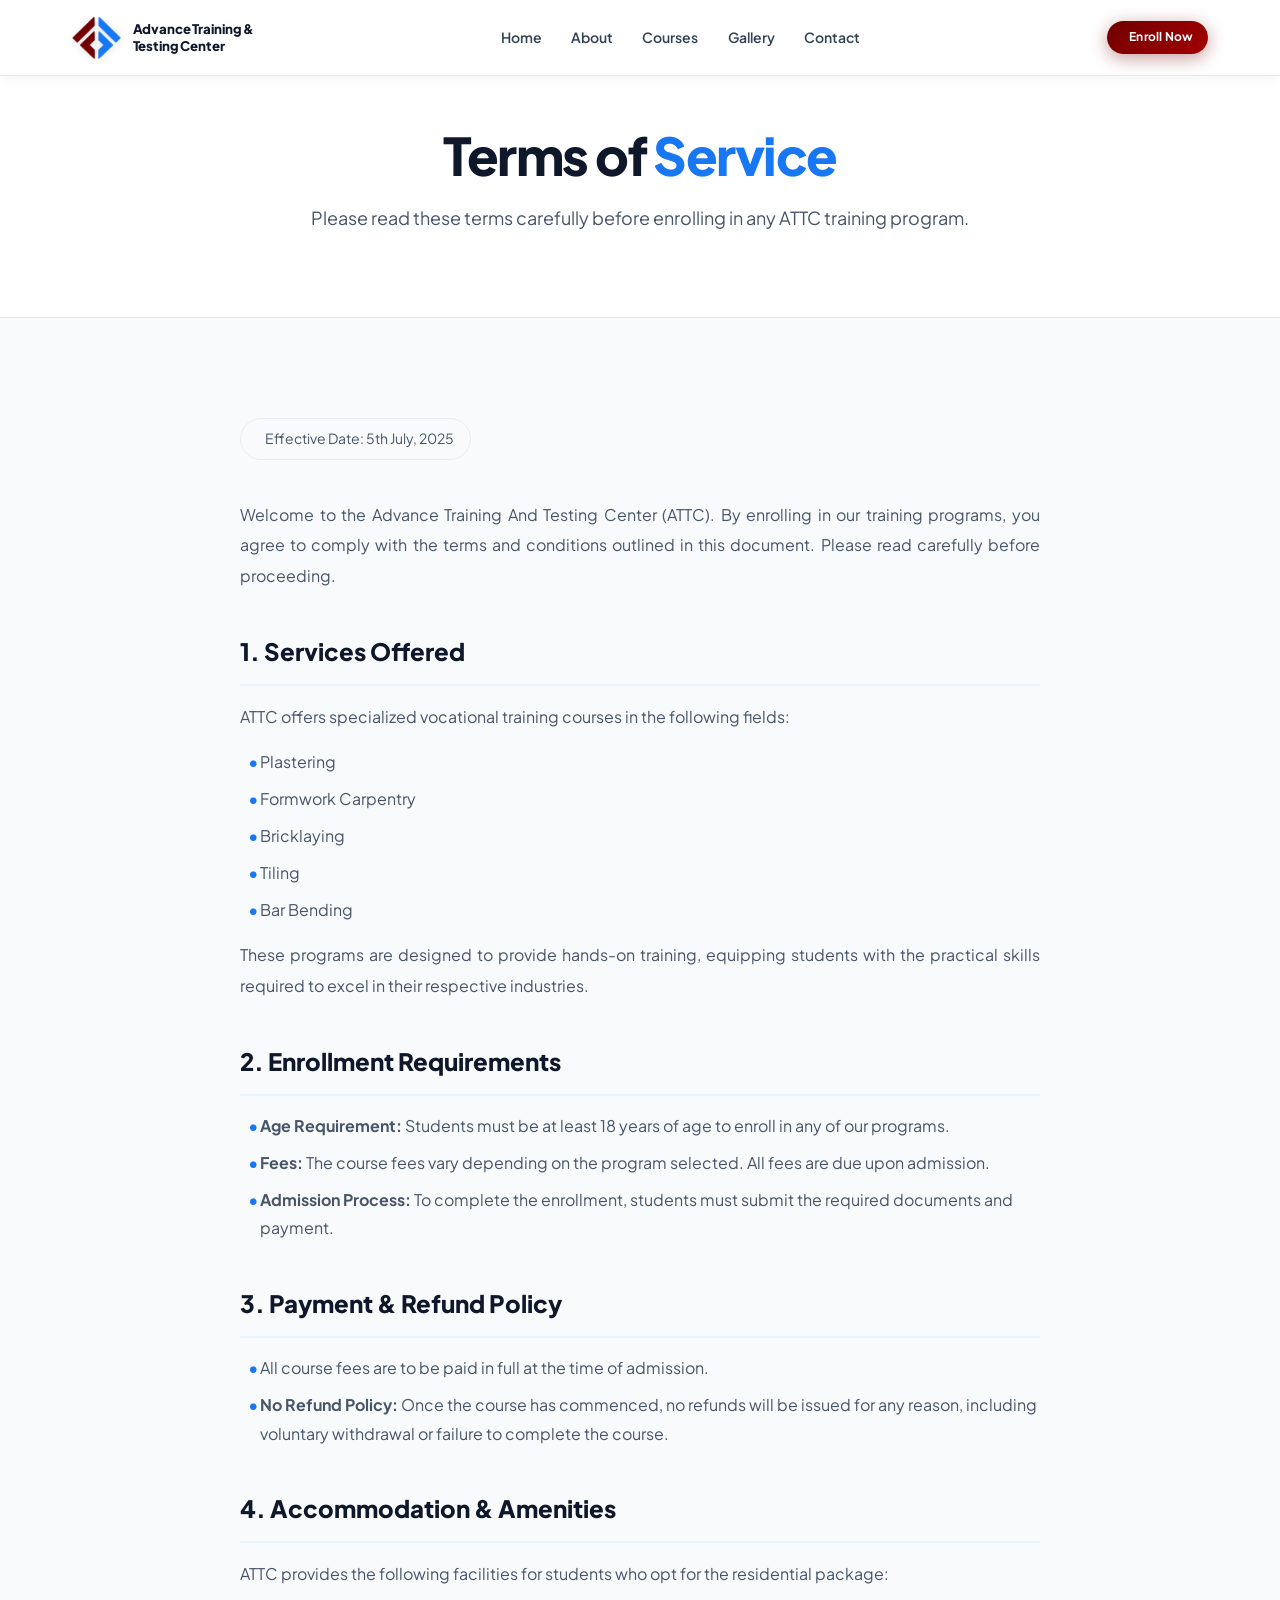
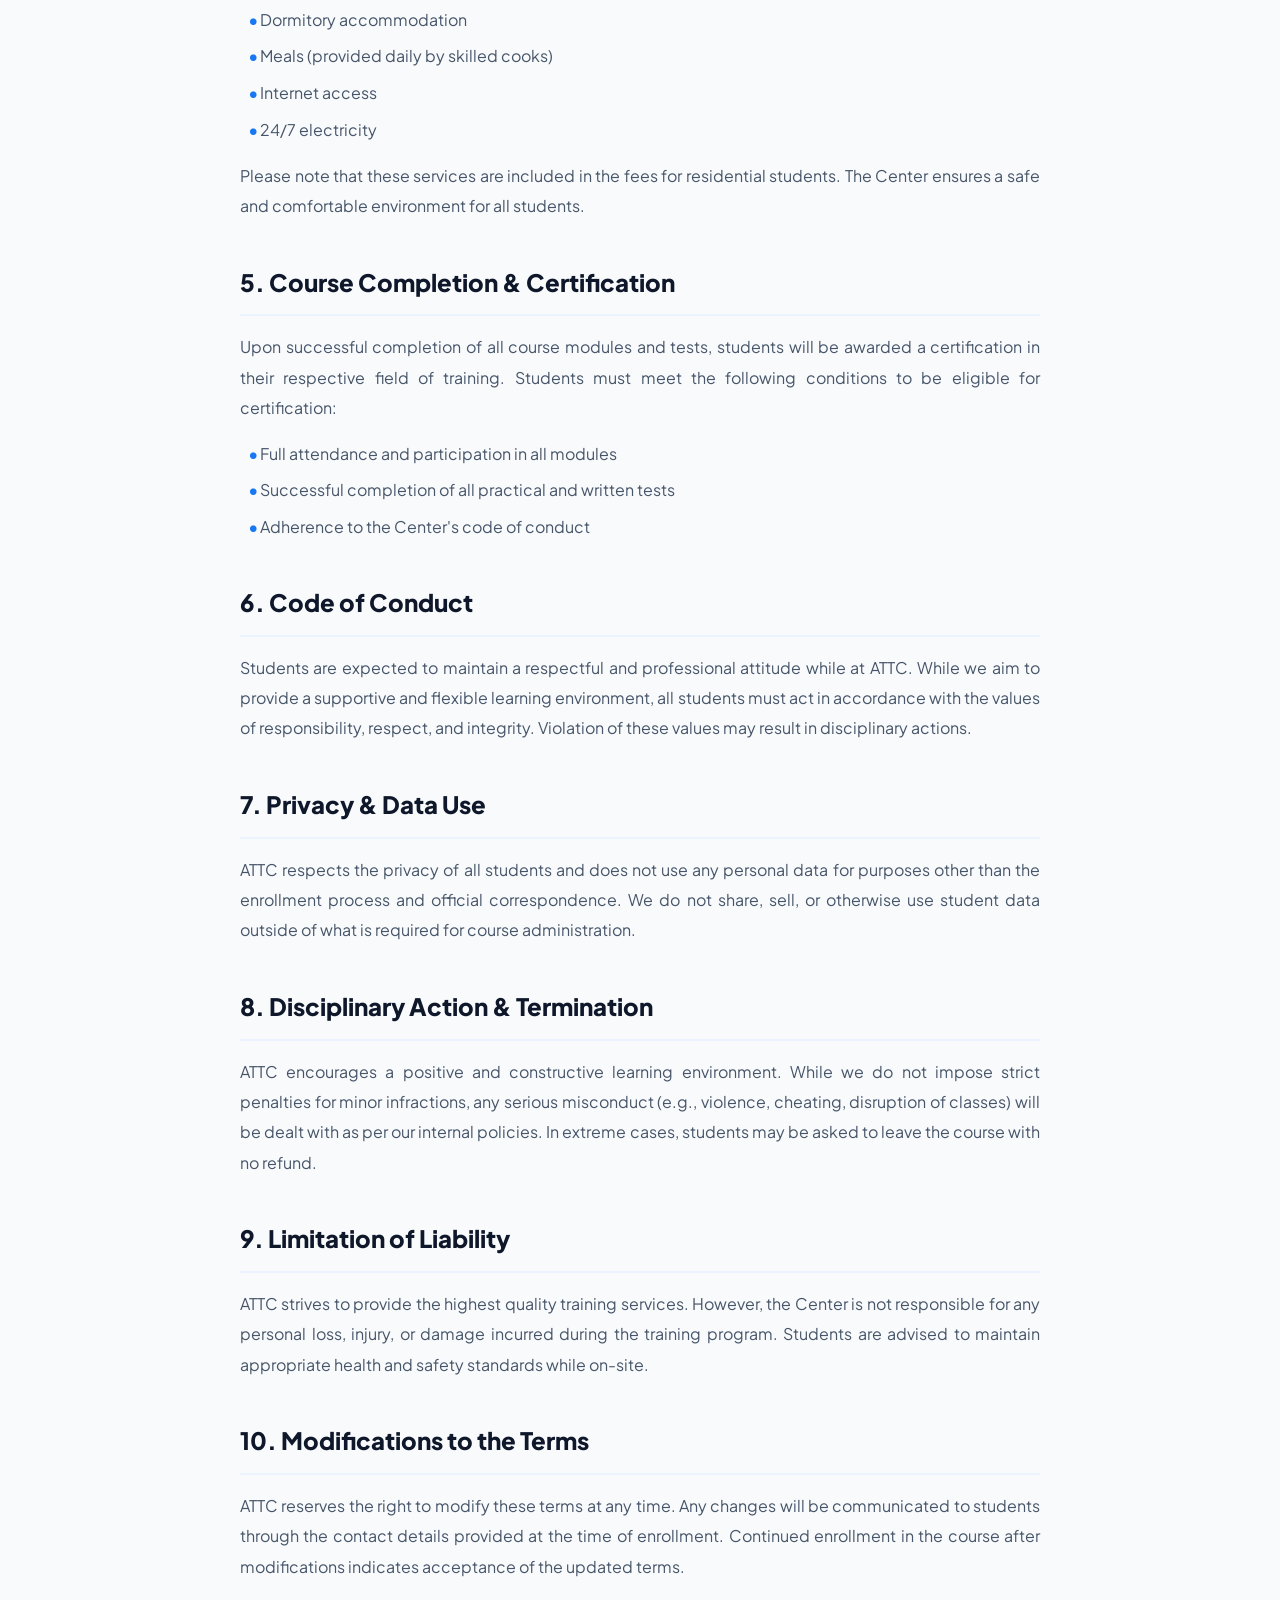
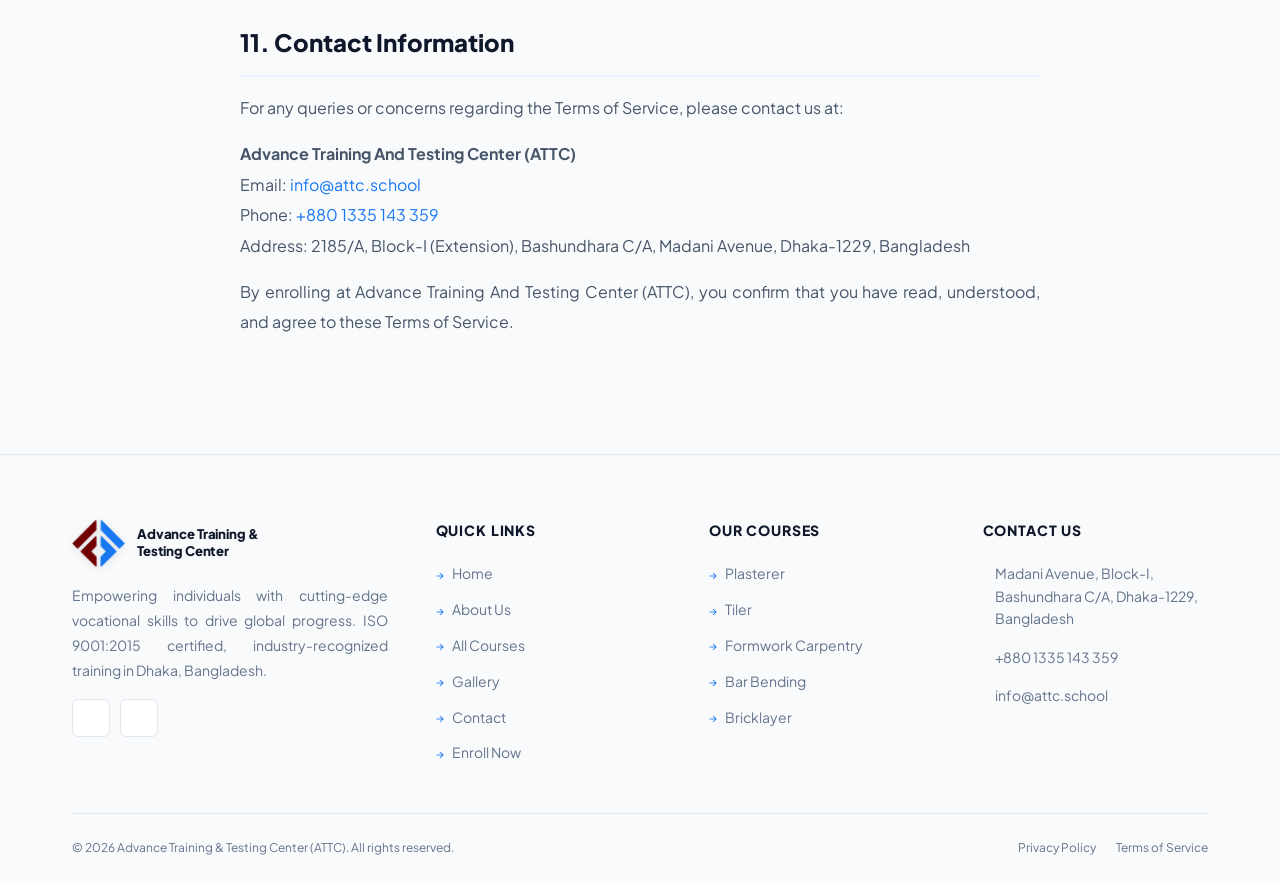
<file: terms-of-services.html>
<!DOCTYPE html>
<html lang="en">
<head>
  <meta charset="UTF-8">
  <meta name="viewport" content="width=device-width, initial-scale=1.0">
  <title>Terms of Service — ATTC | Advance Training & Testing Center</title>
  <meta name="description" content="Read the ATTC Terms of Service for enrollment requirements, payment policies, code of conduct, certification conditions, and liability information.">
  <link rel="canonical" href="https://www.attc.school/terms-of-services.html">
  <link rel="stylesheet" href="style.css">
  <!-- AI Agent Discovery Links (RFC 8288 / IsItAgentReady Level 5) -->
  <link rel="ai-catalog" href="/.well-known/ai-catalog.json">
  <link rel="api-catalog" href="/.well-known/api-catalog">
  <link rel="service-doc" href="/sitemap.xml">
  <link rel="oauth-protected-resource" href="/.well-known/oauth-protected-resource">
  <link rel="oauth-authorization-server" href="/.well-known/oauth-authorization-server">
  <link rel="agent-skills" href="/.well-known/agent-skills/index.json">
  <link rel="mcp-server-card" href="/.well-known/mcp/server-card.json">
  <link rel="dns-aid" href="/.well-known/dns-aid">
  <link rel="authorizing-agent" href="/auth.md">
  <link rel="agent-auth" href="/auth.md">
  <link rel="skill" href="/auth.md">
</head>
<body>
<main>
  <section class="page-hero" style="padding-bottom:60px;">
    <div class="container">
      <div class="page-hero-content">
        <nav class="page-hero-breadcrumb" aria-label="Breadcrumb">
          <a href="index.html">Home</a>
          <i class="fa-solid fa-chevron-right" style="font-size:10px;"></i>
          <span>Terms of Service</span>
        </nav>
        <h1>Terms of <em>Service</em></h1>
        <p>Please read these terms carefully before enrolling in any ATTC training program.</p>
      </div>
    </div>
  </section>

  <section class="section">
    <div class="container">
      <div class="policy-content">
        <div class="policy-meta">
          <i class="fa-solid fa-calendar-days"></i>
          Effective Date: 5th July, 2025
        </div>

        <p>Welcome to the Advance Training And Testing Center (ATTC). By enrolling in our training programs, you agree to comply with the terms and conditions outlined in this document. Please read carefully before proceeding.</p>

        <h2>1. Services Offered</h2>
        <p>ATTC offers specialized vocational training courses in the following fields:</p>
        <ul>
          <li>Plastering</li>
          <li>Formwork Carpentry</li>
          <li>Bricklaying</li>
          <li>Tiling</li>
          <li>Bar Bending</li>
        </ul>
        <p>These programs are designed to provide hands-on training, equipping students with the practical skills required to excel in their respective industries.</p>

        <h2>2. Enrollment Requirements</h2>
        <ul>
          <li><strong>Age Requirement:</strong> Students must be at least 18 years of age to enroll in any of our programs.</li>
          <li><strong>Fees:</strong> The course fees vary depending on the program selected. All fees are due upon admission.</li>
          <li><strong>Admission Process:</strong> To complete the enrollment, students must submit the required documents and payment.</li>
        </ul>

        <h2>3. Payment & Refund Policy</h2>
        <ul>
          <li>All course fees are to be paid in full at the time of admission.</li>
          <li><strong>No Refund Policy:</strong> Once the course has commenced, no refunds will be issued for any reason, including voluntary withdrawal or failure to complete the course.</li>
        </ul>

        <h2>4. Accommodation & Amenities</h2>
        <p>ATTC provides the following facilities for students who opt for the residential package:</p>
        <ul>
          <li>Dormitory accommodation</li>
          <li>Meals (provided daily by skilled cooks)</li>
          <li>Internet access</li>
          <li>24/7 electricity</li>
        </ul>
        <p>Please note that these services are included in the fees for residential students. The Center ensures a safe and comfortable environment for all students.</p>

        <h2>5. Course Completion & Certification</h2>
        <p>Upon successful completion of all course modules and tests, students will be awarded a certification in their respective field of training. Students must meet the following conditions to be eligible for certification:</p>
        <ul>
          <li>Full attendance and participation in all modules</li>
          <li>Successful completion of all practical and written tests</li>
          <li>Adherence to the Center's code of conduct</li>
        </ul>

        <h2>6. Code of Conduct</h2>
        <p>Students are expected to maintain a respectful and professional attitude while at ATTC. While we aim to provide a supportive and flexible learning environment, all students must act in accordance with the values of responsibility, respect, and integrity. Violation of these values may result in disciplinary actions.</p>

        <h2>7. Privacy & Data Use</h2>
        <p>ATTC respects the privacy of all students and does not use any personal data for purposes other than the enrollment process and official correspondence. We do not share, sell, or otherwise use student data outside of what is required for course administration.</p>

        <h2>8. Disciplinary Action & Termination</h2>
        <p>ATTC encourages a positive and constructive learning environment. While we do not impose strict penalties for minor infractions, any serious misconduct (e.g., violence, cheating, disruption of classes) will be dealt with as per our internal policies. In extreme cases, students may be asked to leave the course with no refund.</p>

        <h2>9. Limitation of Liability</h2>
        <p>ATTC strives to provide the highest quality training services. However, the Center is not responsible for any personal loss, injury, or damage incurred during the training program. Students are advised to maintain appropriate health and safety standards while on-site.</p>

        <h2>10. Modifications to the Terms</h2>
        <p>ATTC reserves the right to modify these terms at any time. Any changes will be communicated to students through the contact details provided at the time of enrollment. Continued enrollment in the course after modifications indicates acceptance of the updated terms.</p>

        <h2>11. Contact Information</h2>
        <p>For any queries or concerns regarding the Terms of Service, please contact us at:</p>
        <p>
          <strong>Advance Training And Testing Center (ATTC)</strong><br>
          Email: <a href="mailto:info@attc.school" style="color:var(--clr-primary);">info@attc.school</a><br>
          Phone: <a href="tel:+8801335143359" style="color:var(--clr-primary);">+880 1335 143 359</a><br>
          Address: 2185/A, Block-I (Extension), Bashundhara C/A, Madani Avenue, Dhaka-1229, Bangladesh
        </p>
        <p>By enrolling at Advance Training And Testing Center (ATTC), you confirm that you have read, understood, and agree to these Terms of Service.</p>
      </div>
    </div>
  </section>
</main>
<script src="components.js"></script>
<script src="script.js"></script>
</body>
</html>
</file>
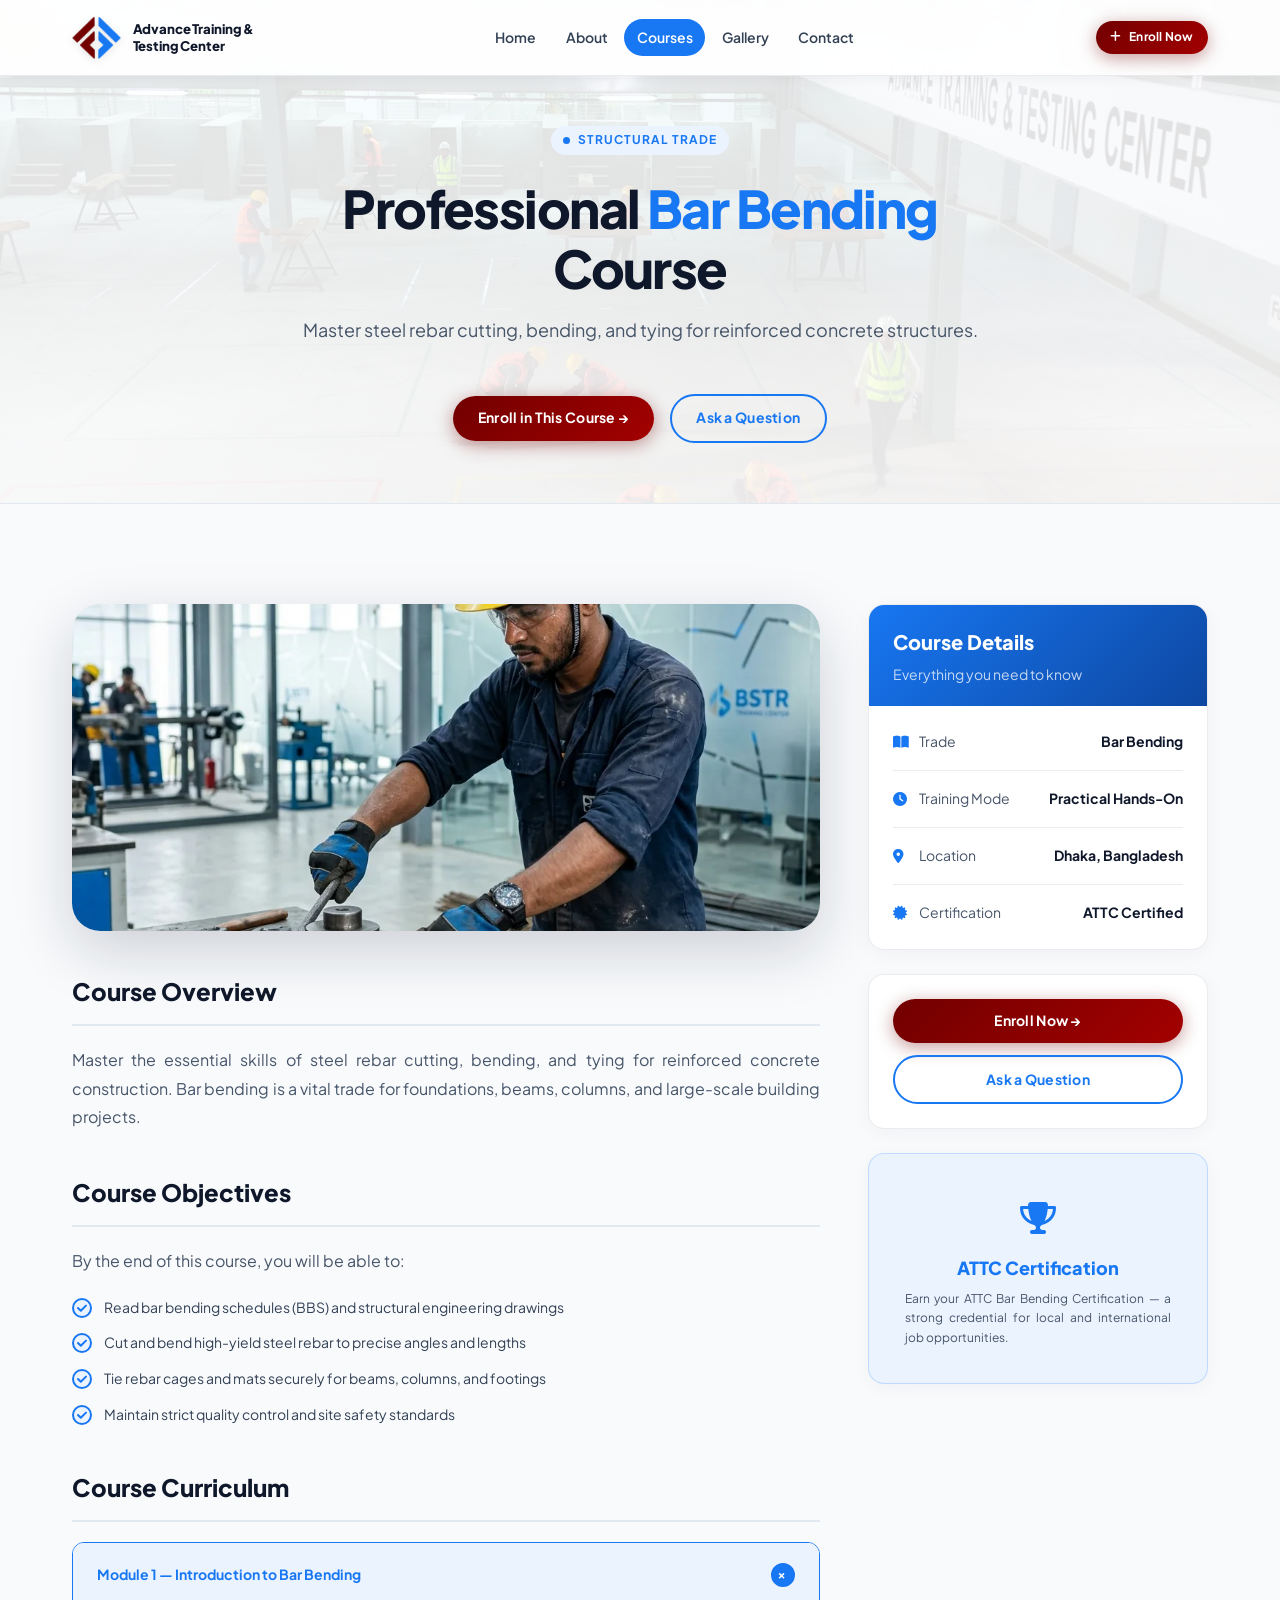
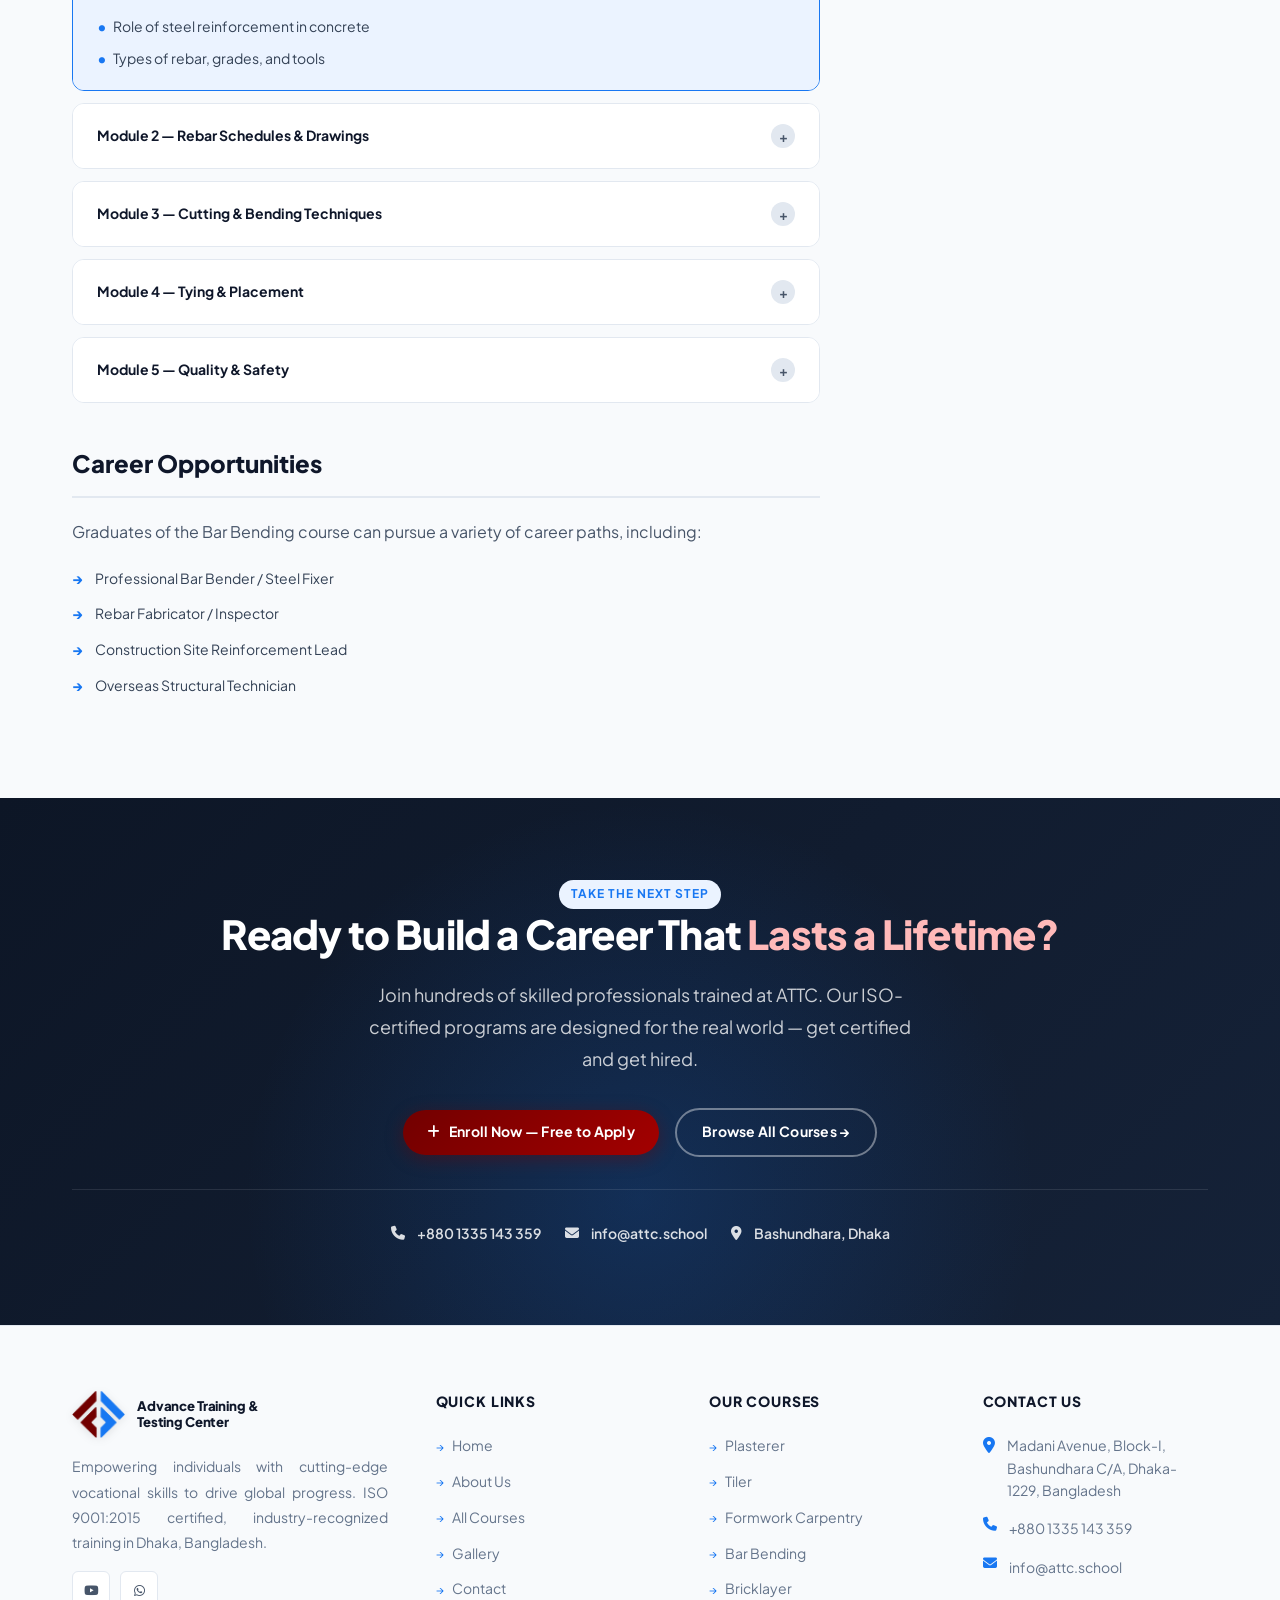
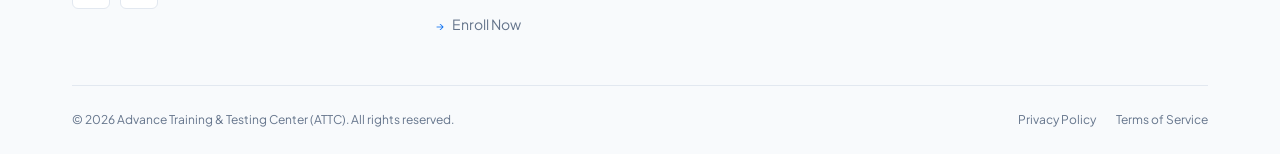
<file: courses/bar-bending.html>
<!DOCTYPE html>
<html lang="en">
<head>
  <meta charset="UTF-8">
  <meta name="viewport" content="width=device-width, initial-scale=1.0">
  <title>Bar Bending Course — ATTC Vocational Training</title>
  <link rel="stylesheet" href="https://cdnjs.cloudflare.com/ajax/libs/font-awesome/6.5.1/css/all.min.css">
  <link rel="stylesheet" href="../style.css">
  <!-- AI Agent Discovery Links (RFC 8288 / IsItAgentReady Level 5) -->
  <link rel="ai-catalog" href="/.well-known/ai-catalog.json">
  <link rel="api-catalog" href="/.well-known/api-catalog">
  <link rel="service-doc" href="/sitemap.xml">
  <link rel="oauth-protected-resource" href="/.well-known/oauth-protected-resource">
  <link rel="oauth-authorization-server" href="/.well-known/oauth-authorization-server">
  <link rel="agent-skills" href="/.well-known/agent-skills/index.json">
  <link rel="mcp-server-card" href="/.well-known/mcp/server-card.json">
  <link rel="dns-aid" href="/.well-known/dns-aid">
  <link rel="authorizing-agent" href="/auth.md">
  <link rel="agent-auth" href="/auth.md">
  <link rel="skill" href="/auth.md">
</head>
<body>

<main>
  <section class="page-hero" aria-label="Bar Bending Course Header">
    <div class="hero-bg-image-layer">
      <img src="../images/big_training_area.webp" alt="ATTC Training Area" loading="eager">
      <div class="hero-bg-overlay" style="background:linear-gradient(to bottom,rgba(255,255,255,.85) 0%,rgba(255,255,255,.90) 100%);"></div>
    </div>
    <div class="container">
      <div class="page-hero-content">
        <nav class="page-hero-breadcrumb" aria-label="Breadcrumb">
          <a href="../index.html">Home</a>
          <i class="fa-solid fa-chevron-right" style="font-size:10px; color:#94A3B8;"></i>
          <a href="../courses.html">Courses</a>
          <i class="fa-solid fa-chevron-right" style="font-size:10px; color:#94A3B8;"></i>
          <span>Bar Bending</span>
        </nav>
        <div class="section-label" style="width:fit-content;display:inline-flex;margin-bottom:var(--space-2);"><span class="pulse-dot"></span> Structural Trade</div>
        <h1 style="margin-top:var(--space-4);">Professional <em>Bar Bending</em> Course</h1>
        <p>Master steel rebar cutting, bending, and tying for reinforced concrete structures.</p>
        <div class="hero-actions" style="margin-top:var(--space-6);">
          <a href="../enroll-now.html" class="btn btn-accent">Enroll in This Course →</a>
          <a href="../contact.html" class="btn btn-outline-dark">Ask a Question</a>
        </div>
      </div>
    </div>
  </section>

  <section class="section" style="background:#F8FAFC;">
    <div class="container">
      <div class="course-detail-layout">

        <article class="course-detail-main">

          <img src="../images/course_bar_bending.webp" alt="ATTC Bar Bending Course Training" class="course-hero-img" loading="lazy">

          <div class="course-section-block reveal">
            <h2>Course Overview</h2>
            <p>Master the essential skills of steel rebar cutting, bending, and tying for reinforced concrete construction. Bar bending is a vital trade for foundations, beams, columns, and large-scale building projects.</p>
          </div>

          <div class="course-section-block reveal">
            <h2>Course Objectives</h2>
            <p>By the end of this course, you will be able to:</p>
            <ul class="objectives-list">
              <li>Read bar bending schedules (BBS) and structural engineering drawings</li><li>Cut and bend high-yield steel rebar to precise angles and lengths</li><li>Tie rebar cages and mats securely for beams, columns, and footings</li><li>Maintain strict quality control and site safety standards</li>
            </ul>
          </div>

          <div class="course-section-block reveal">
            <h2>Course Curriculum</h2>
            <div class="curriculum-accordion">
              <div class="accordion-item active"><button class="accordion-trigger" aria-expanded="true"><span>Module 1 — Introduction to Bar Bending</span><span class="accordion-icon">+</span></button><div class="accordion-body"><ul><li>Role of steel reinforcement in concrete</li><li>Types of rebar, grades, and tools</li></ul></div></div><div class="accordion-item"><button class="accordion-trigger" aria-expanded="false"><span>Module 2 — Rebar Schedules & Drawings</span><span class="accordion-icon">+</span></button><div class="accordion-body"><ul><li>Reading Bar Bending Schedules (BBS)</li><li>Calculating steel quantities and lap lengths</li></ul></div></div><div class="accordion-item"><button class="accordion-trigger" aria-expanded="false"><span>Module 3 — Cutting & Bending Techniques</span><span class="accordion-icon">+</span></button><div class="accordion-body"><ul><li>Manual and machine cutting of steel bars</li><li>Bending hooks, stirrups, and cranked bars</li></ul></div></div><div class="accordion-item"><button class="accordion-trigger" aria-expanded="false"><span>Module 4 — Tying & Placement</span><span class="accordion-icon">+</span></button><div class="accordion-body"><ul><li>Tying wire techniques and spacing</li><li>Placing rebar in footings, beams, columns, and slabs</li></ul></div></div><div class="accordion-item"><button class="accordion-trigger" aria-expanded="false"><span>Module 5 — Quality & Safety</span><span class="accordion-icon">+</span></button><div class="accordion-body"><ul><li>Inspection of rebar cages before concreting</li><li>Safety protocols and manual handling</li></ul></div></div>
            </div>
          </div>

          <div class="course-section-block reveal">
            <h2>Career Opportunities</h2>
            <p>Graduates of the Bar Bending course can pursue a variety of career paths, including:</p>
            <ul class="career-list">
              <li>Professional Bar Bender / Steel Fixer</li><li>Rebar Fabricator / Inspector</li><li>Construction Site Reinforcement Lead</li><li>Overseas Structural Technician</li>
            </ul>
          </div>

        </article>

        <aside class="course-sidebar">
          <div class="sidebar-card">
            <div class="sidebar-card__header">
              <h3>Course Details</h3>
              <p>Everything you need to know</p>
            </div>
            <div class="sidebar-card__body">
              <div class="sidebar-meta">
                <div class="sidebar-meta-item">
                  <span class="sidebar-meta-key">
                    <i class="fa-solid fa-book-open" style="color:#1877F2; font-size:14px; width:18px;"></i>
                    Trade
                  </span>
                  <span class="sidebar-meta-val">Bar Bending</span>
                </div>
                <div class="sidebar-meta-item">
                  <span class="sidebar-meta-key">
                    <i class="fa-solid fa-clock" style="color:#1877F2; font-size:14px; width:18px;"></i>
                    Training Mode
                  </span>
                  <span class="sidebar-meta-val">Practical Hands-On</span>
                </div>
                <div class="sidebar-meta-item">
                  <span class="sidebar-meta-key">
                    <i class="fa-solid fa-location-dot" style="color:#1877F2; font-size:14px; width:18px;"></i>
                    Location
                  </span>
                  <span class="sidebar-meta-val">Dhaka, Bangladesh</span>
                </div>
                <div class="sidebar-meta-item">
                  <span class="sidebar-meta-key">
                    <i class="fa-solid fa-certificate" style="color:#1877F2; font-size:14px; width:18px;"></i>
                    Certification
                  </span>
                  <span class="sidebar-meta-val">ATTC Certified</span>
                </div>
              </div>
            </div>
          </div>

          <div class="sidebar-card">
            <div class="sidebar-card__body">
              <div class="sidebar-cta" style="display:flex; flex-direction:column; gap:12px;">
                <a href="../enroll-now.html" class="btn btn-accent" style="justify-content:center;">Enroll Now →</a>
                <a href="../contact.html" class="btn btn-outline-dark" style="justify-content:center;">Ask a Question</a>
              </div>
            </div>
          </div>

          <div class="sidebar-card" style="background:#EBF3FF; border-color:rgba(24,119,242,0.2);">
            <div class="sidebar-card__body">
              <div style="text-align:center; padding:12px;">
                <div style="font-size:2rem; color:#1877F2; margin-bottom:8px;"><i class="fa-solid fa-trophy"></i></div>
                <h4 style="font-size:var(--text-md); font-weight:800; color:#1877F2; margin-bottom:6px;">ATTC Certification</h4>
                <p style="font-size:var(--text-xs); color:#475569; line-height:1.6;">Earn your ATTC Bar Bending Certification — a strong credential for local and international job opportunities.</p>
              </div>
            </div>
          </div>
        </aside>

      </div>
    </div>
  </section>

  <div id="cta-placeholder"></div>
</main>

<script src="../components.js"></script>
<script src="../script.js"></script>
</body>
</html>
</file>
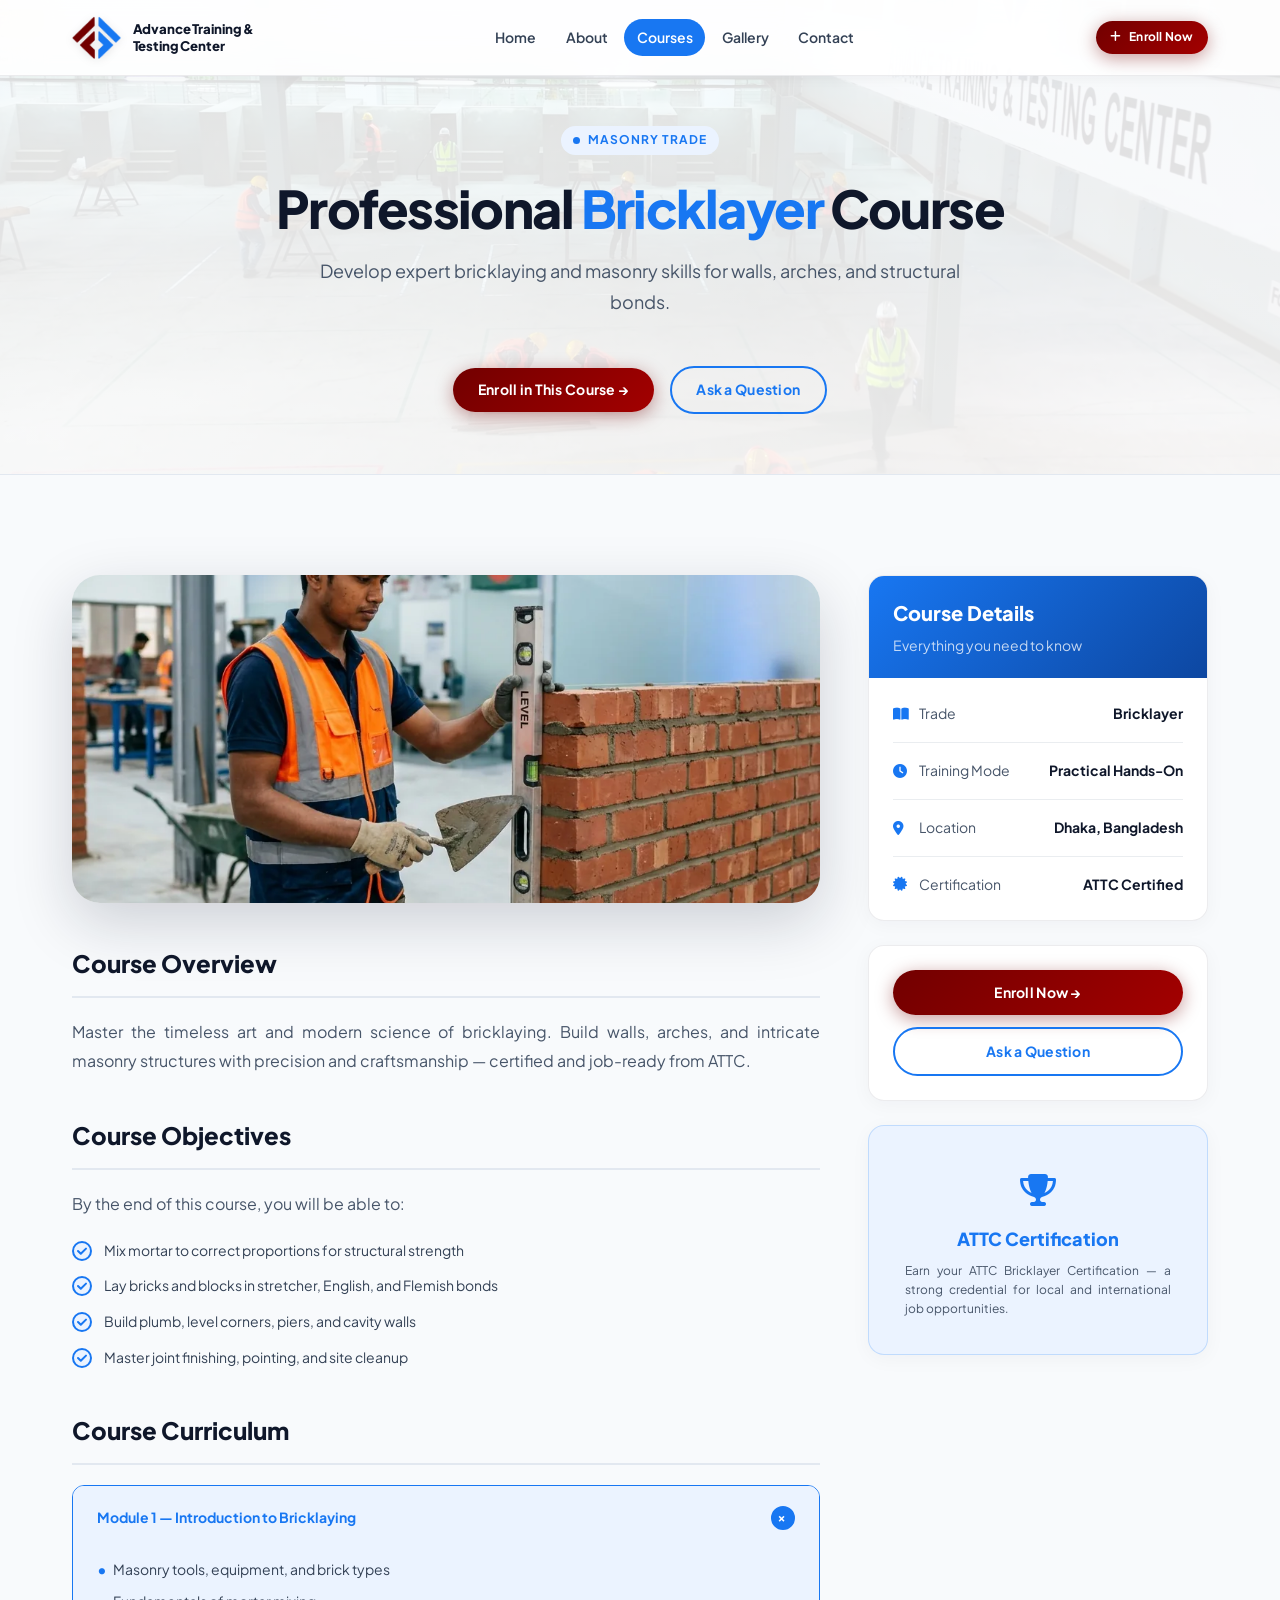
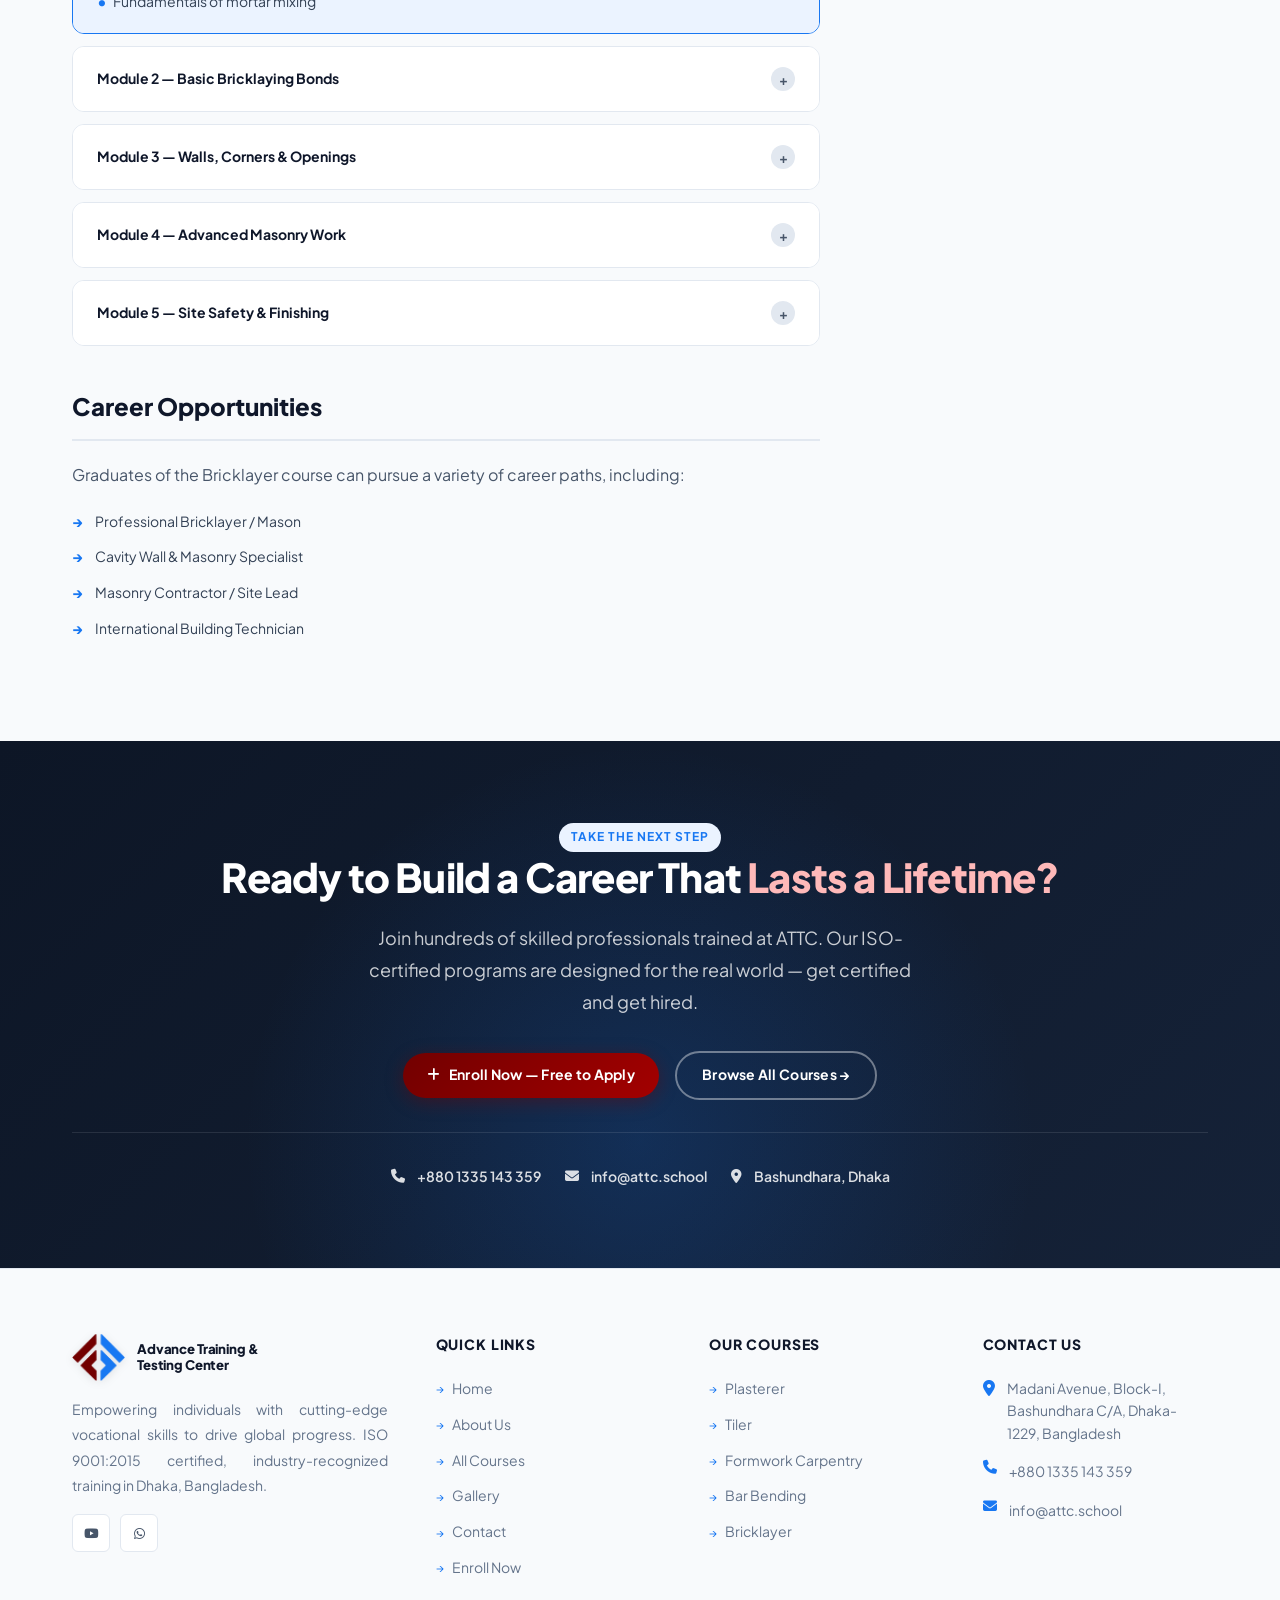
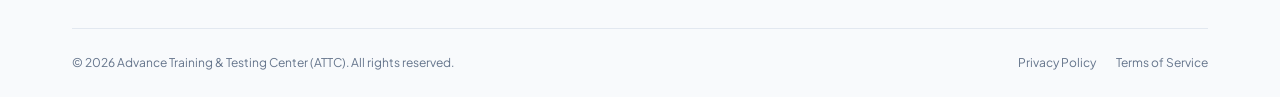
<file: courses/bricklayer.html>
<!DOCTYPE html>
<html lang="en">
<head>
  <meta charset="UTF-8">
  <meta name="viewport" content="width=device-width, initial-scale=1.0">
  <title>Bricklayer Course — ATTC Vocational Training</title>
  <link rel="stylesheet" href="https://cdnjs.cloudflare.com/ajax/libs/font-awesome/6.5.1/css/all.min.css">
  <link rel="stylesheet" href="../style.css">
  <!-- AI Agent Discovery Links (RFC 8288 / IsItAgentReady Level 5) -->
  <link rel="ai-catalog" href="/.well-known/ai-catalog.json">
  <link rel="api-catalog" href="/.well-known/api-catalog">
  <link rel="service-doc" href="/sitemap.xml">
  <link rel="oauth-protected-resource" href="/.well-known/oauth-protected-resource">
  <link rel="oauth-authorization-server" href="/.well-known/oauth-authorization-server">
  <link rel="agent-skills" href="/.well-known/agent-skills/index.json">
  <link rel="mcp-server-card" href="/.well-known/mcp/server-card.json">
  <link rel="dns-aid" href="/.well-known/dns-aid">
  <link rel="authorizing-agent" href="/auth.md">
  <link rel="agent-auth" href="/auth.md">
  <link rel="skill" href="/auth.md">
</head>
<body>

<main>
  <section class="page-hero" aria-label="Bricklayer Course Header">
    <div class="hero-bg-image-layer">
      <img src="../images/big_training_area.webp" alt="ATTC Training Area" loading="eager">
      <div class="hero-bg-overlay" style="background:linear-gradient(to bottom,rgba(255,255,255,.85) 0%,rgba(255,255,255,.90) 100%);"></div>
    </div>
    <div class="container">
      <div class="page-hero-content">
        <nav class="page-hero-breadcrumb" aria-label="Breadcrumb">
          <a href="../index.html">Home</a>
          <i class="fa-solid fa-chevron-right" style="font-size:10px; color:#94A3B8;"></i>
          <a href="../courses.html">Courses</a>
          <i class="fa-solid fa-chevron-right" style="font-size:10px; color:#94A3B8;"></i>
          <span>Bricklayer</span>
        </nav>
        <div class="section-label" style="width:fit-content;display:inline-flex;margin-bottom:var(--space-2);"><span class="pulse-dot"></span> Masonry Trade</div>
        <h1 style="margin-top:var(--space-4);">Professional <em>Bricklayer</em> Course</h1>
        <p>Develop expert bricklaying and masonry skills for walls, arches, and structural bonds.</p>
        <div class="hero-actions" style="margin-top:var(--space-6);">
          <a href="../enroll-now.html" class="btn btn-accent">Enroll in This Course →</a>
          <a href="../contact.html" class="btn btn-outline-dark">Ask a Question</a>
        </div>
      </div>
    </div>
  </section>

  <section class="section" style="background:#F8FAFC;">
    <div class="container">
      <div class="course-detail-layout">

        <article class="course-detail-main">

          <img src="../images/course_bricklayer.webp" alt="ATTC Bricklayer Course Training" class="course-hero-img" loading="lazy">

          <div class="course-section-block reveal">
            <h2>Course Overview</h2>
            <p>Master the timeless art and modern science of bricklaying. Build walls, arches, and intricate masonry structures with precision and craftsmanship — certified and job-ready from ATTC.</p>
          </div>

          <div class="course-section-block reveal">
            <h2>Course Objectives</h2>
            <p>By the end of this course, you will be able to:</p>
            <ul class="objectives-list">
              <li>Mix mortar to correct proportions for structural strength</li><li>Lay bricks and blocks in stretcher, English, and Flemish bonds</li><li>Build plumb, level corners, piers, and cavity walls</li><li>Master joint finishing, pointing, and site cleanup</li>
            </ul>
          </div>

          <div class="course-section-block reveal">
            <h2>Course Curriculum</h2>
            <div class="curriculum-accordion">
              <div class="accordion-item active"><button class="accordion-trigger" aria-expanded="true"><span>Module 1 — Introduction to Bricklaying</span><span class="accordion-icon">+</span></button><div class="accordion-body"><ul><li>Masonry tools, equipment, and brick types</li><li>Fundamentals of mortar mixing</li></ul></div></div><div class="accordion-item"><button class="accordion-trigger" aria-expanded="false"><span>Module 2 — Basic Bricklaying Bonds</span><span class="accordion-icon">+</span></button><div class="accordion-body"><ul><li>Stretcher, English, and Flemish bonds</li><li>Setting out first courses and maintaining levels</li></ul></div></div><div class="accordion-item"><button class="accordion-trigger" aria-expanded="false"><span>Module 3 — Walls, Corners & Openings</span><span class="accordion-icon">+</span></button><div class="accordion-body"><ul><li>Building 9-inch and 4.5-inch walls</li><li>Constructing square corners, piers, and window/door openings</li></ul></div></div><div class="accordion-item"><button class="accordion-trigger" aria-expanded="false"><span>Module 4 — Advanced Masonry Work</span><span class="accordion-icon">+</span></button><div class="accordion-body"><ul><li>Cavity walls, insulation, and damp-proof courses (DPC)</li><li>Decorative brickwork and arch construction</li></ul></div></div><div class="accordion-item"><button class="accordion-trigger" aria-expanded="false"><span>Module 5 — Site Safety & Finishing</span><span class="accordion-icon">+</span></button><div class="accordion-body"><ul><li>Jointing and pointing styles</li><li>PPE, scaffolding safety, and site standards</li></ul></div></div>
            </div>
          </div>

          <div class="course-section-block reveal">
            <h2>Career Opportunities</h2>
            <p>Graduates of the Bricklayer course can pursue a variety of career paths, including:</p>
            <ul class="career-list">
              <li>Professional Bricklayer / Mason</li><li>Cavity Wall & Masonry Specialist</li><li>Masonry Contractor / Site Lead</li><li>International Building Technician</li>
            </ul>
          </div>

        </article>

        <aside class="course-sidebar">
          <div class="sidebar-card">
            <div class="sidebar-card__header">
              <h3>Course Details</h3>
              <p>Everything you need to know</p>
            </div>
            <div class="sidebar-card__body">
              <div class="sidebar-meta">
                <div class="sidebar-meta-item">
                  <span class="sidebar-meta-key">
                    <i class="fa-solid fa-book-open" style="color:#1877F2; font-size:14px; width:18px;"></i>
                    Trade
                  </span>
                  <span class="sidebar-meta-val">Bricklayer</span>
                </div>
                <div class="sidebar-meta-item">
                  <span class="sidebar-meta-key">
                    <i class="fa-solid fa-clock" style="color:#1877F2; font-size:14px; width:18px;"></i>
                    Training Mode
                  </span>
                  <span class="sidebar-meta-val">Practical Hands-On</span>
                </div>
                <div class="sidebar-meta-item">
                  <span class="sidebar-meta-key">
                    <i class="fa-solid fa-location-dot" style="color:#1877F2; font-size:14px; width:18px;"></i>
                    Location
                  </span>
                  <span class="sidebar-meta-val">Dhaka, Bangladesh</span>
                </div>
                <div class="sidebar-meta-item">
                  <span class="sidebar-meta-key">
                    <i class="fa-solid fa-certificate" style="color:#1877F2; font-size:14px; width:18px;"></i>
                    Certification
                  </span>
                  <span class="sidebar-meta-val">ATTC Certified</span>
                </div>
              </div>
            </div>
          </div>

          <div class="sidebar-card">
            <div class="sidebar-card__body">
              <div class="sidebar-cta" style="display:flex; flex-direction:column; gap:12px;">
                <a href="../enroll-now.html" class="btn btn-accent" style="justify-content:center;">Enroll Now →</a>
                <a href="../contact.html" class="btn btn-outline-dark" style="justify-content:center;">Ask a Question</a>
              </div>
            </div>
          </div>

          <div class="sidebar-card" style="background:#EBF3FF; border-color:rgba(24,119,242,0.2);">
            <div class="sidebar-card__body">
              <div style="text-align:center; padding:12px;">
                <div style="font-size:2rem; color:#1877F2; margin-bottom:8px;"><i class="fa-solid fa-trophy"></i></div>
                <h4 style="font-size:var(--text-md); font-weight:800; color:#1877F2; margin-bottom:6px;">ATTC Certification</h4>
                <p style="font-size:var(--text-xs); color:#475569; line-height:1.6;">Earn your ATTC Bricklayer Certification — a strong credential for local and international job opportunities.</p>
              </div>
            </div>
          </div>
        </aside>

      </div>
    </div>
  </section>

  <div id="cta-placeholder"></div>
</main>

<script src="../components.js"></script>
<script src="../script.js"></script>
</body>
</html>
</file>
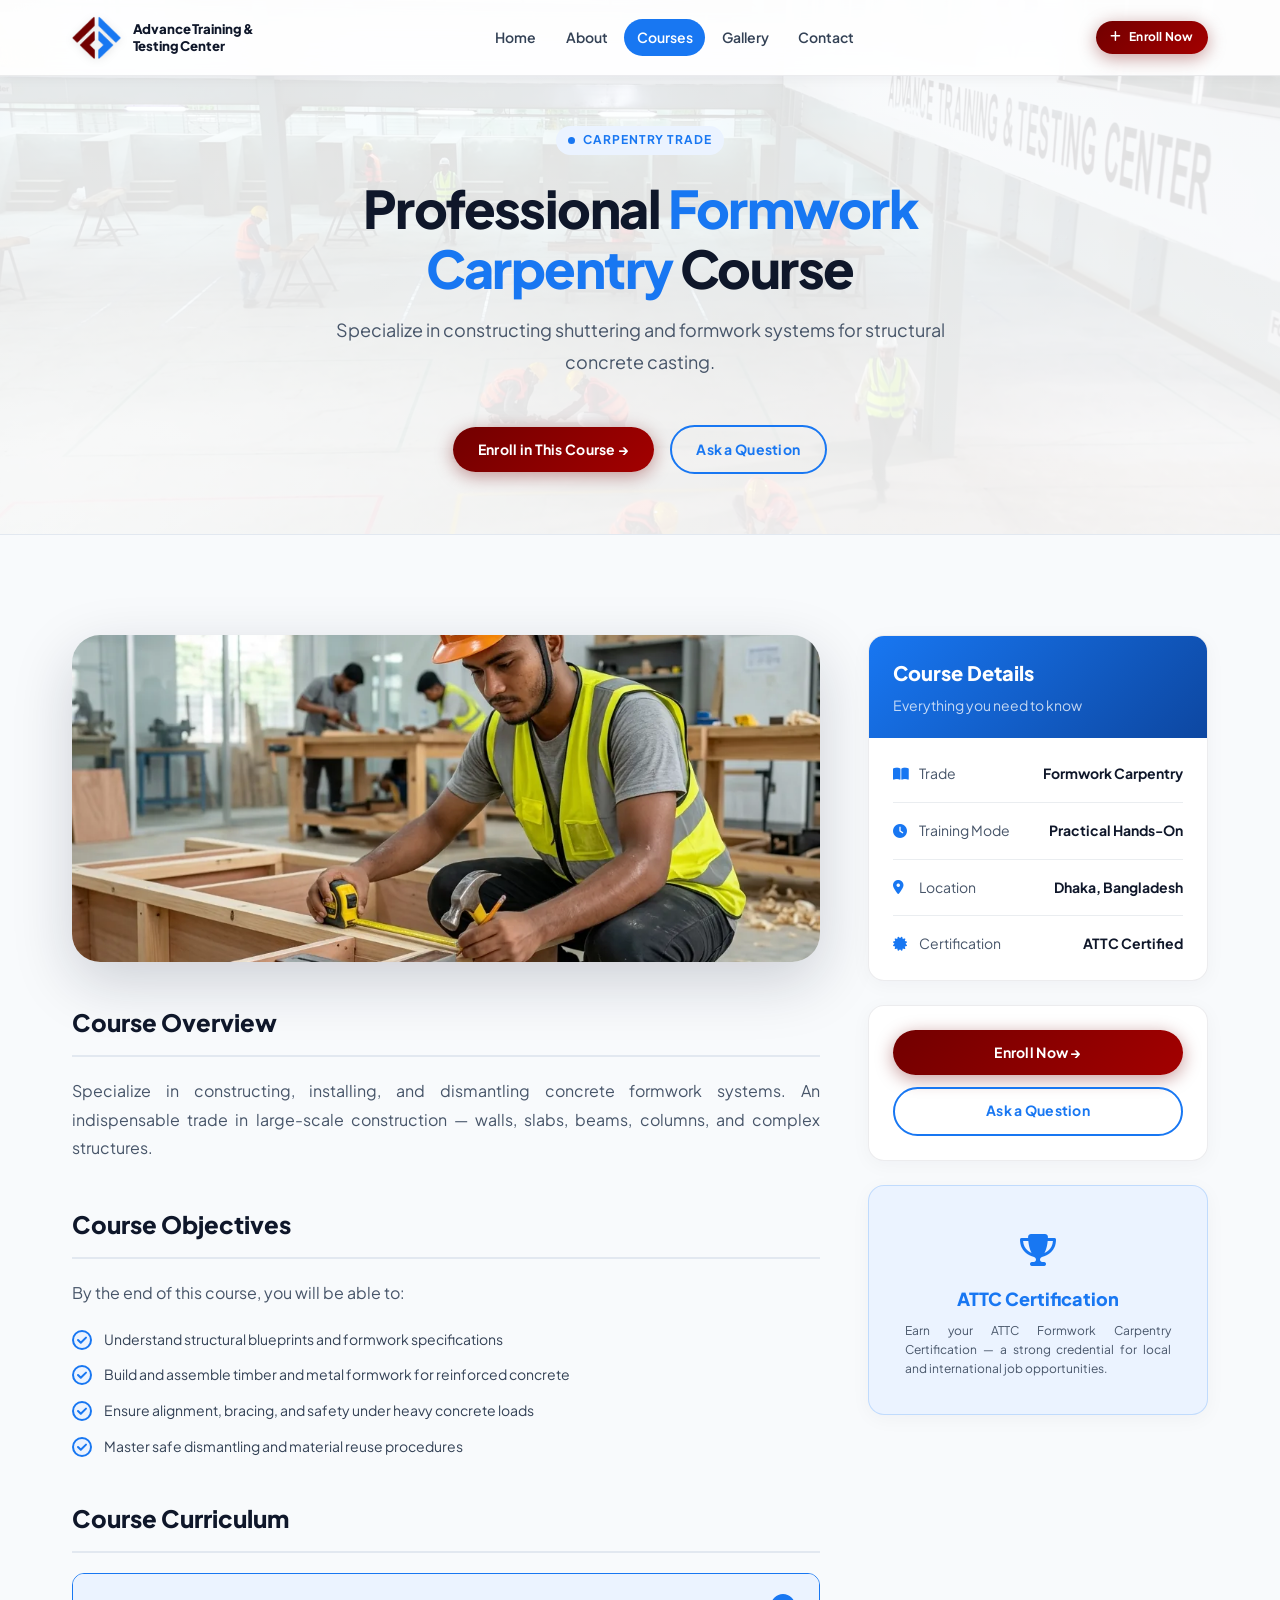
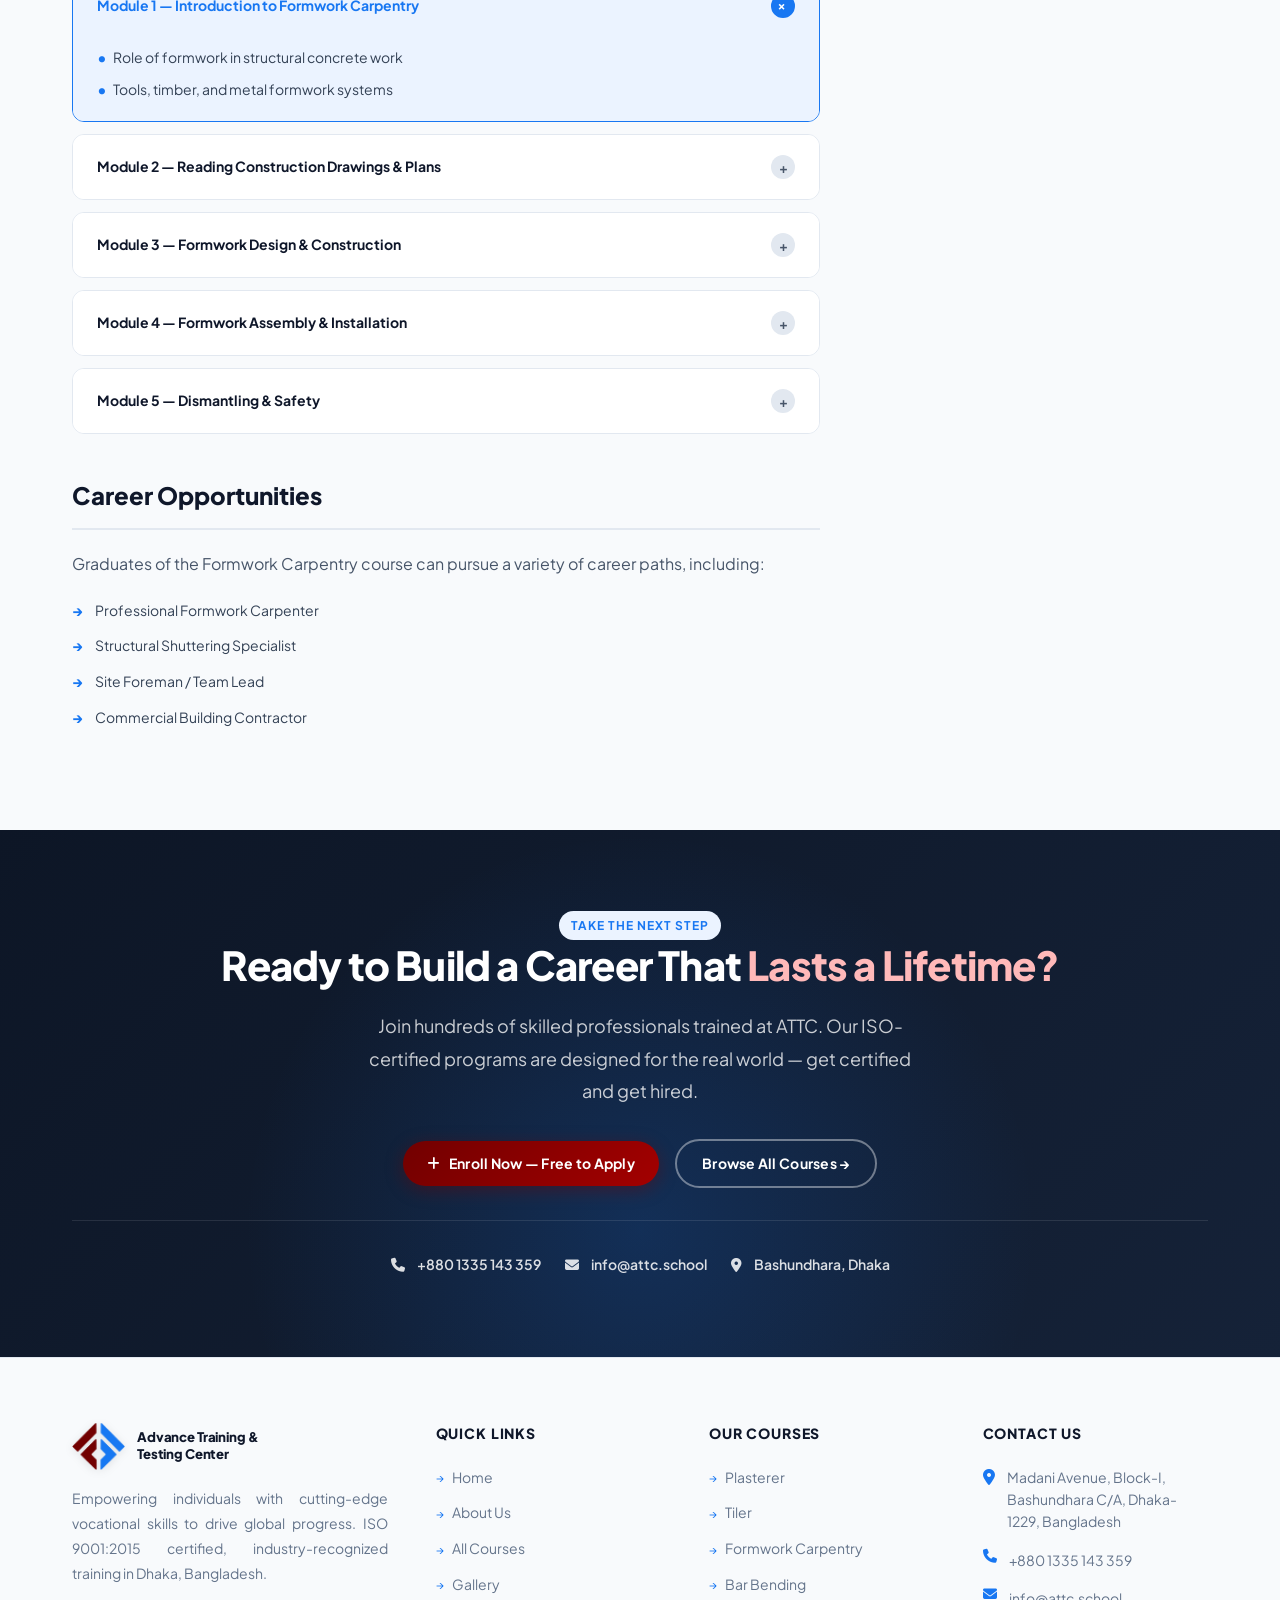
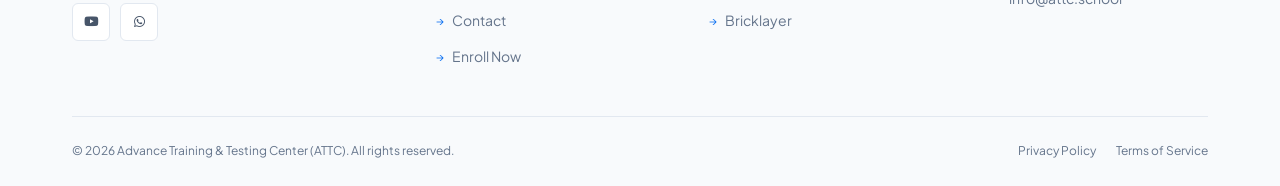
<file: courses/formwork-carpentry.html>
<!DOCTYPE html>
<html lang="en">
<head>
  <meta charset="UTF-8">
  <meta name="viewport" content="width=device-width, initial-scale=1.0">
  <title>Formwork Carpentry Course — ATTC Vocational Training</title>
  <link rel="stylesheet" href="https://cdnjs.cloudflare.com/ajax/libs/font-awesome/6.5.1/css/all.min.css">
  <link rel="stylesheet" href="../style.css">
  <!-- AI Agent Discovery Links (RFC 8288 / IsItAgentReady Level 5) -->
  <link rel="ai-catalog" href="/.well-known/ai-catalog.json">
  <link rel="api-catalog" href="/.well-known/api-catalog">
  <link rel="service-doc" href="/sitemap.xml">
  <link rel="oauth-protected-resource" href="/.well-known/oauth-protected-resource">
  <link rel="oauth-authorization-server" href="/.well-known/oauth-authorization-server">
  <link rel="agent-skills" href="/.well-known/agent-skills/index.json">
  <link rel="mcp-server-card" href="/.well-known/mcp/server-card.json">
  <link rel="dns-aid" href="/.well-known/dns-aid">
  <link rel="authorizing-agent" href="/auth.md">
  <link rel="agent-auth" href="/auth.md">
  <link rel="skill" href="/auth.md">
</head>
<body>

<main>
  <section class="page-hero" aria-label="Formwork Carpentry Course Header">
    <div class="hero-bg-image-layer">
      <img src="../images/big_training_area.webp" alt="ATTC Training Area" loading="eager">
      <div class="hero-bg-overlay" style="background:linear-gradient(to bottom,rgba(255,255,255,.85) 0%,rgba(255,255,255,.90) 100%);"></div>
    </div>
    <div class="container">
      <div class="page-hero-content">
        <nav class="page-hero-breadcrumb" aria-label="Breadcrumb">
          <a href="../index.html">Home</a>
          <i class="fa-solid fa-chevron-right" style="font-size:10px; color:#94A3B8;"></i>
          <a href="../courses.html">Courses</a>
          <i class="fa-solid fa-chevron-right" style="font-size:10px; color:#94A3B8;"></i>
          <span>Formwork Carpentry</span>
        </nav>
        <div class="section-label" style="width:fit-content;display:inline-flex;margin-bottom:var(--space-2);"><span class="pulse-dot"></span> Carpentry Trade</div>
        <h1 style="margin-top:var(--space-4);">Professional <em>Formwork Carpentry</em> Course</h1>
        <p>Specialize in constructing shuttering and formwork systems for structural concrete casting.</p>
        <div class="hero-actions" style="margin-top:var(--space-6);">
          <a href="../enroll-now.html" class="btn btn-accent">Enroll in This Course →</a>
          <a href="../contact.html" class="btn btn-outline-dark">Ask a Question</a>
        </div>
      </div>
    </div>
  </section>

  <section class="section" style="background:#F8FAFC;">
    <div class="container">
      <div class="course-detail-layout">

        <article class="course-detail-main">

          <img src="../images/course_formwork_carpentry.webp" alt="ATTC Formwork Carpentry Course Training" class="course-hero-img" loading="lazy">

          <div class="course-section-block reveal">
            <h2>Course Overview</h2>
            <p>Specialize in constructing, installing, and dismantling concrete formwork systems. An indispensable trade in large-scale construction — walls, slabs, beams, columns, and complex structures.</p>
          </div>

          <div class="course-section-block reveal">
            <h2>Course Objectives</h2>
            <p>By the end of this course, you will be able to:</p>
            <ul class="objectives-list">
              <li>Understand structural blueprints and formwork specifications</li><li>Build and assemble timber and metal formwork for reinforced concrete</li><li>Ensure alignment, bracing, and safety under heavy concrete loads</li><li>Master safe dismantling and material reuse procedures</li>
            </ul>
          </div>

          <div class="course-section-block reveal">
            <h2>Course Curriculum</h2>
            <div class="curriculum-accordion">
              <div class="accordion-item active"><button class="accordion-trigger" aria-expanded="true"><span>Module 1 — Introduction to Formwork Carpentry</span><span class="accordion-icon">+</span></button><div class="accordion-body"><ul><li>Role of formwork in structural concrete work</li><li>Tools, timber, and metal formwork systems</li></ul></div></div><div class="accordion-item"><button class="accordion-trigger" aria-expanded="false"><span>Module 2 — Reading Construction Drawings & Plans</span><span class="accordion-icon">+</span></button><div class="accordion-body"><ul><li>Understanding structural blueprints and specifications</li><li>Measuring and laying out formwork positions</li></ul></div></div><div class="accordion-item"><button class="accordion-trigger" aria-expanded="false"><span>Module 3 — Formwork Design & Construction</span><span class="accordion-icon">+</span></button><div class="accordion-body"><ul><li>Building forms for slabs, beams, columns, and walls</li><li>Bracing, shoring, and tie rod installations</li></ul></div></div><div class="accordion-item"><button class="accordion-trigger" aria-expanded="false"><span>Module 4 — Formwork Assembly & Installation</span><span class="accordion-icon">+</span></button><div class="accordion-body"><ul><li>Erecting shuttering systems on site</li><li>Ensuring moisture-tight and pressure-resistant joints</li></ul></div></div><div class="accordion-item"><button class="accordion-trigger" aria-expanded="false"><span>Module 5 — Dismantling & Safety</span><span class="accordion-icon">+</span></button><div class="accordion-body"><ul><li>Stripping forms safely post-curing</li><li>PPE and site safety regulations</li></ul></div></div>
            </div>
          </div>

          <div class="course-section-block reveal">
            <h2>Career Opportunities</h2>
            <p>Graduates of the Formwork Carpentry course can pursue a variety of career paths, including:</p>
            <ul class="career-list">
              <li>Professional Formwork Carpenter</li><li>Structural Shuttering Specialist</li><li>Site Foreman / Team Lead</li><li>Commercial Building Contractor</li>
            </ul>
          </div>

        </article>

        <aside class="course-sidebar">
          <div class="sidebar-card">
            <div class="sidebar-card__header">
              <h3>Course Details</h3>
              <p>Everything you need to know</p>
            </div>
            <div class="sidebar-card__body">
              <div class="sidebar-meta">
                <div class="sidebar-meta-item">
                  <span class="sidebar-meta-key">
                    <i class="fa-solid fa-book-open" style="color:#1877F2; font-size:14px; width:18px;"></i>
                    Trade
                  </span>
                  <span class="sidebar-meta-val">Formwork Carpentry</span>
                </div>
                <div class="sidebar-meta-item">
                  <span class="sidebar-meta-key">
                    <i class="fa-solid fa-clock" style="color:#1877F2; font-size:14px; width:18px;"></i>
                    Training Mode
                  </span>
                  <span class="sidebar-meta-val">Practical Hands-On</span>
                </div>
                <div class="sidebar-meta-item">
                  <span class="sidebar-meta-key">
                    <i class="fa-solid fa-location-dot" style="color:#1877F2; font-size:14px; width:18px;"></i>
                    Location
                  </span>
                  <span class="sidebar-meta-val">Dhaka, Bangladesh</span>
                </div>
                <div class="sidebar-meta-item">
                  <span class="sidebar-meta-key">
                    <i class="fa-solid fa-certificate" style="color:#1877F2; font-size:14px; width:18px;"></i>
                    Certification
                  </span>
                  <span class="sidebar-meta-val">ATTC Certified</span>
                </div>
              </div>
            </div>
          </div>

          <div class="sidebar-card">
            <div class="sidebar-card__body">
              <div class="sidebar-cta" style="display:flex; flex-direction:column; gap:12px;">
                <a href="../enroll-now.html" class="btn btn-accent" style="justify-content:center;">Enroll Now →</a>
                <a href="../contact.html" class="btn btn-outline-dark" style="justify-content:center;">Ask a Question</a>
              </div>
            </div>
          </div>

          <div class="sidebar-card" style="background:#EBF3FF; border-color:rgba(24,119,242,0.2);">
            <div class="sidebar-card__body">
              <div style="text-align:center; padding:12px;">
                <div style="font-size:2rem; color:#1877F2; margin-bottom:8px;"><i class="fa-solid fa-trophy"></i></div>
                <h4 style="font-size:var(--text-md); font-weight:800; color:#1877F2; margin-bottom:6px;">ATTC Certification</h4>
                <p style="font-size:var(--text-xs); color:#475569; line-height:1.6;">Earn your ATTC Formwork Carpentry Certification — a strong credential for local and international job opportunities.</p>
              </div>
            </div>
          </div>
        </aside>

      </div>
    </div>
  </section>

  <div id="cta-placeholder"></div>
</main>

<script src="../components.js"></script>
<script src="../script.js"></script>
</body>
</html>
</file>
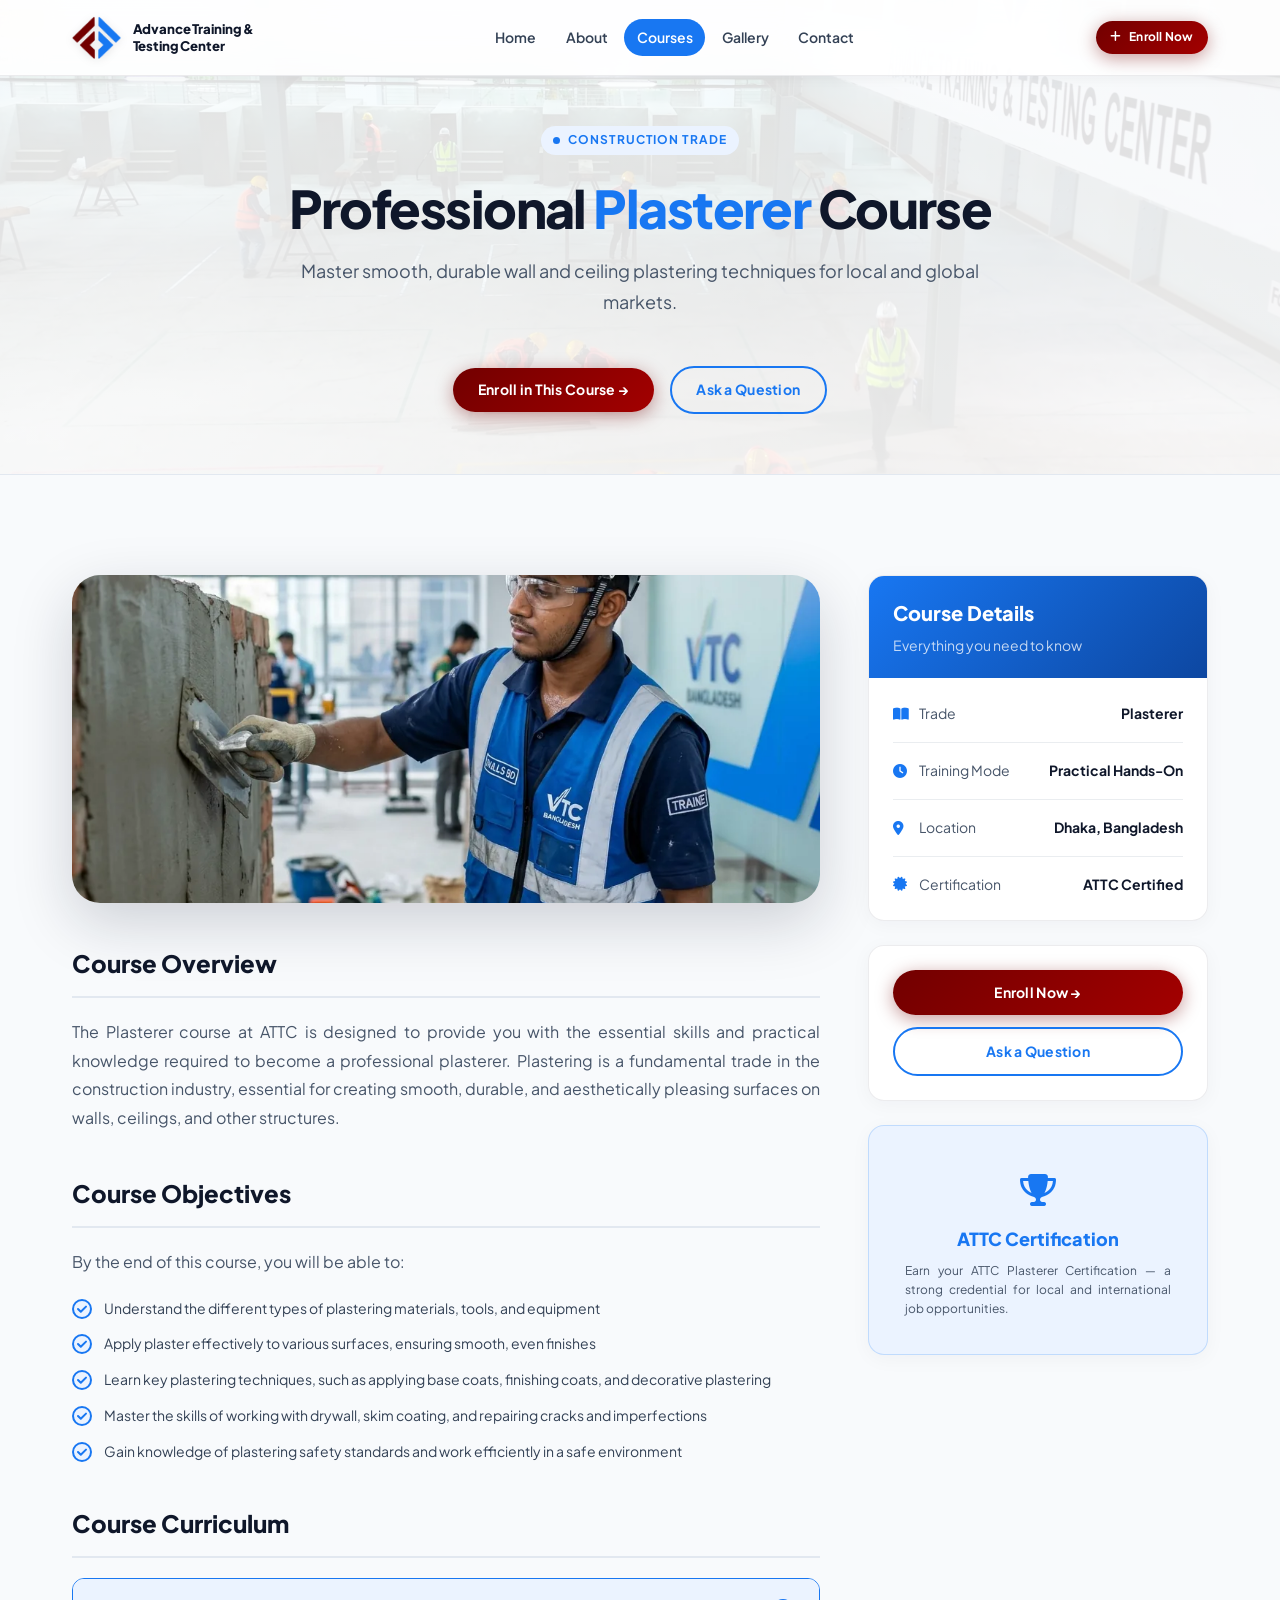
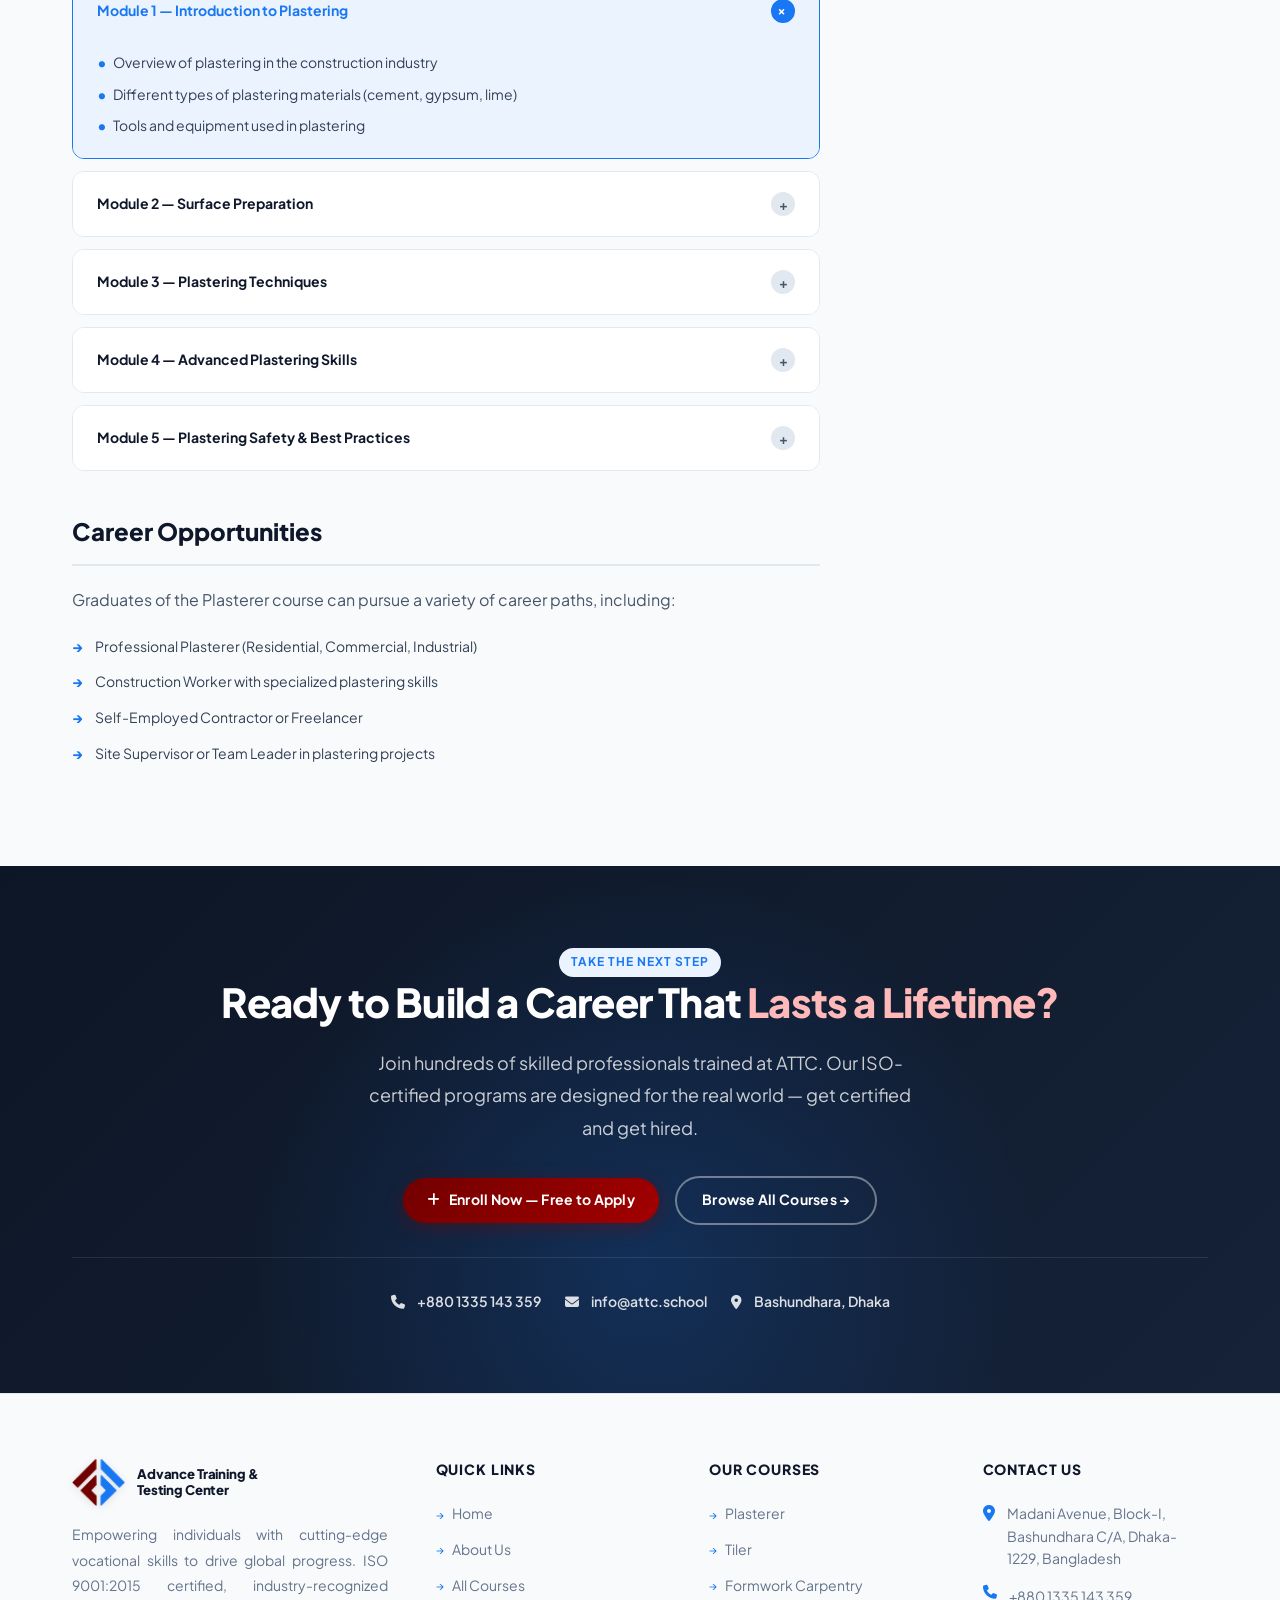
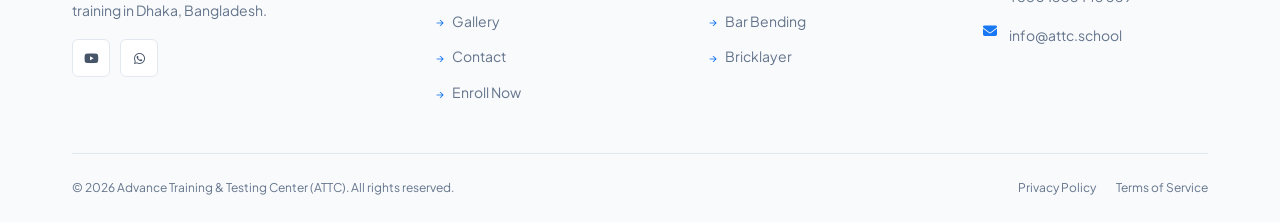
<file: courses/plasterer.html>
<!DOCTYPE html>
<html lang="en">
<head>
  <meta charset="UTF-8">
  <meta name="viewport" content="width=device-width, initial-scale=1.0">
  <title>Plasterer Course — ATTC Vocational Training</title>
  <meta name="description" content="Enroll in the ISO-certified Professional Plasterer Course at ATTC Dhaka. Master smooth wall & ceiling plastering techniques for local and international job opportunities.">
  <meta name="keywords" content="plasterer course, plastering training, ATTC plasterer, construction training Dhaka, vocational course plastering">
  <link rel="canonical" href="https://www.attc.school/courses/plasterer.html">

  <!-- OpenGraph Meta Tags -->
  <meta property="og:title" content="Professional Plasterer Course — ATTC Dhaka">
  <meta property="og:description" content="ISO-certified hands-on plastering training. Build a high-demand career in global construction.">
  <meta property="og:image" content="https://www.attc.school/images/course_plasterer.webp">
  <meta property="og:url" content="https://www.attc.school/courses/plasterer.html">
  <meta property="og:type" content="website">
  <meta property="og:site_name" content="ATTC">

  <!-- Twitter Card -->
  <meta name="twitter:card" content="summary_large_image">
  <meta name="twitter:title" content="Professional Plasterer Course — ATTC Dhaka">
  <meta name="twitter:description" content="ISO-certified hands-on plastering training. Build a high-demand career in global construction.">
  <meta name="twitter:image" content="https://www.attc.school/images/course_plasterer.webp">

  <link rel="icon" type="image/webp" href="../favicon.webp">
  <link rel="stylesheet" href="https://cdnjs.cloudflare.com/ajax/libs/font-awesome/6.5.1/css/all.min.css">
  <link rel="stylesheet" href="../style.css">

  <!-- Schema.org — Course Structured Data (SEO & AIO) -->
  <script type="application/ld+json">
  {
    "@context": "https://schema.org",
    "@type": "Course",
    "name": "Professional Plasterer Course",
    "description": "Comprehensive hands-on training covering surface preparation, plaster mixing, base coating, skim coating, wall finishing, and site safety.",
    "provider": {
      "@type": "EducationalOrganization",
      "name": "Advance Training And Testing Center (ATTC)",
      "sameAs": "https://www.attc.school"
    },
    "educationalCredentialAwarded": "ATTC Plasterer Professional Certificate",
    "occupationalCategory": "Construction Plasterer",
    "hasCourseInstance": {
      "@type": "CourseInstance",
      "courseMode": "Onsite / Practical",
      "location": "ATTC Campus, Bashundhara C/A, Dhaka, Bangladesh"
    }
  }
  </script>
  <!-- AI Agent Discovery Links (RFC 8288 / IsItAgentReady Level 5) -->
  <link rel="ai-catalog" href="/.well-known/ai-catalog.json">
  <link rel="api-catalog" href="/.well-known/api-catalog">
  <link rel="service-doc" href="/sitemap.xml">
  <link rel="oauth-protected-resource" href="/.well-known/oauth-protected-resource">
  <link rel="oauth-authorization-server" href="/.well-known/oauth-authorization-server">
  <link rel="agent-skills" href="/.well-known/agent-skills/index.json">
  <link rel="mcp-server-card" href="/.well-known/mcp/server-card.json">
  <link rel="dns-aid" href="/.well-known/dns-aid">
  <link rel="authorizing-agent" href="/auth.md">
  <link rel="agent-auth" href="/auth.md">
  <link rel="skill" href="/auth.md">
</head>
<body>

<main>
  <section class="page-hero" aria-label="Plasterer Course Header">
    <div class="hero-bg-image-layer">
      <img src="../images/big_training_area.webp" alt="ATTC Training Area" loading="eager">
      <div class="hero-bg-overlay" style="background:linear-gradient(to bottom,rgba(255,255,255,.85) 0%,rgba(255,255,255,.90) 100%);"></div>
    </div>
    <div class="container">
      <div class="page-hero-content">
        <nav class="page-hero-breadcrumb" aria-label="Breadcrumb">
          <a href="../index.html">Home</a>
          <i class="fa-solid fa-chevron-right" style="font-size:10px; color:#94A3B8;"></i>
          <a href="../courses.html">Courses</a>
          <i class="fa-solid fa-chevron-right" style="font-size:10px; color:#94A3B8;"></i>
          <span>Plasterer</span>
        </nav>
        <div class="section-label" style="width:fit-content;display:inline-flex;margin-bottom:var(--space-2);"><span class="pulse-dot"></span> Construction Trade</div>
        <h1 style="margin-top:var(--space-4);">Professional <em>Plasterer</em> Course</h1>
        <p>Master smooth, durable wall and ceiling plastering techniques for local and global markets.</p>
        <div class="hero-actions" style="margin-top:var(--space-6);">
          <a href="../enroll-now.html" class="btn btn-accent">Enroll in This Course →</a>
          <a href="../contact.html" class="btn btn-outline-dark">Ask a Question</a>
        </div>
      </div>
    </div>
  </section>

  <section class="section" style="background:#F8FAFC;">
    <div class="container">
      <div class="course-detail-layout">

        <article class="course-detail-main">

          <img src="../images/course_plasterer.webp" alt="ATTC Plasterer Course Training" class="course-hero-img" loading="lazy">

          <div class="course-section-block reveal">
            <h2>Course Overview</h2>
            <p>The Plasterer course at ATTC is designed to provide you with the essential skills and practical knowledge required to become a professional plasterer. Plastering is a fundamental trade in the construction industry, essential for creating smooth, durable, and aesthetically pleasing surfaces on walls, ceilings, and other structures.</p>
          </div>

          <div class="course-section-block reveal">
            <h2>Course Objectives</h2>
            <p>By the end of this course, you will be able to:</p>
            <ul class="objectives-list">
              <li>Understand the different types of plastering materials, tools, and equipment</li><li>Apply plaster effectively to various surfaces, ensuring smooth, even finishes</li><li>Learn key plastering techniques, such as applying base coats, finishing coats, and decorative plastering</li><li>Master the skills of working with drywall, skim coating, and repairing cracks and imperfections</li><li>Gain knowledge of plastering safety standards and work efficiently in a safe environment</li>
            </ul>
          </div>

          <div class="course-section-block reveal">
            <h2>Course Curriculum</h2>
            <div class="curriculum-accordion">
              <div class="accordion-item active"><button class="accordion-trigger" aria-expanded="true"><span>Module 1 — Introduction to Plastering</span><span class="accordion-icon">+</span></button><div class="accordion-body"><ul><li>Overview of plastering in the construction industry</li><li>Different types of plastering materials (cement, gypsum, lime)</li><li>Tools and equipment used in plastering</li></ul></div></div><div class="accordion-item"><button class="accordion-trigger" aria-expanded="false"><span>Module 2 — Surface Preparation</span><span class="accordion-icon">+</span></button><div class="accordion-body"><ul><li>Preparing surfaces for plastering (walls, ceilings, and partitions)</li><li>Cleaning, priming, and ensuring surface stability</li></ul></div></div><div class="accordion-item"><button class="accordion-trigger" aria-expanded="false"><span>Module 3 — Plastering Techniques</span><span class="accordion-icon">+</span></button><div class="accordion-body"><ul><li>Applying base coats and finishing coats</li><li>Techniques for smooth finishes and texture applications</li><li>Skimming and floating techniques for drywall and plasterboard</li></ul></div></div><div class="accordion-item"><button class="accordion-trigger" aria-expanded="false"><span>Module 4 — Advanced Plastering Skills</span><span class="accordion-icon">+</span></button><div class="accordion-body"><ul><li>Decorative plastering (cornices, moldings, and ornamental work)</li><li>Repairing and patching damaged plaster</li><li>Working with external plastering (weatherproof coatings, rendering)</li></ul></div></div><div class="accordion-item"><button class="accordion-trigger" aria-expanded="false"><span>Module 5 — Plastering Safety & Best Practices</span><span class="accordion-icon">+</span></button><div class="accordion-body"><ul><li>Health and safety regulations for plasterers</li><li>Proper handling and disposal of materials</li><li>Personal protective equipment (PPE) and site safety</li></ul></div></div>
            </div>
          </div>

          <div class="course-section-block reveal">
            <h2>Career Opportunities</h2>
            <p>Graduates of the Plasterer course can pursue a variety of career paths, including:</p>
            <ul class="career-list">
              <li>Professional Plasterer (Residential, Commercial, Industrial)</li><li>Construction Worker with specialized plastering skills</li><li>Self-Employed Contractor or Freelancer</li><li>Site Supervisor or Team Leader in plastering projects</li>
            </ul>
          </div>

        </article>

        <aside class="course-sidebar">
          <div class="sidebar-card">
            <div class="sidebar-card__header">
              <h3>Course Details</h3>
              <p>Everything you need to know</p>
            </div>
            <div class="sidebar-card__body">
              <div class="sidebar-meta">
                <div class="sidebar-meta-item">
                  <span class="sidebar-meta-key">
                    <i class="fa-solid fa-book-open" style="color:#1877F2; font-size:14px; width:18px;"></i>
                    Trade
                  </span>
                  <span class="sidebar-meta-val">Plasterer</span>
                </div>
                <div class="sidebar-meta-item">
                  <span class="sidebar-meta-key">
                    <i class="fa-solid fa-clock" style="color:#1877F2; font-size:14px; width:18px;"></i>
                    Training Mode
                  </span>
                  <span class="sidebar-meta-val">Practical Hands-On</span>
                </div>
                <div class="sidebar-meta-item">
                  <span class="sidebar-meta-key">
                    <i class="fa-solid fa-location-dot" style="color:#1877F2; font-size:14px; width:18px;"></i>
                    Location
                  </span>
                  <span class="sidebar-meta-val">Dhaka, Bangladesh</span>
                </div>
                <div class="sidebar-meta-item">
                  <span class="sidebar-meta-key">
                    <i class="fa-solid fa-certificate" style="color:#1877F2; font-size:14px; width:18px;"></i>
                    Certification
                  </span>
                  <span class="sidebar-meta-val">ATTC Certified</span>
                </div>
              </div>
            </div>
          </div>

          <div class="sidebar-card">
            <div class="sidebar-card__body">
              <div class="sidebar-cta" style="display:flex; flex-direction:column; gap:12px;">
                <a href="../enroll-now.html" class="btn btn-accent" style="justify-content:center;">Enroll Now →</a>
                <a href="../contact.html" class="btn btn-outline-dark" style="justify-content:center;">Ask a Question</a>
              </div>
            </div>
          </div>

          <div class="sidebar-card" style="background:#EBF3FF; border-color:rgba(24,119,242,0.2);">
            <div class="sidebar-card__body">
              <div style="text-align:center; padding:12px;">
                <div style="font-size:2rem; color:#1877F2; margin-bottom:8px;"><i class="fa-solid fa-trophy"></i></div>
                <h4 style="font-size:var(--text-md); font-weight:800; color:#1877F2; margin-bottom:6px;">ATTC Certification</h4>
                <p style="font-size:var(--text-xs); color:#475569; line-height:1.6;">Earn your ATTC Plasterer Certification — a strong credential for local and international job opportunities.</p>
              </div>
            </div>
          </div>
        </aside>

      </div>
    </div>
  </section>

  <div id="cta-placeholder"></div>
</main>

<script src="../components.js"></script>
<script src="../script.js"></script>
</body>
</html>
</file>
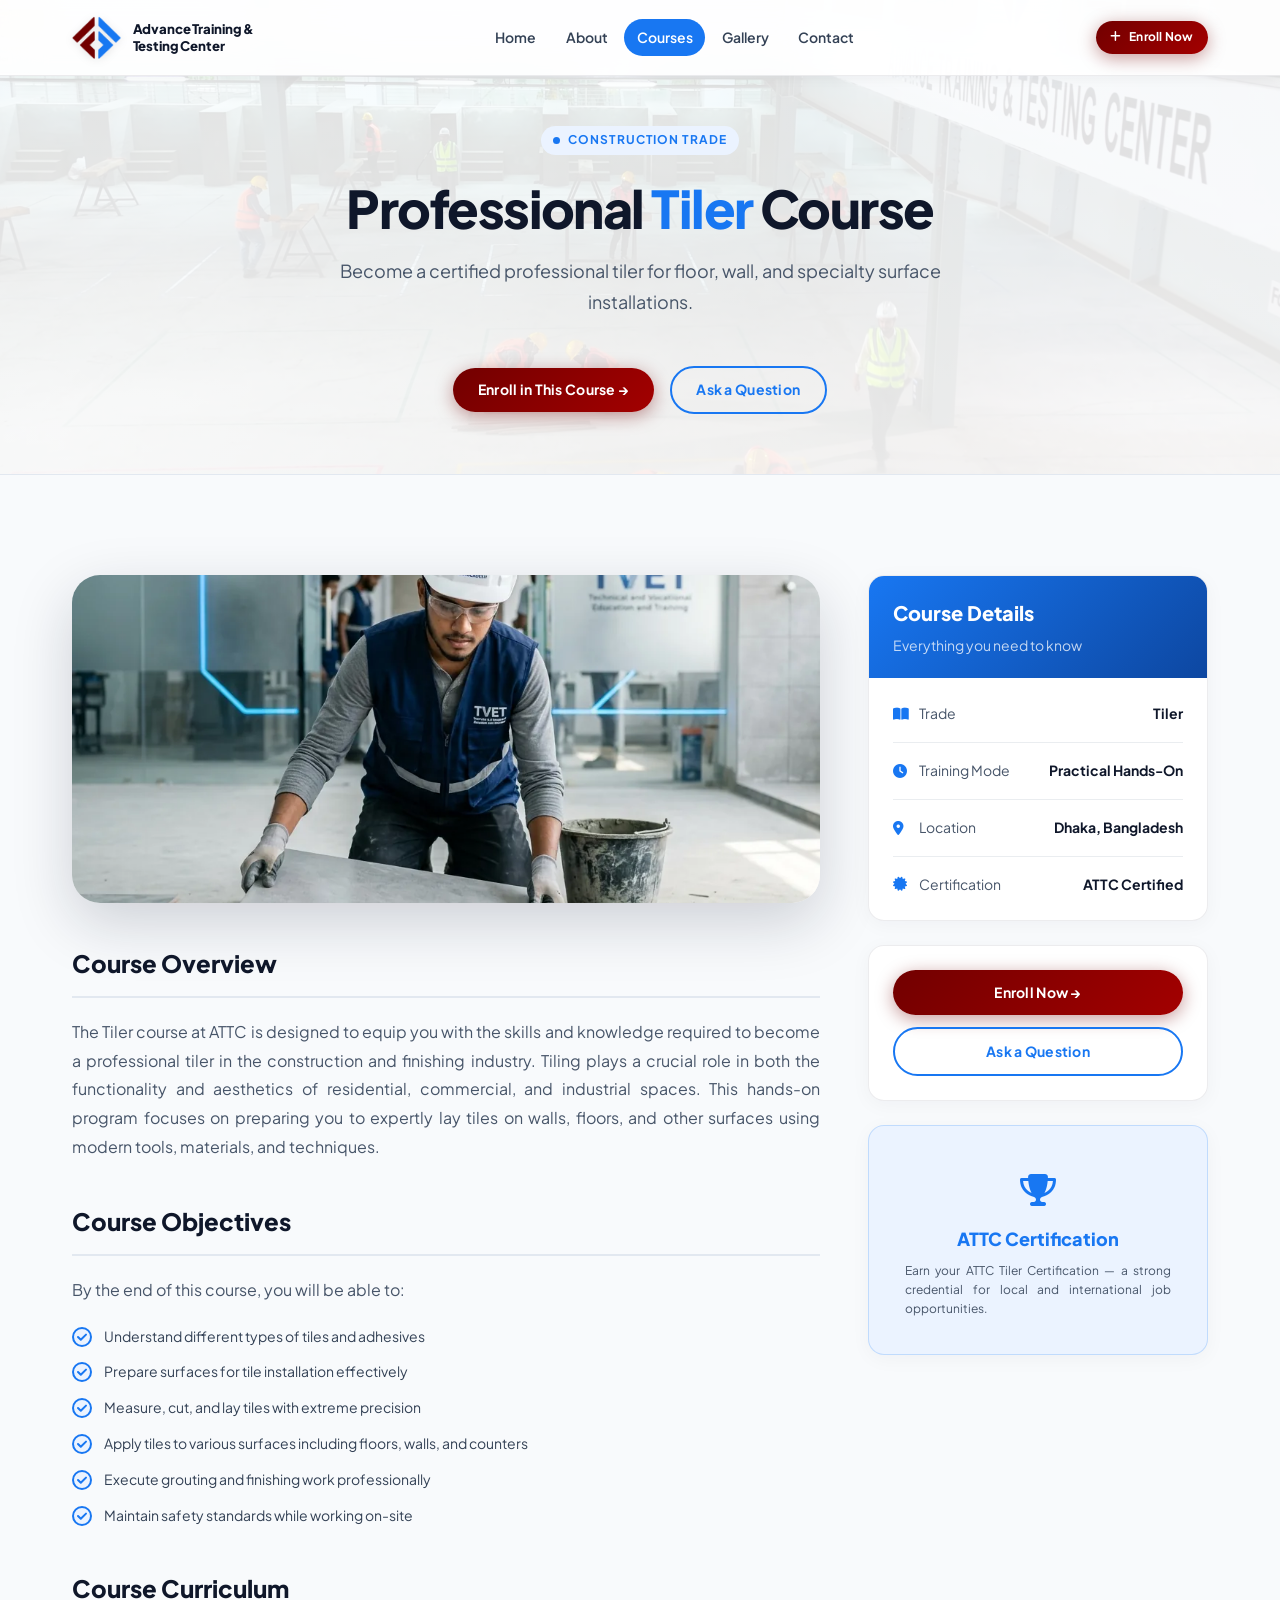
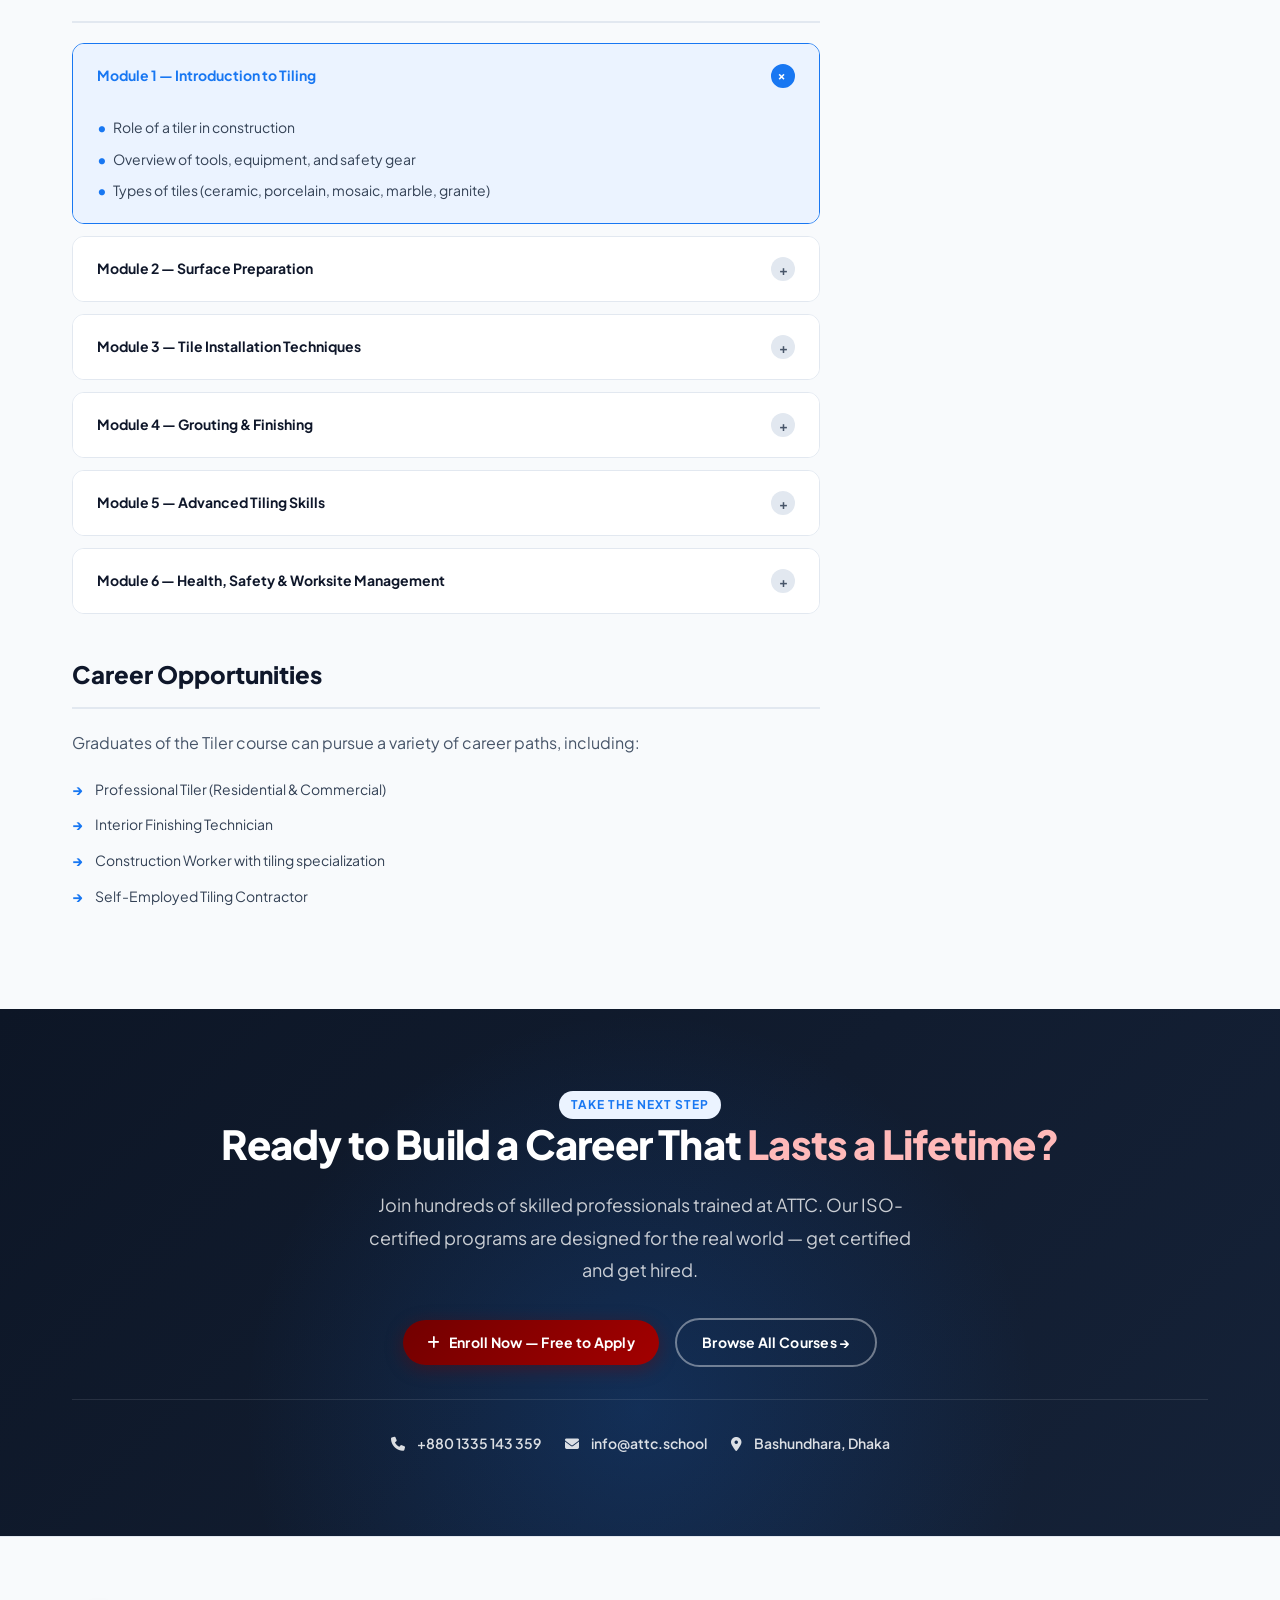
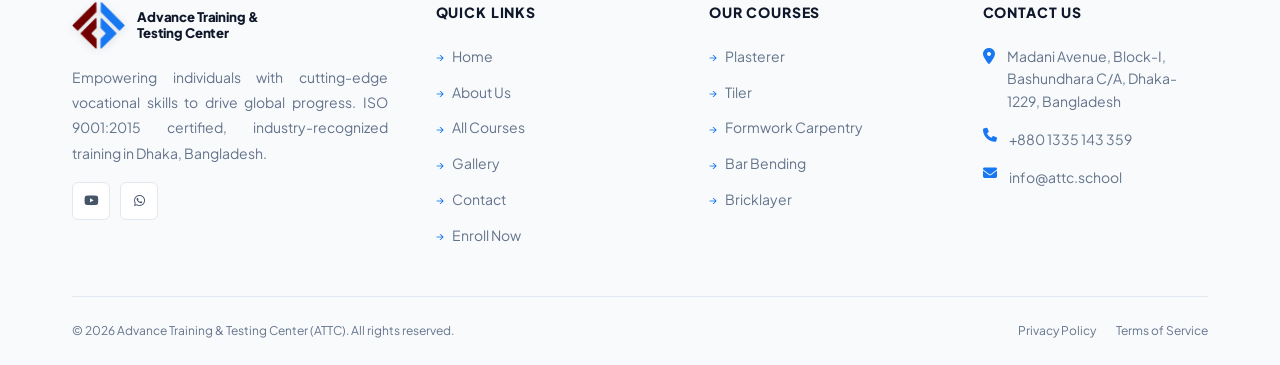
<file: courses/tiler.html>
<!DOCTYPE html>
<html lang="en">
<head>
  <meta charset="UTF-8">
  <meta name="viewport" content="width=device-width, initial-scale=1.0">
  <title>Tiler Course — ATTC Vocational Training</title>
  <meta name="description" content="Master ceramic, porcelain & marble tile installation with the ISO-certified Tiler Course at ATTC Dhaka. Hands-on vocational training for global job placement.">
  <meta name="keywords" content="tiler course, tile fitting training, ATTC tiler, construction training Dhaka, tiler certification Bangladesh">
  <link rel="canonical" href="https://www.attc.school/courses/tiler.html">

  <!-- OpenGraph Meta Tags -->
  <meta property="og:title" content="Professional Tiler Course — ATTC Dhaka">
  <meta property="og:description" content="ISO-certified practical tiling training for interior & exterior construction jobs worldwide.">
  <meta property="og:image" content="https://www.attc.school/images/course_tiler.webp">
  <meta property="og:url" content="https://www.attc.school/courses/tiler.html">
  <meta property="og:type" content="website">
  <meta property="og:site_name" content="ATTC">

  <!-- Twitter Card -->
  <meta name="twitter:card" content="summary_large_image">
  <meta name="twitter:title" content="Professional Tiler Course — ATTC Dhaka">
  <meta name="twitter:description" content="ISO-certified practical tiling training for interior & exterior construction jobs worldwide.">
  <meta name="twitter:image" content="https://www.attc.school/images/course_tiler.webp">

  <link rel="icon" type="image/webp" href="../favicon.webp">
  <link rel="stylesheet" href="https://cdnjs.cloudflare.com/ajax/libs/font-awesome/6.5.1/css/all.min.css">
  <link rel="stylesheet" href="../style.css">

  <!-- Schema.org — Course Structured Data (SEO & AIO) -->
  <script type="application/ld+json">
  {
    "@context": "https://schema.org",
    "@type": "Course",
    "name": "Professional Tiler Course",
    "description": "Hands-on floor and wall tile installation training covering ceramic, porcelain, granite tiles, surface leveling, grouting, and waterproofing.",
    "provider": {
      "@type": "EducationalOrganization",
      "name": "Advance Training And Testing Center (ATTC)",
      "sameAs": "https://www.attc.school"
    },
    "educationalCredentialAwarded": "ATTC Tiler Professional Certificate",
    "occupationalCategory": "Tile Setter & Interior Finisher",
    "hasCourseInstance": {
      "@type": "CourseInstance",
      "courseMode": "Onsite / Practical",
      "location": "ATTC Campus, Bashundhara C/A, Dhaka, Bangladesh"
    }
  }
  </script>
  <!-- AI Agent Discovery Links (RFC 8288 / IsItAgentReady Level 5) -->
  <link rel="ai-catalog" href="/.well-known/ai-catalog.json">
  <link rel="api-catalog" href="/.well-known/api-catalog">
  <link rel="service-doc" href="/sitemap.xml">
  <link rel="oauth-protected-resource" href="/.well-known/oauth-protected-resource">
  <link rel="oauth-authorization-server" href="/.well-known/oauth-authorization-server">
  <link rel="agent-skills" href="/.well-known/agent-skills/index.json">
  <link rel="mcp-server-card" href="/.well-known/mcp/server-card.json">
  <link rel="dns-aid" href="/.well-known/dns-aid">
  <link rel="authorizing-agent" href="/auth.md">
  <link rel="agent-auth" href="/auth.md">
  <link rel="skill" href="/auth.md">
</head>
<body>

<main>
  <section class="page-hero" aria-label="Tiler Course Header">
    <div class="hero-bg-image-layer">
      <img src="../images/big_training_area.webp" alt="ATTC Training Area" loading="eager">
      <div class="hero-bg-overlay" style="background:linear-gradient(to bottom,rgba(255,255,255,.85) 0%,rgba(255,255,255,.90) 100%);"></div>
    </div>
    <div class="container">
      <div class="page-hero-content">
        <nav class="page-hero-breadcrumb" aria-label="Breadcrumb">
          <a href="../index.html">Home</a>
          <i class="fa-solid fa-chevron-right" style="font-size:10px; color:#94A3B8;"></i>
          <a href="../courses.html">Courses</a>
          <i class="fa-solid fa-chevron-right" style="font-size:10px; color:#94A3B8;"></i>
          <span>Tiler</span>
        </nav>
        <div class="section-label" style="width:fit-content;display:inline-flex;margin-bottom:var(--space-2);"><span class="pulse-dot"></span> Construction Trade</div>
        <h1 style="margin-top:var(--space-4);">Professional <em>Tiler</em> Course</h1>
        <p>Become a certified professional tiler for floor, wall, and specialty surface installations.</p>
        <div class="hero-actions" style="margin-top:var(--space-6);">
          <a href="../enroll-now.html" class="btn btn-accent">Enroll in This Course →</a>
          <a href="../contact.html" class="btn btn-outline-dark">Ask a Question</a>
        </div>
      </div>
    </div>
  </section>

  <section class="section" style="background:#F8FAFC;">
    <div class="container">
      <div class="course-detail-layout">

        <article class="course-detail-main">

          <img src="../images/course_tiler.webp" alt="ATTC Tiler Course Training" class="course-hero-img" loading="lazy">

          <div class="course-section-block reveal">
            <h2>Course Overview</h2>
            <p>The Tiler course at ATTC is designed to equip you with the skills and knowledge required to become a professional tiler in the construction and finishing industry. Tiling plays a crucial role in both the functionality and aesthetics of residential, commercial, and industrial spaces. This hands-on program focuses on preparing you to expertly lay tiles on walls, floors, and other surfaces using modern tools, materials, and techniques.</p>
          </div>

          <div class="course-section-block reveal">
            <h2>Course Objectives</h2>
            <p>By the end of this course, you will be able to:</p>
            <ul class="objectives-list">
              <li>Understand different types of tiles and adhesives</li><li>Prepare surfaces for tile installation effectively</li><li>Measure, cut, and lay tiles with extreme precision</li><li>Apply tiles to various surfaces including floors, walls, and counters</li><li>Execute grouting and finishing work professionally</li><li>Maintain safety standards while working on-site</li>
            </ul>
          </div>

          <div class="course-section-block reveal">
            <h2>Course Curriculum</h2>
            <div class="curriculum-accordion">
              <div class="accordion-item active"><button class="accordion-trigger" aria-expanded="true"><span>Module 1 — Introduction to Tiling</span><span class="accordion-icon">+</span></button><div class="accordion-body"><ul><li>Role of a tiler in construction</li><li>Overview of tools, equipment, and safety gear</li><li>Types of tiles (ceramic, porcelain, mosaic, marble, granite)</li></ul></div></div><div class="accordion-item"><button class="accordion-trigger" aria-expanded="false"><span>Module 2 — Surface Preparation</span><span class="accordion-icon">+</span></button><div class="accordion-body"><ul><li>Assessing and cleaning surfaces</li><li>Applying waterproofing and leveling compounds</li><li>Marking and layout planning</li></ul></div></div><div class="accordion-item"><button class="accordion-trigger" aria-expanded="false"><span>Module 3 — Tile Installation Techniques</span><span class="accordion-icon">+</span></button><div class="accordion-body"><ul><li>Cutting tiles accurately using hand and electric tools</li><li>Laying wall and floor tiles with proper spacing and alignment</li><li>Installing tiles on complex surfaces (corners, stairs, counters)</li></ul></div></div><div class="accordion-item"><button class="accordion-trigger" aria-expanded="false"><span>Module 4 — Grouting & Finishing</span><span class="accordion-icon">+</span></button><div class="accordion-body"><ul><li>Mixing and applying grout</li><li>Cleaning, sealing, and finishing the tiled surface</li><li>Fixing tile defects and repairs</li></ul></div></div><div class="accordion-item"><button class="accordion-trigger" aria-expanded="false"><span>Module 5 — Advanced Tiling Skills</span><span class="accordion-icon">+</span></button><div class="accordion-body"><ul><li>Decorative and patterned tiling</li><li>Tile installation in kitchens, bathrooms, and outdoor areas</li><li>Working with large format and specialty tiles</li></ul></div></div><div class="accordion-item"><button class="accordion-trigger" aria-expanded="false"><span>Module 6 — Health, Safety & Worksite Management</span><span class="accordion-icon">+</span></button><div class="accordion-body"><ul><li>On-site safety protocols and PPE usage</li><li>Handling and storing materials properly</li><li>Identifying and managing potential hazards</li></ul></div></div>
            </div>
          </div>

          <div class="course-section-block reveal">
            <h2>Career Opportunities</h2>
            <p>Graduates of the Tiler course can pursue a variety of career paths, including:</p>
            <ul class="career-list">
              <li>Professional Tiler (Residential & Commercial)</li><li>Interior Finishing Technician</li><li>Construction Worker with tiling specialization</li><li>Self-Employed Tiling Contractor</li>
            </ul>
          </div>

        </article>

        <aside class="course-sidebar">
          <div class="sidebar-card">
            <div class="sidebar-card__header">
              <h3>Course Details</h3>
              <p>Everything you need to know</p>
            </div>
            <div class="sidebar-card__body">
              <div class="sidebar-meta">
                <div class="sidebar-meta-item">
                  <span class="sidebar-meta-key">
                    <i class="fa-solid fa-book-open" style="color:#1877F2; font-size:14px; width:18px;"></i>
                    Trade
                  </span>
                  <span class="sidebar-meta-val">Tiler</span>
                </div>
                <div class="sidebar-meta-item">
                  <span class="sidebar-meta-key">
                    <i class="fa-solid fa-clock" style="color:#1877F2; font-size:14px; width:18px;"></i>
                    Training Mode
                  </span>
                  <span class="sidebar-meta-val">Practical Hands-On</span>
                </div>
                <div class="sidebar-meta-item">
                  <span class="sidebar-meta-key">
                    <i class="fa-solid fa-location-dot" style="color:#1877F2; font-size:14px; width:18px;"></i>
                    Location
                  </span>
                  <span class="sidebar-meta-val">Dhaka, Bangladesh</span>
                </div>
                <div class="sidebar-meta-item">
                  <span class="sidebar-meta-key">
                    <i class="fa-solid fa-certificate" style="color:#1877F2; font-size:14px; width:18px;"></i>
                    Certification
                  </span>
                  <span class="sidebar-meta-val">ATTC Certified</span>
                </div>
              </div>
            </div>
          </div>

          <div class="sidebar-card">
            <div class="sidebar-card__body">
              <div class="sidebar-cta" style="display:flex; flex-direction:column; gap:12px;">
                <a href="../enroll-now.html" class="btn btn-accent" style="justify-content:center;">Enroll Now →</a>
                <a href="../contact.html" class="btn btn-outline-dark" style="justify-content:center;">Ask a Question</a>
              </div>
            </div>
          </div>

          <div class="sidebar-card" style="background:#EBF3FF; border-color:rgba(24,119,242,0.2);">
            <div class="sidebar-card__body">
              <div style="text-align:center; padding:12px;">
                <div style="font-size:2rem; color:#1877F2; margin-bottom:8px;"><i class="fa-solid fa-trophy"></i></div>
                <h4 style="font-size:var(--text-md); font-weight:800; color:#1877F2; margin-bottom:6px;">ATTC Certification</h4>
                <p style="font-size:var(--text-xs); color:#475569; line-height:1.6;">Earn your ATTC Tiler Certification — a strong credential for local and international job opportunities.</p>
              </div>
            </div>
          </div>
        </aside>

      </div>
    </div>
  </section>

  <div id="cta-placeholder"></div>
</main>

<script src="../components.js"></script>
<script src="../script.js"></script>
</body>
</html>
</file>
<file: style.css>
/* ==========================================================
   ATTC — Advance Training & Testing Center
   Master Stylesheet v1.0
   ========================================================== */

/* ── 0. Google Fonts Import ─────────────────────────────── */
@import url('https://fonts.googleapis.com/css2?family=Plus+Jakarta+Sans:ital,wght@0,300;0,400;0,500;0,600;0,700;0,800;1,400&display=swap');

/* ── 1. CSS Custom Properties (Design Tokens) ───────────── */
:root {
  /* Brand Colors (Matched 100% to logo.webp: Electric Royal Blue #1877F2 & Deep Crimson Maroon #720000) */
  --clr-primary-h: 213;
  --clr-primary: #1877F2;
  /* Electric Royal Blue from right side of logo */
  --clr-primary-light: #4294FF;
  /* Lighter Blue */
  --clr-primary-xlight: #EBF3FF;
  /* Tint for backgrounds */
  --clr-accent: #720000;
  /* Deep Crimson Maroon from left side of logo */
  --clr-accent-dark: #500000;
  /* Darker Crimson */
  --clr-accent-light: #9B1111;
  /* Bright Crimson */

  /* Dark Background & Slate Tones */
  --clr-navy: #0B111D;
  --clr-navy-mid: #121A29;
  --clr-navy-soft: #1A2436;

  /* Neutrals */
  --clr-gray-100: hsl(210, 20%, 98%);
  --clr-gray-200: hsl(210, 16%, 93%);
  --clr-gray-300: hsl(210, 12%, 84%);
  --clr-gray-400: hsl(210, 10%, 65%);
  --clr-gray-500: hsl(210, 8%, 45%);
  --clr-gray-700: hsl(210, 12%, 28%);
  --clr-gray-900: hsl(210, 18%, 10%);

  /* Semantic */
  --clr-text-primary: #0F172A;
  --clr-text-secondary: #475569;
  --clr-text-light: #FFFFFF;
  --clr-bg: #F8FAFC;
  --clr-surface: #FFFFFF;

  /* Typography */
  --font-sans: 'Plus Jakarta Sans', system-ui, -apple-system, sans-serif;
  --text-xs: clamp(0.7rem, 1vw, 0.75rem);
  --text-sm: clamp(0.8rem, 1.2vw, 0.875rem);
  --text-base: clamp(0.9rem, 1.5vw, 1rem);
  --text-md: clamp(1rem, 1.8vw, 1.125rem);
  --text-lg: clamp(1.1rem, 2vw, 1.25rem);
  --text-xl: clamp(1.25rem, 2.5vw, 1.5rem);
  --text-2xl: clamp(1.5rem, 3vw, 2rem);
  --text-3xl: clamp(1.8rem, 4vw, 2.5rem);
  --text-4xl: clamp(2.2rem, 5vw, 3.25rem);
  --text-5xl: clamp(2.5rem, 6vw, 4rem);

  /* Spacing */
  --space-1: 0.25rem;
  --space-2: 0.5rem;
  --space-3: 0.75rem;
  --space-4: 1rem;
  --space-5: 1.25rem;
  --space-6: 1.5rem;
  --space-8: 2rem;
  --space-10: 2.5rem;
  --space-12: 3rem;
  --space-16: 4rem;
  --space-20: 5rem;
  --space-24: 6rem;

  /* Layout */
  --container-max: 1200px;
  --section-pad: clamp(60px, 8vw, 100px);
  --nav-height: 76px;

  /* Borders */
  --radius-sm: 6px;
  --radius-md: 12px;
  --radius-lg: 20px;
  --radius-xl: 28px;
  --radius-full: 9999px;

  /* Shadows */
  --shadow-sm: 0 1px 3px rgba(15, 23, 42, 0.08);
  --shadow-md: 0 4px 16px rgba(15, 23, 42, 0.10);
  --shadow-lg: 0 10px 40px rgba(15, 23, 42, 0.14);
  --shadow-xl: 0 20px 60px rgba(15, 23, 42, 0.18);
  --shadow-card: 0 2px 8px rgba(24, 119, 242, 0.08), 0 0 0 1px rgba(24, 119, 242, 0.04);
  --shadow-glow: 0 0 0 4px rgba(24, 119, 242, 0.2);

  /* Transitions */
  --transition-fast: 150ms ease;
  --transition-base: 250ms ease;
  --transition-slow: 400ms ease;

  /* Gradients derived directly from Logo */
  --grad-primary: linear-gradient(135deg, #1877F2 0%, #0055C4 100%);
  --grad-accent: linear-gradient(135deg, #720000 0%, #A30000 100%);
  --grad-hero: linear-gradient(145deg, #070C14 0%, #0D1626 60%, #152238 100%);
  --grad-card: linear-gradient(160deg, #FFFFFF 0%, #F0F6FF 100%);
}

/* ── Micro Animations & Visual Upgrades ──────────────────── */
.stat-card, .course-card, .feature-card, .hero-metric-pill {
  transition: transform 0.35s cubic-bezier(0.34, 1.56, 0.64, 1), box-shadow 0.35s ease, border-color 0.35s ease !important;
}

.stat-card:hover, .course-card:hover {
  transform: translateY(-8px) scale(1.015) !important;
  box-shadow: 0 20px 40px rgba(24, 119, 242, 0.12), 0 0 0 1px rgba(24, 119, 242, 0.15) !important;
}

.hero-metric-pill:hover {
  transform: translateY(-4px) scale(1.03) !important;
  background: rgba(255, 255, 255, 0.18) !important;
  border-color: rgba(255, 255, 255, 0.35) !important;
}

/* ── 2. CSS Reset & Base ────────────────────────────────── */
*,
*::before,
*::after {
  box-sizing: border-box;
  margin: 0;
  padding: 0;
}

html {
  scroll-behavior: smooth;
  font-size: 16px;
  -webkit-text-size-adjust: 100%;
}

/* Custom Premium Smooth Scrollbar */
::-webkit-scrollbar {
  width: 10px;
}

::-webkit-scrollbar-track {
  background: #F1F5F9;
}

::-webkit-scrollbar-thumb {
  background: linear-gradient(180deg, #1877F2 0%, #720000 100%);
  border-radius: 10px;
  border: 2px solid #F1F5F9;
}

::-webkit-scrollbar-thumb:hover {
  background: #1877F2;
}

body {
  font-family: var(--font-sans);
  font-size: var(--text-base);
  color: var(--clr-text-primary);
  background-color: var(--clr-bg);
  line-height: 1.7;
  overflow-x: hidden;
  -webkit-font-smoothing: antialiased;
}

img,
video {
  display: block;
  max-width: 100%;
  height: auto;
}

a {
  color: inherit;
  text-decoration: none;
}

ul,
ol {
  list-style: none;
}

button,
input,
select,
textarea {
  font: inherit;
  outline: none;
  border: none;
  background: none;
}

p {
  text-align: justify;
}

button {
  cursor: pointer;
}

/* ── 3. Layout Utilities ────────────────────────────────── */
.container {
  width: 100%;
  max-width: var(--container-max);
  margin-inline: auto;
  padding-inline: clamp(1rem, 4vw, 2rem);
}

.section {
  padding-block: var(--section-pad);
}

.grid {
  display: grid;
}

.flex {
  display: flex;
}

.text-center {
  text-align: center;
}

.text-primary {
  color: var(--clr-primary);
}

.text-accent {
  color: var(--clr-accent);
}

.sr-only {
  position: absolute;
  width: 1px;
  height: 1px;
  padding: 0;
  margin: -1px;
  overflow: hidden;
  clip: rect(0, 0, 0, 0);
  white-space: nowrap;
  border-width: 0;
}

.section-label {
  display: inline-flex;
  align-items: center;
  gap: var(--space-2);
  font-size: var(--text-xs);
  font-weight: 700;
  letter-spacing: 0.08em;
  text-transform: uppercase;
  color: var(--clr-primary);
  background: var(--clr-primary-xlight);
  padding: 0.35em 1em;
  border-radius: var(--radius-full);
}

/* Perfect Circular Dot marker */
.pulse-dot {
  display: inline-block;
  width: 7px;
  height: 7px;
  border-radius: 50%;
  background: var(--clr-primary);
  flex-shrink: 0;
}

.section-title {
  font-size: var(--text-3xl);
  font-weight: 800;
  line-height: 1.2;
  letter-spacing: -0.02em;
  color: var(--clr-text-primary);
}

.section-title span {
  color: var(--clr-primary);
}

.section-subtitle {
  font-size: var(--text-md);
  color: var(--clr-text-secondary);
  max-width: 600px;
  line-height: 1.8;
  text-align: left;
}

.text-center,
.text-center p,
.page-hero p,
.page-hero-content p,
.text-center .section-subtitle,
.cta-section p,
.why-attc-section p.section-subtitle,
.hero-content p {
  text-align: center !important;
}

/* ── 5. Button Components ───────────────────────────────── */
.btn {
  display: inline-flex;
  align-items: center;
  gap: var(--space-2);
  padding: 0.75em 1.75em;
  border-radius: var(--radius-full);
  font-size: var(--text-sm);
  font-weight: 700;
  letter-spacing: 0.02em;
  transition: all var(--transition-base);
  white-space: nowrap;
  position: relative;
  overflow: hidden;
}

.btn::after {
  content: '';
  position: absolute;
  inset: 0;
  background: rgba(255, 255, 255, 0.15);
  opacity: 0;
  transition: opacity var(--transition-fast);
}

.btn:hover::after {
  opacity: 1;
}

.btn-primary {
  background: var(--grad-primary);
  color: #FFFFFF;
  box-shadow: 0 4px 18px rgba(24, 119, 242, 0.35);
}

.btn-primary:hover {
  transform: translateY(-2px);
  box-shadow: 0 8px 30px rgba(24, 119, 242, 0.45);
}

.btn-accent {
  background: var(--grad-accent);
  color: #FFFFFF;
  box-shadow: 0 4px 18px rgba(114, 0, 0, 0.4);
}

.btn-accent:hover {
  transform: translateY(-2px);
  box-shadow: 0 8px 30px rgba(114, 0, 0, 0.55);
}

.btn-outline {
  background: transparent;
  color: var(--clr-text-light);
  border: 2px solid hsla(0, 0%, 100%, 0.4);
}

.btn-outline:hover {
  background: hsla(0, 0%, 100%, 0.1);
  border-color: hsla(0, 0%, 100%, 0.7);
}

.btn-outline-dark {
  background: transparent;
  color: var(--clr-primary);
  border: 2px solid var(--clr-primary);
}

.btn-outline-dark:hover {
  background: var(--clr-primary);
  color: var(--clr-text-light);
}

.btn-lg {
  padding: 1em 2.25em;
  font-size: var(--text-md);
}

.btn-sm {
  padding: 0.55em 1.2em;
  font-size: var(--text-xs);
}

.btn svg {
  width: 18px;
  height: 18px;
  flex-shrink: 0;
}

/* ── 6. Navigation Header (Clean Crisp White Theme) ───────── */
#site-header {
  position: fixed;
  top: 0;
  left: 0;
  right: 0;
  z-index: 1000;
  height: var(--nav-height);
  background: rgba(255, 255, 255, 0.92);
  backdrop-filter: blur(20px) saturate(180%);
  -webkit-backdrop-filter: blur(20px) saturate(180%);
  border-bottom: 1px solid rgba(15, 23, 42, 0.08);
  box-shadow: 0 2px 12px rgba(15, 23, 42, 0.05);
  transition: background var(--transition-base), box-shadow var(--transition-base);
}

#site-header.scrolled {
  background: rgba(255, 255, 255, 0.98);
  box-shadow: 0 4px 20px rgba(15, 23, 42, 0.08);
}

.nav-container {
  display: flex;
  align-items: center;
  justify-content: space-between;
  height: 100%;
}

.nav-logo {
  display: flex;
  align-items: center;
  gap: var(--space-3);
  text-decoration: none;
}

.nav-logo-img {
  height: 44px;
  width: auto;
  object-fit: contain;
  filter: drop-shadow(0 2px 4px rgba(0, 0, 0, 0.1));
  flex-shrink: 0;
}

.nav-logo-text {
  display: flex;
  flex-direction: column;
  line-height: 1.25;
}

.nav-logo-text .logo-line-1,
.nav-logo-text .logo-line-2 {
  font-size: 0.825rem;
  font-weight: 850;
  color: #0F172A;
  letter-spacing: -0.01em;
  white-space: nowrap;
}

.nav-links {
  display: flex;
  align-items: center;
  gap: var(--space-1);
  list-style: none;
}

.nav-links a {
  display: flex;
  align-items: center;
  gap: 5px;
  padding: 0.45em 0.9em;
  border-radius: var(--radius-full);
  font-size: var(--text-sm);
  font-weight: 600;
  color: #334155;
  transition: all var(--transition-fast);
}

.nav-links a:hover {
  color: #1877F2;
  background: #EBF3FF;
}

.nav-links a.active {
  color: #FFFFFF;
  background: #1877F2;
}

.nav-actions {
  display: flex;
  align-items: center;
  gap: var(--space-3);
}

.hamburger {
  display: none;
  flex-direction: column;
  gap: 5px;
  padding: 8px;
  border-radius: var(--radius-sm);
  cursor: pointer;
  transition: background var(--transition-fast);
}

.hamburger:hover {
  background: rgba(15, 23, 42, 0.06);
}

.hamburger span {
  display: block;
  width: 22px;
  height: 2px;
  border-radius: 2px;
  background: #0F172A;
  transition: all var(--transition-base);
}

.hamburger.open span:nth-child(1) {
  transform: translateY(7px) rotate(45deg);
}

.hamburger.open span:nth-child(2) {
  opacity: 0;
  transform: scaleX(0);
}

.hamburger.open span:nth-child(3) {
  transform: translateY(-7px) rotate(-45deg);
}

/* Mobile Drawer */
.mobile-drawer {
  position: fixed;
  top: var(--nav-height);
  left: 0;
  right: 0;
  bottom: 0;
  background: var(--clr-navy);
  z-index: 999;
  transform: translateX(100%);
  transition: transform var(--transition-slow);
  overflow-y: auto;
  padding: var(--space-6);
  display: flex;
  flex-direction: column;
  gap: var(--space-2);
}

.mobile-drawer.open {
  transform: translateX(0);
}

.mobile-drawer a {
  display: flex;
  align-items: center;
  padding: var(--space-4) var(--space-5);
  border-radius: var(--radius-md);
  font-size: var(--text-md);
  font-weight: 600;
  color: hsla(0, 0%, 100%, 0.82);
  transition: all var(--transition-fast);
  border: 1px solid transparent;
}

.mobile-drawer a:hover,
.mobile-drawer a.active {
  color: white;
  background: hsla(158, 72%, 26%, 0.25);
  border-color: hsla(158, 72%, 26%, 0.3);
}

.mobile-drawer .drawer-cta {
  margin-top: var(--space-4);
  padding-top: var(--space-6);
  border-top: 1px solid hsla(0, 0%, 100%, 0.08);
}

/* ── 7. Page Hero (Shared White Base Banner Component) ─────────── */
.page-hero {
  padding-block: calc(var(--nav-height) + 50px) 60px;
  background: #FFFFFF;
  position: relative;
  overflow: hidden;
  border-bottom: 1px solid #E2E8F0;
  text-align: center;
}

.page-hero .hero-bg-image-layer img {
  width: 100%;
  height: 100%;
  object-fit: cover;
  object-position: center;
  opacity: 1.0;
}

.page-hero .container {
  position: relative;
  z-index: 1;
}

.page-hero-content {
  max-width: 760px;
  margin-inline: auto;
  display: flex;
  flex-direction: column;
  align-items: center;
}

.page-hero-breadcrumb {
  display: none !important;
}

.page-hero-breadcrumb a {
  color: #64748B;
  transition: color var(--transition-fast);
}

.page-hero-breadcrumb a:hover {
  color: #1877F2;
}

.page-hero-breadcrumb span {
  color: #1877F2;
}

.page-hero h1 {
  font-size: var(--text-4xl);
  font-weight: 850;
  color: #0F172A;
  line-height: 1.15;
  letter-spacing: -0.03em;
  margin-bottom: var(--space-4);
}

.page-hero h1 em {
  font-style: normal;
  color: #1877F2;
}

.page-hero p {
  font-size: var(--text-md);
  color: #475569;
  line-height: 1.75;
  margin-bottom: var(--space-6);
  max-width: 680px;
  text-align: center !important;
}

.hero-actions {
  display: flex;
  align-items: center;
  justify-content: center;
  flex-wrap: wrap;
  gap: var(--space-4);
}

/* ── 7. Scroll Reveal Animation Styles ──────────────────── */
.reveal {
  opacity: 0;
  transform: translateY(28px);
  transition: opacity 0.8s cubic-bezier(0.16, 1, 0.3, 1), transform 0.8s cubic-bezier(0.16, 1, 0.3, 1);
  will-change: opacity, transform;
}

.reveal.visible {
  opacity: 1;
  transform: translateY(0);
}

.reveal-delay-1 { transition-delay: 0.1s; }
.reveal-delay-2 { transition-delay: 0.2s; }
.reveal-delay-3 { transition-delay: 0.3s; }
.reveal-delay-4 { transition-delay: 0.4s; }

/* ── 8. Card Components ─────────────────────────────────── */
.card {
  background: var(--clr-surface);
  border-radius: var(--radius-lg);
  box-shadow: var(--shadow-card);
  border: 1px solid hsla(158, 72%, 26%, 0.06);
  overflow: hidden;
  transition: all var(--transition-base);
}

.card:hover {
  transform: translateY(-5px);
  box-shadow: var(--shadow-lg);
  border-color: hsla(158, 72%, 26%, 0.15);
}

/* ── 10. Courses Section (Compact Frozen Glass Layout) ── */
.courses-section-bg {
  position: relative;
  overflow: hidden;
  background: #F8FAFC;
  padding-block: clamp(40px, 5vw, 64px) !important;
}

.courses-section-bg .text-center {
  margin-bottom: var(--space-6) !important;
}

.courses-grid-wrapper {
  display: flex;
  flex-direction: column;
  gap: var(--space-6);
  max-width: 1140px;
  margin-inline: auto;
}

.courses-row-top,
.courses-row-bottom {
  display: flex;
  flex-wrap: wrap;
  justify-content: center;
  gap: var(--space-6);
}

.course-card {
  display: flex;
  flex-direction: column;
  width: 100%;
  max-width: 340px;
  background: #FFFFFF;
  border-radius: 16px;
  overflow: hidden;
  border: 1px solid rgba(15, 23, 42, 0.08);
  box-shadow: 0 4px 16px rgba(15, 23, 42, 0.05);
  transition: all 0.3s cubic-bezier(0.16, 1, 0.3, 1);
  text-align: center;
}

.course-card:hover {
  transform: translateY(-5px);
  background: #FFFFFF;
  border-color: rgba(24, 119, 242, 0.3);
  box-shadow: 0 16px 36px rgba(24, 119, 242, 0.12);
}

.course-card__image-box {
  position: relative;
  width: 100%;
  aspect-ratio: 16 / 8.5;
  overflow: hidden;
  background: var(--clr-gray-900);
}

.course-card__image-box img {
  width: 100%;
  height: 100%;
  object-fit: cover;
  object-position: center;
  display: block;
  transition: transform 0.6s cubic-bezier(0.16, 1, 0.3, 1), filter 0.6s ease;
}

.course-card:hover .course-card__image-box img {
  transform: scale(1.06);
  filter: brightness(1.05);
}

.course-card__overlay {
  position: absolute;
  inset: 0;
  background: linear-gradient(to top, rgba(15, 23, 36, 0.45) 0%, transparent 60%);
  pointer-events: none;
}

.course-card__tag {
  position: absolute;
  top: 10px;
  left: 10px;
  background: rgba(11, 17, 29, 0.82);
  color: white;
  font-size: 0.62rem;
  font-weight: 700;
  letter-spacing: 0.06em;
  text-transform: uppercase;
  padding: 3px 10px;
  border-radius: var(--radius-full);
  backdrop-filter: blur(8px);
  border: 1px solid rgba(255, 255, 255, 0.2);
  z-index: 2;
}

.course-card__body {
  padding: 16px 18px;
  flex: 1;
  display: flex;
  flex-direction: column;
  align-items: center;
  gap: 8px;
}

.course-card__header {
  display: flex;
  align-items: center;
  justify-content: center;
  gap: 8px;
  width: 100%;
}

.course-card__title {
  font-size: var(--text-md);
  font-weight: 800;
  color: #0F172A;
  line-height: 1.2;
  margin: 0;
}

.course-badge-accent {
  font-size: 0.6rem;
  font-weight: 800;
  color: #720000;
  background: rgba(114, 0, 0, 0.1);
  border: 1px solid rgba(114, 0, 0, 0.25);
  padding: 2px 8px;
  border-radius: var(--radius-full);
}

.course-card__desc {
  font-size: var(--text-xs);
  color: #475569;
  line-height: 1.5;
  flex: 1;
  margin: 0;
}

.course-card__meta {
  display: flex;
  align-items: center;
  justify-content: center;
  gap: 12px;
  padding-top: 10px;
  width: 100%;
  border-top: 1px solid rgba(15, 23, 42, 0.08);
}

.course-card__meta-item {
  display: flex;
  align-items: center;
  gap: 5px;
  font-size: 0.72rem;
  font-weight: 700;
  color: #475569;
}

.course-card__meta-item svg {
  color: #1877F2;
}

.course-card__footer {
  padding: 10px 18px;
  background: rgba(255, 255, 255, 0.4);
  border-top: 1px solid rgba(15, 23, 42, 0.08);
  transition: background 0.3s ease;
}

.course-card:hover .course-card__footer {
  background: rgba(24, 119, 242, 0.08);
}

.course-card__link {
  display: flex;
  align-items: center;
  justify-content: center;
  gap: 6px;
  font-size: var(--text-xs);
  font-weight: 800;
  color: #1877F2;
  text-decoration: none;
  transition: color 0.2s ease;
}

.course-card__link svg {
  transition: transform 0.25s ease;
}

.course-card:hover .course-card__link {
  color: #0055C4;
}

.course-card:hover .course-card__link svg {
  transform: translateX(4px);
}

/* ── 9. Stats / Counter Strips (Clean Light Theme) ─────── */
.stats-strip {
  background: #F8FAFC;
  padding-block: var(--space-12);
  position: relative;
  border-top: 1px solid rgba(15, 23, 42, 0.06);
  border-bottom: 1px solid rgba(15, 23, 42, 0.06);
  overflow: hidden;
}

.stats-grid {
  display: grid;
  grid-template-columns: repeat(auto-fit, minmax(220px, 1fr));
  gap: var(--space-5);
  position: relative;
  z-index: 1;
}

.stat-card {
  background: #FFFFFF;
  border: 1px solid rgba(15, 23, 42, 0.08);
  border-radius: 16px;
  padding: 20px 22px;
  display: flex;
  align-items: center;
  gap: 16px;
  box-shadow: 0 4px 20px rgba(15, 23, 42, 0.05);
  transition: transform 0.3s ease, border-color 0.3s ease, box-shadow 0.3s ease;
}

.stat-card:hover {
  transform: translateY(-4px);
  border-color: rgba(24, 119, 242, 0.25);
  box-shadow: 0 12px 30px rgba(24, 119, 242, 0.12);
}

.stat-card-icon {
  width: 46px;
  height: 46px;
  border-radius: 12px;
  display: flex;
  align-items: center;
  justify-content: center;
  flex-shrink: 0;
}

.stat-card-icon.emerald {
  background: #EBF3FF;
  color: #1877F2;
  border: 1px solid rgba(24, 119, 242, 0.2);
}

.stat-card-icon.amber {
  background: #FEE2E2;
  color: #720000;
  border: 1px solid rgba(114, 0, 0, 0.2);
}

.stat-card-icon.blue {
  background: #E0F2FE;
  color: #0284C7;
  border: 1px solid rgba(2, 132, 199, 0.2);
}

.stat-card-icon.gold {
  background: #FEF3C7;
  color: #D97706;
  border: 1px solid rgba(217, 119, 6, 0.2);
}

.stat-card-content {
  display: flex;
  flex-direction: column;
}

.stat-number {
  font-size: var(--text-2xl);
  font-weight: 800;
  color: #0F172A;
  line-height: 1.1;
  letter-spacing: -0.02em;
}

.stat-suffix {
  color: #1877F2;
  font-weight: 800;
  margin-left: 2px;
}

.stat-unit {
  font-size: var(--text-sm);
  color: #1877F2;
  font-weight: 700;
  margin-left: 4px;
}

.stat-label {
  font-size: var(--text-xs);
  font-weight: 700;
  color: #1E293B;
  margin-top: 4px;
  letter-spacing: 0.01em;
}

.stat-sub {
  font-size: 0.68rem;
  font-weight: 500;
  color: #64748B;
  margin-top: 1px;
}

/* ── 10. Why Choose ATTC Section (Modern 2-Column Showcase) ── */
.why-attc-section {
  background: #FFFFFF;
  padding-block: var(--space-20);
}

.why-attc-showcase {
  display: grid;
  grid-template-columns: 1fr 1fr;
  gap: var(--space-12);
  align-items: center;
}

@media (max-width: 991px) {
  .why-attc-showcase {
    grid-template-columns: 1fr;
    gap: var(--space-8);
  }
}

.why-attc-image-card {
  position: relative;
  border-radius: 24px;
  overflow: hidden;
  box-shadow: 0 20px 50px rgba(15, 23, 42, 0.12);
  aspect-ratio: 4 / 3;
}

.why-attc-image-card img {
  width: 100%;
  height: 100%;
  object-fit: cover;
  object-position: center;
  display: block;
  transition: transform 0.8s cubic-bezier(0.16, 1, 0.3, 1);
}

.why-attc-image-card:hover img {
  transform: scale(1.05);
}

.why-image-overlay {
  position: absolute;
  inset: 0;
  background: linear-gradient(to top, rgba(15, 23, 42, 0.6) 0%, transparent 60%);
  pointer-events: none;
}

.why-floating-badge {
  position: absolute;
  bottom: 24px;
  left: 24px;
  right: 24px;
  display: flex;
  align-items: center;
  gap: 14px;
  padding: 14px 20px;
  border-radius: 16px;
  background: rgba(15, 23, 42, 0.85);
  border: 1.5px solid rgba(255, 255, 255, 0.2);
  backdrop-filter: blur(16px);
  -webkit-backdrop-filter: blur(16px);
  color: #FFFFFF;
}

.badge-icon-box {
  width: 42px;
  height: 42px;
  border-radius: 12px;
  background: #1877F2;
  color: #FFFFFF;
  display: flex;
  align-items: center;
  justify-content: center;
  flex-shrink: 0;
}

.badge-text strong {
  display: block;
  font-size: var(--text-sm);
  font-weight: 800;
  color: #FFFFFF;
  line-height: 1.2;
}

.badge-text span {
  font-size: 0.72rem;
  color: rgba(255, 255, 255, 0.75);
  font-weight: 500;
}

.why-attc-features-grid {
  display: flex;
  flex-direction: column;
  gap: var(--space-4);
}

.feature-card {
  background: #F8FAFC;
  border-radius: 16px;
  padding: 18px 22px;
  border: 1px solid rgba(15, 23, 42, 0.08);
  display: flex;
  align-items: flex-start;
  gap: 16px;
  transition: all 0.3s ease;
}

.feature-card:hover {
  background: #FFFFFF;
  border-color: rgba(24, 119, 242, 0.3);
  box-shadow: 0 12px 30px rgba(24, 119, 242, 0.1);
  transform: translateX(6px);
}

.feature-icon {
  width: 44px;
  height: 44px;
  border-radius: 12px;
  display: flex;
  align-items: center;
  justify-content: center;
  flex-shrink: 0;
}

.feature-icon svg {
  width: 22px;
  height: 22px;
}

.feature-icon.blue {
  background: #EBF3FF;
  color: #1877F2;
  border: 1px solid rgba(24, 119, 242, 0.2);
}

.feature-icon.red {
  background: #FEE2E2;
  color: #720000;
  border: 1px solid rgba(114, 0, 0, 0.2);
}

.feature-icon.gold {
  background: #FEF3C7;
  color: #D97706;
  border: 1px solid rgba(217, 119, 6, 0.2);
}

.feature-content h3 {
  font-size: var(--text-sm);
  font-weight: 800;
  color: #0F172A;
  margin-bottom: 4px;
}

.feature-content p {
  font-size: var(--text-xs);
  color: #475569;
  line-height: 1.6;
}

/* ── 11. Facility Cards ─────────────────────────────────── */

/* Facilities Section — Premium Dark Navy Blue Gradient */
.facilities-section {
  background: linear-gradient(135deg, #0B132B 0%, #1C2541 50%, #0F172A 100%) !important;
  color: #FFFFFF !important;
  position: relative;
  overflow: hidden;
}

.facilities-section .section-title {
  color: #FFFFFF !important;
}

.facilities-section::before {
  content: '';
  position: absolute;
  top: -20%;
  right: -10%;
  width: 600px;
  height: 600px;
  border-radius: 50%;
  background: radial-gradient(circle, rgba(24, 119, 242, 0.18) 0%, transparent 70%);
  pointer-events: none;
}

.facilities-section .section-title span {
  color: #38BDF8 !important;
  background: linear-gradient(135deg, #38BDF8 0%, #818CF8 100%) !important;
  -webkit-background-clip: text !important;
  -webkit-text-fill-color: transparent !important;
}

.facilities-section-label {
  background: rgba(255, 255, 255, 0.1) !important;
  color: rgba(255, 255, 255, 0.95) !important;
  border: 1px solid rgba(255, 255, 255, 0.2) !important;
}

.facilities-section-label .pulse-dot {
  background: #38BDF8 !important;
  box-shadow: 0 0 0 4px rgba(56, 189, 248, 0.25) !important;
}

.facilities-subtitle {
  color: rgba(241, 245, 249, 0.85) !important;
  text-align: left !important;
}

/* Frozen Glass Button for Facilities Section */
.btn-facilities-glass {
  display: inline-flex;
  align-items: center;
  gap: 8px;
  padding: 0.8em 1.8em;
  font-size: var(--text-sm);
  font-weight: 700;
  border-radius: 50px;
  background: rgba(255, 255, 255, 0.18);
  color: #FFFFFF;
  border: 1.5px solid rgba(255, 255, 255, 0.5);
  backdrop-filter: blur(16px) saturate(180%);
  -webkit-backdrop-filter: blur(16px) saturate(180%);
  box-shadow: 0 4px 20px rgba(0, 0, 0, 0.15), inset 0 1px 1px rgba(255, 255, 255, 0.35);
  cursor: pointer;
  text-decoration: none;
  transition: all 0.3s ease;
  letter-spacing: 0.01em;
}

.btn-facilities-glass:hover {
  background: rgba(255, 255, 255, 0.32);
  border-color: rgba(255, 255, 255, 0.75);
  box-shadow: 0 8px 30px rgba(0, 0, 0, 0.2), inset 0 1px 1px rgba(255, 255, 255, 0.5);
  transform: translateY(-2px);
  color: #FFFFFF;
}

.facility-card {
  position: relative;
  border-radius: var(--radius-lg);
  overflow: hidden;
  aspect-ratio: 4 / 3;
  cursor: pointer;
}

.facility-card img {
  width: 100%;
  height: 100%;
  object-fit: cover;
  transition: transform var(--transition-slow);
}

.facility-card:hover img {
  transform: scale(1.08);
}

.facility-card__overlay {
  position: absolute;
  inset: 0;
  background: linear-gradient(to top, hsla(220, 70%, 10%, 0.88) 0%, transparent 55%);
  display: flex;
  align-items: flex-end;
  padding: var(--space-5);
  transition: background var(--transition-base);
}

.facility-card:hover .facility-card__overlay {
  background: linear-gradient(to top, hsla(213, 90%, 20%, 0.88) 0%, transparent 55%);
}

.facility-card__label {
  font-size: var(--text-sm);
  font-weight: 700;
  color: white;
  letter-spacing: 0.02em;
}

/* ── 12. Testimonials Section (Whitish Premium Design) ────────── */
.testimonials-section {
  position: relative;
  padding-block: clamp(60px, 7vw, 100px);
  background: #F8FAFC;
  overflow: hidden;
}

.testimonials-bg-layer {
  display: none;
}

.testimonials-bg-overlay {
  display: none;
}

/* Heading + Label */
.testimonials-label {
  background: #EBF3FF !important;
  color: #1877F2 !important;
  border: 1px solid rgba(24, 119, 242, 0.15) !important;
}

.testimonials-label .pulse-dot {
  background: #1877F2 !important;
  box-shadow: 0 0 0 4px rgba(24, 119, 242, 0.25) !important;
}

.testimonials-heading-text {
  color: #0F172A !important;
}

.testimonials-heading-text span {
  color: #1877F2 !important;
  background: none !important;
  -webkit-background-clip: unset !important;
  -webkit-text-fill-color: unset !important;
}

.testimonials-subtitle {
  color: #475569 !important;
}

/* Grid */
.testimonials-grid {
  display: grid;
  grid-template-columns: repeat(auto-fit, minmax(300px, 1fr));
  gap: var(--space-6);
  margin-bottom: var(--space-12);
}

/* Elegant Whitish Card */
.testimonial-card-new {
  background: #FFFFFF;
  border: 1px solid rgba(15, 23, 42, 0.08);
  border-radius: 20px;
  padding: 28px 28px 24px;
  display: flex;
  flex-direction: column;
  gap: 14px;
  box-shadow: 0 4px 20px rgba(15, 23, 42, 0.04);
  transition: all 0.35s ease;
}

.testimonial-card-new:hover {
  border-color: rgba(24, 119, 242, 0.3);
  transform: translateY(-6px);
  box-shadow: 0 16px 40px rgba(24, 119, 242, 0.1);
}

/* Quote icon */
.tcard-quote-icon {
  color: #1877F2;
  opacity: 0.15;
  line-height: 1;
}

/* Quote text */
.tcard-text {
  font-size: 0.93rem;
  color: #334155;
  line-height: 1.85;
  font-style: italic;
  flex: 1;
}

/* Stars */
.tcard-stars {
  font-size: 1rem;
  letter-spacing: 0.06em;
  color: #720000;
  line-height: 1;
}

/* Author row */
.tcard-author {
  display: flex;
  align-items: center;
  gap: 12px;
  padding-top: 12px;
  border-top: 1px solid rgba(15, 23, 42, 0.06);
}

/* Avatar */
.tcard-avatar {
  width: 46px;
  height: 46px;
  border-radius: 50%;
  display: flex;
  align-items: center;
  justify-content: center;
  font-size: 0.85rem;
  font-weight: 800;
  flex-shrink: 0;
  letter-spacing: 0.05em;
}

.tcard-avatar--blue {
  background: linear-gradient(135deg, #1877F2, #3B9EFF);
  color: #FFFFFF;
  box-shadow: 0 0 0 3px rgba(24, 119, 242, 0.15);
}

.tcard-avatar--red {
  background: linear-gradient(135deg, #720000, #C0392B);
  color: #FFFFFF;
  box-shadow: 0 0 0 3px rgba(114, 0, 0, 0.15);
}

.tcard-avatar--blue-alt {
  background: linear-gradient(135deg, #0D47A1, #1877F2);
  color: #FFFFFF;
  box-shadow: 0 0 0 3px rgba(24, 119, 242, 0.15);
}

/* Author text */
.tcard-info strong {
  display: block;
  font-size: 0.88rem;
  font-weight: 800;
  color: #0F172A;
  line-height: 1.3;
}

.tcard-info span {
  font-size: 0.75rem;
  color: #64748B;
  font-weight: 500;
}

/* Trust strip */
.testimonials-trust-strip {
  display: flex;
  align-items: center;
  justify-content: center;
  flex-wrap: wrap;
  gap: 24px;
  padding: 22px 32px;
  border-radius: 16px;
  background: #FFFFFF;
  border: 1px solid rgba(15, 23, 42, 0.08);
  margin-top: var(--space-12);
  box-shadow: 0 4px 16px rgba(15, 23, 42, 0.03);
}

.trust-item {
  display: flex;
  align-items: center;
  gap: 10px;
  color: #334155;
  font-size: 0.88rem;
  font-weight: 700;
  letter-spacing: 0.01em;
}

.trust-item svg {
  color: #1877F2;
  flex-shrink: 0;
}

.trust-divider {
  width: 1px;
  height: 24px;
  background: rgba(15, 23, 42, 0.1);
}

@media (max-width: 600px) {
  .trust-divider { display: none; }
  .testimonials-trust-strip { gap: 14px; }
}

/* ── 13. CTA Section ────────────────────────────────────── */
.cta-section {
  background: linear-gradient(135deg, #0D1626 0%, #152238 100%);
  padding-block: var(--space-20);
  position: relative;
  overflow: hidden;
}

.cta-section::before {
  content: '';
  position: absolute;
  top: 0;
  left: 50%;
  transform: translateX(-50%);
  width: 800px;
  height: 800px;
  border-radius: 50%;
  background: radial-gradient(circle, rgba(24, 119, 242, 0.2) 0%, transparent 70%);
  pointer-events: none;
}

.cta-section .container {
  position: relative;
  z-index: 1;
  text-align: center;
}

.cta-section h2 {
  font-size: var(--text-3xl);
  font-weight: 800;
  color: white;
  margin-bottom: var(--space-5);
  letter-spacing: -0.02em;
  line-height: 1.25;
}

.cta-section p {
  font-size: var(--text-md);
  color: rgba(255, 255, 255, 0.78);
  margin-bottom: var(--space-8);
  max-width: 560px;
  margin-inline: auto;
  line-height: 1.8;
}

.cta-actions {
  display: flex;
  align-items: center;
  justify-content: center;
  flex-wrap: wrap;
  gap: var(--space-4);
}

.cta-contact-links {
  display: flex;
  flex-wrap: wrap;
  justify-content: center;
  gap: var(--space-6);
  margin-top: var(--space-8);
  padding-top: var(--space-8);
  border-top: 1px solid hsla(0, 0%, 100%, 0.1);
}

.cta-contact-link {
  display: flex;
  align-items: center;
  gap: var(--space-3);
  color: hsla(0, 0%, 100%, 0.85);
  font-size: var(--text-sm);
  font-weight: 600;
  transition: color var(--transition-fast);
}

.cta-contact-link:hover {
  color: #38BDF8;
}

.cta-contact-link svg {
  width: 18px;
  height: 18px;
  color: #38BDF8;
}

/* ── 14. Footer (Clean Light Surface Theme) ────────────────── */
#site-footer {
  background: #F8FAFC;
  color: #475569;
  padding-top: var(--space-16);
  border-top: 1px solid #E2E8F0;
}

.footer-top {
  display: grid;
  grid-template-columns: 1.4fr 1fr 1fr 1fr;
  gap: var(--space-12);
  padding-bottom: var(--space-12);
  border-bottom: 1px solid #E2E8F0;
}

.footer-brand p {
  font-size: var(--text-sm);
  line-height: 1.8;
  margin-top: var(--space-4);
  color: #64748B;
}

.social-links {
  display: flex;
  gap: var(--space-2);
  margin-top: var(--space-5);
}

.social-btn {
  width: 38px;
  height: 38px;
  border-radius: var(--radius-sm);
  background: #FFFFFF;
  border: 1px solid #E2E8F0;
  display: flex;
  align-items: center;
  justify-content: center;
  color: #475569;
  font-size: 0.8rem;
  font-weight: 700;
  transition: all var(--transition-fast);
}

.social-btn:hover {
  background: #1877F2;
  border-color: #1877F2;
  color: white;
  transform: translateY(-2px);
}

.footer-col h4 {
  font-size: var(--text-sm);
  font-weight: 800;
  color: #0F172A;
  letter-spacing: 0.06em;
  text-transform: uppercase;
  margin-bottom: var(--space-5);
}

.footer-links {
  display: flex;
  flex-direction: column;
  gap: var(--space-3);
}

.footer-links a {
  font-size: var(--text-sm);
  color: #64748B;
  transition: color var(--transition-fast);
  display: flex;
  align-items: center;
  gap: var(--space-2);
}

.footer-links a:hover {
  color: #1877F2;
}

.footer-links a::before {
  content: '→';
  font-size: 0.7rem;
  color: #1877F2;
  transition: transform var(--transition-fast);
}

.footer-links a:hover::before {
  transform: translateX(3px);
}

.footer-contact-item {
  display: flex;
  gap: var(--space-3);
  font-size: var(--text-sm);
  color: #64748B;
  margin-bottom: var(--space-4);
  line-height: 1.6;
}

.footer-contact-item svg {
  width: 16px;
  height: 16px;
  color: #1877F2;
  flex-shrink: 0;
  margin-top: 3px;
}

.footer-bottom {
  padding-block: var(--space-6);
  display: flex;
  align-items: center;
  justify-content: space-between;
  flex-wrap: wrap;
  gap: var(--space-4);
}

.footer-bottom p {
  font-size: var(--text-xs);
  color: #64748B;
}

.footer-bottom-links {
  display: flex;
  gap: var(--space-5);
}

.footer-bottom-links a {
  font-size: var(--text-xs);
  color: #64748B;
  transition: color var(--transition-fast);
}

.footer-bottom-links a:hover {
  color: #1877F2;
}

/* ── 15. Scroll To Top Button ───────────────────────────── */
#scroll-top {
  position: fixed;
  bottom: 24px;
  right: 24px;
  width: 44px;
  height: 44px;
  border-radius: 50%;
  background: #1877F2;
  color: #FFFFFF !important;
  display: flex;
  align-items: center;
  justify-content: center;
  box-shadow: 0 6px 20px rgba(24, 119, 242, 0.45);
  z-index: 9999;
  opacity: 0;
  pointer-events: none;
  transform: translateY(16px);
  transition: all 0.3s cubic-bezier(0.16, 1, 0.3, 1);
  border: none;
  outline: none;
  cursor: pointer;
}

#scroll-top.visible {
  opacity: 1;
  pointer-events: auto;
  transform: translateY(0);
}

#scroll-top:hover {
  background: #0056C6;
  color: #FFFFFF !important;
  transform: translateY(-4px) scale(1.05);
  box-shadow: 0 10px 28px rgba(24, 119, 242, 0.6);
}

#scroll-top svg {
  width: 20px !important;
  height: 20px !important;
  stroke: #FFFFFF !important;
  display: block !important;
  margin: 0 !important;
  flex-shrink: 0 !important;
}

/* ── 16. Scroll Reveal Animations ───────────────────────── */
.reveal {
  opacity: 0;
  transform: translateY(30px);
  transition: opacity 0.7s ease, transform 0.7s ease;
}

.reveal.visible {
  opacity: 1;
  transform: translateY(0);
}

.reveal-delay-1 {
  transition-delay: 0.1s;
}

.reveal-delay-2 {
  transition-delay: 0.2s;
}

.reveal-delay-3 {
  transition-delay: 0.3s;
}

.reveal-delay-4 {
  transition-delay: 0.4s;
}

/* ── 17. Home — Hero Specific (Clean White Light Theme) ── */
.home-hero {
  position: relative;
  min-height: 85vh;
  display: flex;
  align-items: center;
  justify-content: center;
  padding-top: calc(var(--nav-height) + 40px);
  padding-bottom: var(--space-16);
  overflow: hidden;
  background: #FFFFFF;
}

/* Background Image Layer & Soft Light Overlay */
.hero-bg-image-layer {
  position: absolute;
  inset: 0;
  z-index: 0;
}

.hero-bg-image-layer img {
  width: 100%;
  height: 100%;
  object-fit: cover;
  object-position: center;
  filter: brightness(1.0) contrast(1.02);
  transform: scale(1.01);
  opacity: 1.0;
  transition: transform 10s ease;
}

.home-hero:hover .hero-bg-image-layer img {
  transform: scale(1.03);
}

.hero-bg-overlay {
  position: absolute;
  inset: 0;
  background:
    linear-gradient(to bottom, rgba(255, 255, 255, 0.45) 0%, rgba(255, 255, 255, 0.25) 45%, rgba(255, 255, 255, 0.70) 100%),
    radial-gradient(ellipse at 50% 50%, rgba(255, 255, 255, 0.2) 0%, rgba(255, 255, 255, 0.55) 85%);
  pointer-events: none;
}

.hero-wrapper {
  max-width: 940px;
  margin-inline: auto;
  text-align: center;
  position: relative;
  z-index: 1;
}

/* Header Top Pill */
.hero-top-bar {
  display: flex;
  justify-content: center;
  margin-bottom: var(--space-6);
}

.hero-pill-badge {
  display: inline-flex;
  align-items: center;
  gap: var(--space-2);
  padding: 6px 18px;
  border-radius: var(--radius-full);
  background: #EBF3FF;
  border: 1px solid rgba(24, 119, 242, 0.2);
  font-size: var(--text-xs);
  font-weight: 600;
  color: #1E293B;
  box-shadow: 0 4px 12px rgba(24, 119, 242, 0.08);
}

.pill-tag {
  color: #1877F2;
  font-weight: 800;
  letter-spacing: 0.06em;
}

.pill-divider {
  color: #CBD5E1;
}

.pill-text {
  color: #475569;
}

/* Refined Typography — Crisp Dark Text Over White Canvas */
.hero-title {
  font-size: clamp(2.2rem, 4.2vw, 3.4rem);
  font-weight: 900;
  color: #0F172A;
  line-height: 1.22;
  letter-spacing: -0.03em;
  margin-bottom: var(--space-6);
}

.hero-title-highlight {
  font-weight: 900;
  color: #1877F2;
  text-shadow: 0 0 25px #FFFFFF, 0 0 15px #FFFFFF, 0 2px 10px rgba(255, 255, 255, 1.0);
}

.hero-title-accent {
  font-weight: 900;
  color: #720000;
  text-shadow: 0 0 25px #FFFFFF, 0 0 15px #FFFFFF, 0 2px 10px rgba(255, 255, 255, 1.0);
}

.hero-desc {
  font-size: var(--text-base);
  font-weight: 600;
  color: #0F172A;
  line-height: 1.75;
  max-width: 720px;
  margin-inline: auto;
  margin-bottom: var(--space-8);
  padding: 14px 28px;
  background: rgba(255, 255, 255, 0.45);
  border: 1.5px solid rgba(255, 255, 255, 0.7);
  border-radius: var(--radius-xl);
  backdrop-filter: blur(20px) saturate(180%);
  -webkit-backdrop-filter: blur(20px) saturate(180%);
  box-shadow: 0 10px 32px rgba(15, 23, 42, 0.08), inset 0 1px 1px rgba(255, 255, 255, 0.9);
  text-align: center !important;
}

/* Actions Row — Clean Centered Video Trigger Button */
.hero-actions-row {
  display: flex;
  align-items: center;
  justify-content: center;
  margin-bottom: var(--space-12);
}

.hero-video-link-btn {
  display: inline-flex;
  align-items: center;
  gap: 12px;
  padding: 12px 28px;
  border-radius: var(--radius-full);
  background: rgba(255, 255, 255, 0.55);
  border: 1.5px solid rgba(255, 255, 255, 0.85);
  backdrop-filter: blur(20px) saturate(180%);
  -webkit-backdrop-filter: blur(20px) saturate(180%);
  color: #0F172A;
  font-size: var(--text-sm);
  font-weight: 700;
  cursor: pointer;
  transition: all var(--transition-base);
  box-shadow: 0 10px 30px rgba(24, 119, 242, 0.12), inset 0 1px 1px rgba(255, 255, 255, 0.9);
}

.hero-video-link-btn:hover {
  background: #1877F2;
  border-color: #1877F2;
  color: #FFFFFF;
  transform: translateY(-3px);
  box-shadow: 0 14px 36px rgba(24, 119, 242, 0.35);
}

.play-icon-mini {
  width: 28px;
  height: 28px;
  border-radius: 50%;
  background: #1877F2;
  color: #FFFFFF;
  display: flex;
  align-items: center;
  justify-content: center;
  transition: transform var(--transition-fast), background var(--transition-fast);
}

.hero-video-link-btn:hover .play-icon-mini {
  transform: scale(1.15) rotate(10deg);
  background: #FFFFFF;
  color: #1877F2;
}

/* Light Theme Metrics Bar — Frozen Glass Style */
.hero-metrics-bar {
  display: flex;
  align-items: center;
  justify-content: center;
  gap: var(--space-5);
  flex-wrap: wrap;
  padding-top: var(--space-6);
  border-top: 1px solid rgba(15, 23, 42, 0.08);
}

.hero-metric-pill {
  display: flex;
  align-items: center;
  gap: 14px;
  padding: 12px 22px;
  border-radius: 18px;
  background: rgba(255, 255, 255, 0.45);
  border: 1.5px solid rgba(255, 255, 255, 0.75);
  backdrop-filter: blur(20px) saturate(180%);
  -webkit-backdrop-filter: blur(20px) saturate(180%);
  box-shadow: 0 10px 30px rgba(15, 23, 42, 0.06), inset 0 1px 1px rgba(255, 255, 255, 0.9);
  text-align: left;
  transition: all 0.3s ease;
}

.hero-metric-pill:hover {
  transform: translateY(-4px);
  background: rgba(255, 255, 255, 0.75);
  border-color: rgba(24, 119, 242, 0.4);
  box-shadow: 0 16px 36px rgba(24, 119, 242, 0.16);
}

.metric-icon {
  width: 34px;
  height: 34px;
  border-radius: 10px;
  display: flex;
  align-items: center;
  justify-content: center;
  flex-shrink: 0;
}

.metric-icon.emerald {
  background: #EBF3FF;
  color: #1877F2;
  border: 1px solid rgba(24, 119, 242, 0.2);
}

.metric-icon.amber {
  background: #FEE2E2;
  color: #720000;
  border: 1px solid rgba(114, 0, 0, 0.2);
}

.metric-icon.blue {
  background: #E0F2FE;
  color: #0284C7;
  border: 1px solid rgba(2, 132, 199, 0.2);
}

.metric-text strong {
  display: block;
  font-size: var(--text-sm);
  font-weight: 700;
  color: #0F172A;
  line-height: 1.2;
}

.metric-text span {
  font-size: 0.7rem;
  color: #64748B;
  font-weight: 500;
}

@media (max-width: 768px) {
  .hero-metrics-bar {
    flex-direction: column;
    width: 100%;
  }

  .hero-metric-pill {
    width: 100%;
    justify-content: center;
  }
}

/* Out-Of-The-Box Showcase Canvas Container */
.hero-showcase-container {
  position: relative;
  max-width: 900px;
  margin-inline: auto;
}

/* Main Canvas Frame */
.hero-main-canvas {
  position: relative;
  border-radius: 16px;
  overflow: hidden;
  background: #141E2E;
  border: 1px solid rgba(255, 255, 255, 0.12);
  box-shadow:
    0 30px 80px -20px rgba(0, 0, 0, 0.8),
    0 0 0 1px rgba(255, 255, 255, 0.05);
}

.canvas-top-bar {
  display: flex;
  align-items: center;
  justify-content: space-between;
  padding: 10px 16px;
  background: rgba(15, 23, 36, 0.9);
  border-bottom: 1px solid rgba(255, 255, 255, 0.08);
}

.canvas-dots {
  display: flex;
  align-items: center;
  gap: 6px;
}

.canvas-dots span {
  width: 9px;
  height: 9px;
  border-radius: 50%;
  background: rgba(255, 255, 255, 0.2);
}

.canvas-dots span:nth-child(1) {
  background: #FF5F56;
}

.canvas-dots span:nth-child(2) {
  background: #FFBD2E;
}

.canvas-dots span:nth-child(3) {
  background: #27C93F;
}

.canvas-tag {
  font-size: 0.7rem;
  font-family: monospace;
  color: rgba(255, 255, 255, 0.4);
  letter-spacing: 0.05em;
}

.canvas-image-wrap {
  position: relative;
  aspect-ratio: 16 / 9;
  max-height: 480px;
  overflow: hidden;
}

.canvas-image-wrap img {
  width: 100%;
  height: 100%;
  object-fit: cover;
  display: block;
  transition: transform 0.8s ease;
}

.hero-main-canvas:hover .canvas-image-wrap img {
  transform: scale(1.03);
}

.canvas-gradient-overlay {
  position: absolute;
  inset: 0;
  background: linear-gradient(to top,
      rgba(11, 17, 29, 0.9) 0%,
      rgba(11, 17, 29, 0.2) 50%,
      transparent 100%);
  pointer-events: none;
}

.canvas-caption {
  position: absolute;
  bottom: 24px;
  left: 28px;
  text-align: left;
  z-index: 2;
}

.caption-badge {
  font-size: 0.65rem;
  font-weight: 700;
  letter-spacing: 0.12em;
  color: var(--clr-accent);
  background: rgba(0, 0, 0, 0.4);
  padding: 3px 8px;
  border-radius: 4px;
  border: 1px solid rgba(255, 255, 255, 0.1);
  display: inline-block;
  margin-bottom: 6px;
}

.canvas-caption h3 {
  font-size: var(--text-lg);
  font-weight: 700;
  color: #FFFFFF;
  margin: 0;
}

.canvas-caption p {
  font-size: var(--text-xs);
  color: rgba(255, 255, 255, 0.7);
  margin: 2px 0 0 0;
}

/* Floating Mini Glass Cards */
.hero-card-floating {
  position: absolute;
  z-index: 4;
  background: rgba(18, 28, 45, 0.85);
  backdrop-filter: blur(16px);
  border: 1px solid rgba(255, 255, 255, 0.15);
  border-radius: 12px;
  padding: 12px 18px;
  display: flex;
  align-items: center;
  gap: 12px;
  box-shadow: 0 16px 40px rgba(0, 0, 0, 0.5);
  text-align: left;
  transition: transform 0.3s ease, border-color 0.3s ease;
}

.hero-card-floating:hover {
  transform: translateY(-4px);
  border-color: rgba(255, 255, 255, 0.3);
}

.float-left {
  bottom: 40px;
  left: -28px;
}

.float-right {
  top: 60px;
  right: -28px;
}

.card-mini-icon {
  width: 36px;
  height: 36px;
  border-radius: 8px;
  display: flex;
  align-items: center;
  justify-content: center;
  flex-shrink: 0;
}

.card-mini-icon.emerald {
  background: rgba(15, 118, 70, 0.3);
  color: #34D399;
  border: 1px solid rgba(52, 211, 153, 0.3);
}

.card-mini-icon.amber {
  background: rgba(230, 168, 0, 0.2);
  color: var(--clr-accent);
  border: 1px solid rgba(230, 168, 0, 0.35);
}

.card-mini-num {
  display: block;
  font-size: var(--text-sm);
  font-weight: 700;
  color: #FFFFFF;
  line-height: 1.2;
}

.card-mini-sub {
  font-size: 0.7rem;
  color: rgba(255, 255, 255, 0.65);
  font-weight: 500;
}

/* Responsive Breakpoints */
@media (max-width: 991px) {
  .float-left {
    left: 16px;
    bottom: 16px;
  }

  .float-right {
    right: 16px;
    top: 50px;
  }

  .hero-card-floating {
    padding: 10px 14px;
  }

  .canvas-caption {
    bottom: 16px;
    left: 16px;
  }
}

@media (max-width: 640px) {
  .hero-showcase-container {
    margin-inline: 0;
  }

  .hero-card-floating {
    display: none;
  }

  /* Hide floating mini cards on small mobile for clean view */
  .hero-actions-row {
    flex-direction: column;
    width: 100%;
  }

  .hero-btn-primary,
  .hero-btn-secondary {
    width: 100%;
    justify-content: center;
  }
}

@keyframes scroll-line {

  0%,
  100% {
    opacity: 0.3;
  }

  50% {
    opacity: 1;
  }
}

/* ── 18. About Page Specifics ───────────────────────────── */
.about-story {
  display: grid;
  grid-template-columns: 1fr 1fr;
  gap: var(--space-16);
  align-items: center;
}

.about-story-image {
  position: relative;
  border-radius: var(--radius-xl);
  overflow: hidden;
  box-shadow: var(--shadow-xl);
}

.about-story-image img {
  width: 100%;
  aspect-ratio: 4/3;
  object-fit: cover;
  display: block;
}

.about-adv-card:hover {
  background: #FFFFFF !important;
  border-color: rgba(24, 119, 242, 0.3) !important;
  box-shadow: 0 10px 25px rgba(24, 119, 242, 0.06);
  transform: translateY(-2px);
}

.about-story-content {
  display: flex;
  flex-direction: column;
  gap: var(--space-6);
}

.about-story-content .section-title {
  margin-bottom: var(--space-2);
}

.mission-list {
  display: flex;
  flex-direction: column;
  gap: var(--space-4);
  margin-top: var(--space-2);
}

.mission-item {
  display: flex;
  gap: var(--space-4);
  align-items: flex-start;
}

.mission-dot {
  width: 8px;
  height: 8px;
  border-radius: 50%;
  background: var(--clr-primary);
  flex-shrink: 0;
  margin-top: 8px;
}

.mission-item p {
  font-size: var(--text-sm);
  color: var(--clr-text-secondary);
  line-height: 1.8;
}

/* ── 19. Courses Page Grid ──────────────────────────────── */
.courses-grid {
  display: grid;
  grid-template-columns: repeat(auto-fill, minmax(320px, 1fr));
  gap: var(--space-8);
}

/* ── 20. Course Detail Page ─────────────────────────────── */
.course-detail-layout {
  display: grid;
  grid-template-columns: 1fr 340px;
  gap: var(--space-12);
  align-items: start;
}

.course-detail-main {
  display: flex;
  flex-direction: column;
  gap: var(--space-10);
}

.course-hero-img {
  width: 100%;
  aspect-ratio: 16 / 7;
  object-fit: cover;
  border-radius: var(--radius-xl);
  box-shadow: var(--shadow-xl);
}

.course-section-block {
  display: flex;
  flex-direction: column;
  gap: var(--space-5);
}

.course-section-block h2 {
  font-size: var(--text-xl);
  font-weight: 850;
  color: #0F172A;
  padding-bottom: var(--space-3);
  border-bottom: 2px solid #E2E8F0;
}

.course-section-block p {
  font-size: var(--text-base);
  color: #475569;
  line-height: 1.8;
}

.objectives-list,
.career-list {
  display: flex;
  flex-direction: column;
  gap: var(--space-3);
}

.objectives-list li,
.career-list li {
  display: flex;
  align-items: flex-start;
  gap: var(--space-3);
  font-size: var(--text-sm);
  color: #334155;
  line-height: 1.7;
}

.objectives-list li::before {
  content: '';
  width: 20px;
  height: 20px;
  border-radius: 50%;
  background: #EBF3FF;
  border: 2px solid #1877F2;
  flex-shrink: 0;
  margin-top: 2px;
  background-image: url("data:image/svg+xml,%3Csvg viewBox='0 0 20 20' fill='none' xmlns='http://www.w3.org/2000/svg'%3E%3Cpath d='M5 10l3.5 3.5L15 7' stroke='%231877F2' stroke-width='2.5' stroke-linecap='round' stroke-linejoin='round'/%3E%3C/svg%3E");
  background-size: contain;
  background-repeat: no-repeat;
}

.career-list li::before {
  content: '→';
  color: #1877F2;
  font-weight: 800;
  flex-shrink: 0;
}

.curriculum-accordion {
  display: flex;
  flex-direction: column;
  gap: var(--space-3);
}

.accordion-item {
  border: 1px solid #E2E8F0;
  border-radius: 12px;
  overflow: hidden;
  transition: all var(--transition-fast);
}

.accordion-item.active {
  border-color: #1877F2;
}

.accordion-trigger {
  width: 100%;
  display: flex;
  align-items: center;
  justify-content: space-between;
  padding: var(--space-5) var(--space-6);
  background: #FFFFFF;
  cursor: pointer;
  font-size: var(--text-sm);
  font-weight: 700;
  color: #0F172A;
  transition: background var(--transition-fast);
  text-align: left;
}

.accordion-trigger:hover {
  background: #F8FAFC;
}

.accordion-item.active .accordion-trigger {
  background: #EBF3FF;
  color: #1877F2;
}

.accordion-icon {
  width: 24px;
  height: 24px;
  border-radius: 50%;
  background: #E2E8F0;
  display: flex;
  align-items: center;
  justify-content: center;
  font-size: 0.85rem;
  flex-shrink: 0;
  transition: all var(--transition-base);
  color: #475569;
}

.accordion-item.active .accordion-icon {
  background: #1877F2;
  color: white;
  transform: rotate(45deg);
}

.accordion-body {
  display: none;
  padding: var(--space-5) var(--space-6);
  padding-top: var(--space-2);
  background: #EBF3FF;
}

.accordion-item.active .accordion-body {
  display: block;
}

.accordion-body ul {
  display: flex;
  flex-direction: column;
  gap: var(--space-2);
}

.accordion-body li {
  font-size: var(--text-sm);
  color: #334155;
  padding-left: var(--space-4);
  position: relative;
  line-height: 1.7;
}

.accordion-body li::before {
  content: '•';
  position: absolute;
  left: 0;
  color: #1877F2;
  font-weight: 800;
}

/* Course Sidebar */
.course-sidebar {
  display: flex;
  flex-direction: column;
  gap: var(--space-6);
  position: sticky;
  top: calc(var(--nav-height) + 24px);
}

.sidebar-card {
  background: #FFFFFF;
  border-radius: 16px;
  border: 1px solid rgba(15, 23, 42, 0.08);
  box-shadow: 0 4px 20px rgba(15, 23, 42, 0.04);
  overflow: hidden;
}

.sidebar-card__header {
  padding: 20px 24px;
  background: linear-gradient(135deg, #1877F2 0%, #0D47A1 100%);
  color: white;
}

.sidebar-card__header h3 {
  font-size: var(--text-lg);
  font-weight: 800;
}

.sidebar-card__header p {
  font-size: var(--text-sm);
  opacity: 0.75;
  margin-top: var(--space-1);
}

.sidebar-card__body {
  padding: var(--space-6);
}

.sidebar-meta {
  display: flex;
  flex-direction: column;
  gap: var(--space-4);
}

.sidebar-meta-item {
  display: flex;
  align-items: center;
  justify-content: space-between;
  padding-bottom: var(--space-4);
  border-bottom: 1px solid var(--clr-gray-200);
}

.sidebar-meta-item:last-child {
  border-bottom: none;
  padding-bottom: 0;
}

.sidebar-meta-key {
  display: flex;
  align-items: center;
  gap: var(--space-2);
  font-size: var(--text-sm);
  color: var(--clr-text-secondary);
}

.sidebar-meta-key svg {
  width: 16px;
  height: 16px;
  color: var(--clr-primary);
}

.sidebar-meta-val {
  font-size: var(--text-sm);
  font-weight: 700;
  color: var(--clr-text-primary);
}

.sidebar-cta {
  display: flex;
  flex-direction: column;
  gap: var(--space-3);
  width: 100%;
}

.sidebar-cta .btn {
  width: 100%;
  justify-content: center;
}

/* ── 21. Gallery Page ───────────────────────────────────── */
.gallery-grid {
  display: grid;
  grid-template-columns: repeat(3, 1fr);
  gap: var(--space-4);
}

.gallery-item {
  position: relative;
  border-radius: var(--radius-md);
  overflow: hidden;
  cursor: pointer;
  aspect-ratio: 4 / 3;
}

.gallery-item.tall {
  grid-row: span 2;
  aspect-ratio: unset;
}

.gallery-item img {
  width: 100%;
  height: 100%;
  object-fit: cover;
  transition: transform var(--transition-slow);
}

.gallery-item:hover img {
  transform: scale(1.08);
}

.gallery-overlay {
  position: absolute;
  inset: 0;
  background: hsla(158, 72%, 12%, 0.0);
  display: flex;
  align-items: center;
  justify-content: center;
  transition: background var(--transition-base);
}

.gallery-item:hover .gallery-overlay {
  background: hsla(158, 72%, 12%, 0.55);
}

.gallery-overlay svg {
  width: 40px;
  height: 40px;
  color: white;
  opacity: 0;
  transform: scale(0.8);
  transition: all var(--transition-base);
}

.gallery-item:hover .gallery-overlay svg {
  opacity: 1;
  transform: scale(1);
}

/* Lightbox */
#lightbox {
  position: fixed;
  inset: 0;
  z-index: 2000;
  background: hsla(220, 40%, 5%, 0.95);
  display: none;
  align-items: center;
  justify-content: center;
  backdrop-filter: blur(8px);
}

#lightbox.open {
  display: flex;
}

.lightbox-inner {
  position: relative;
  max-width: 90vw;
  max-height: 88vh;
}

.lightbox-inner img {
  max-width: 90vw;
  max-height: 88vh;
  object-fit: contain;
  border-radius: var(--radius-md);
  box-shadow: var(--shadow-xl);
}

.lightbox-close {
  position: absolute;
  top: -44px;
  right: 0;
  background: hsla(0, 0%, 100%, 0.12);
  border: 1px solid hsla(0, 0%, 100%, 0.15);
  color: white;
  border-radius: var(--radius-sm);
  width: 36px;
  height: 36px;
  display: flex;
  align-items: center;
  justify-content: center;
  cursor: pointer;
  font-size: 1.2rem;
  transition: background var(--transition-fast);
}

.lightbox-close:hover {
  background: hsla(0, 0%, 100%, 0.22);
}

/* ── 22. Contact Page ───────────────────────────────────── */
.contact-layout {
  display: grid;
  grid-template-columns: 1fr 1.1fr;
  gap: var(--space-12);
  align-items: start;
}

.contact-info {
  display: flex;
  flex-direction: column;
  gap: var(--space-6);
}

.contact-card {
  background: var(--clr-surface);
  border-radius: var(--radius-lg);
  padding: var(--space-6);
  border: 1px solid var(--clr-gray-200);
  display: flex;
  align-items: flex-start;
  gap: var(--space-4);
  box-shadow: var(--shadow-sm);
  transition: all var(--transition-base);
}

.contact-card:hover {
  box-shadow: var(--shadow-md);
  transform: translateX(4px);
}

.contact-card-icon {
  width: 48px;
  height: 48px;
  border-radius: var(--radius-md);
  background: var(--clr-primary-xlight);
  display: flex;
  align-items: center;
  justify-content: center;
  flex-shrink: 0;
}

.contact-card-icon svg {
  width: 22px;
  height: 22px;
  color: var(--clr-primary);
}

.contact-card-info strong {
  display: block;
  font-size: var(--text-sm);
  font-weight: 700;
  color: var(--clr-text-primary);
  margin-bottom: var(--space-1);
}

.contact-card-info a,
.contact-card-info p {
  font-size: var(--text-sm);
  color: var(--clr-text-secondary);
  transition: color var(--transition-fast);
  line-height: 1.7;
}

.contact-card-info a:hover {
  color: var(--clr-primary);
}

.contact-form-wrap {
  background: var(--clr-surface);
  border-radius: var(--radius-xl);
  padding: var(--space-10);
  box-shadow: var(--shadow-xl);
  border: 1px solid var(--clr-gray-200);
}

.contact-form-wrap h3 {
  font-size: var(--text-xl);
  font-weight: 800;
  margin-bottom: var(--space-2);
  color: var(--clr-text-primary);
}

.contact-form-wrap>p {
  font-size: var(--text-sm);
  color: var(--clr-text-secondary);
  margin-bottom: var(--space-8);
}

.form-group {
  display: flex;
  flex-direction: column;
  gap: var(--space-2);
  margin-bottom: var(--space-5);
}

.form-group label {
  font-size: var(--text-sm);
  font-weight: 700;
  color: var(--clr-text-primary);
}

.form-group input,
.form-group select,
.form-group textarea {
  width: 100%;
  padding: 0.85em 1.1em;
  border-radius: var(--radius-md);
  border: 1.5px solid var(--clr-gray-300);
  font-size: var(--text-sm);
  color: var(--clr-text-primary);
  background: var(--clr-gray-100);
  transition: all var(--transition-fast);
}

.form-group input:focus,
.form-group select:focus,
.form-group textarea:focus {
  outline: none;
  border-color: var(--clr-primary);
  background: white;
  box-shadow: 0 0 0 3px hsla(158, 72%, 26%, 0.12);
}

.form-group textarea {
  resize: vertical;
  min-height: 120px;
}

.form-row {
  display: grid;
  grid-template-columns: 1fr 1fr;
  gap: var(--space-5);
}

.map-embed {
  border-radius: var(--radius-lg);
  overflow: hidden;
  box-shadow: var(--shadow-md);
  border: 1px solid var(--clr-gray-200);
  margin-top: var(--space-6);
}

.map-embed iframe {
  width: 100%;
  height: 280px;
  display: block;
  border: none;
}

/* ── 23. Enroll Page ────────────────────────────────────── */
.enroll-layout {
  display: grid;
  grid-template-columns: 1.1fr 1fr;
  gap: var(--space-16);
  align-items: center;
}

.enroll-image-wrap {
  position: relative;
  border-radius: var(--radius-xl);
  overflow: hidden;
  box-shadow: var(--shadow-xl);
}

.enroll-image-wrap img {
  width: 100%;
  aspect-ratio: 4/3;
  object-fit: cover;
  display: block;
}

.enroll-form-col h2 {
  font-size: var(--text-2xl);
  font-weight: 800;
  margin-bottom: var(--space-2);
}

.enroll-form-col>p {
  font-size: var(--text-sm);
  color: var(--clr-text-secondary);
  margin-bottom: var(--space-8);
  line-height: 1.8;
}

.enroll-card {
  background: var(--clr-surface);
  border-radius: var(--radius-xl);
  padding: var(--space-10);
  box-shadow: var(--shadow-xl);
  border: 1px solid var(--clr-gray-200);
}

/* ── 24. Policy Pages ───────────────────────────────────── */
.policy-content {
  max-width: 800px;
  margin-inline: auto;
}

.policy-content h2 {
  font-size: var(--text-xl);
  font-weight: 800;
  color: var(--clr-text-primary);
  margin-top: var(--space-10);
  margin-bottom: var(--space-4);
  padding-bottom: var(--space-3);
  border-bottom: 2px solid var(--clr-primary-xlight);
}

.policy-content h2:first-child {
  margin-top: 0;
}

.policy-content p {
  font-size: var(--text-base);
  color: var(--clr-text-secondary);
  line-height: 1.9;
  margin-bottom: var(--space-4);
}

.policy-content ul {
  display: flex;
  flex-direction: column;
  gap: var(--space-2);
  margin-bottom: var(--space-4);
}

.policy-content ul li {
  font-size: var(--text-base);
  color: var(--clr-text-secondary);
  padding-left: var(--space-5);
  position: relative;
  line-height: 1.8;
}

.policy-content ul li::before {
  content: '•';
  position: absolute;
  left: var(--space-2);
  color: var(--clr-primary);
  font-weight: 700;
}

.policy-meta {
  display: inline-flex;
  align-items: center;
  gap: var(--space-2);
  font-size: var(--text-sm);
  color: var(--clr-text-secondary);
  background: var(--clr-gray-100);
  border: 1px solid var(--clr-gray-200);
  padding: var(--space-2) var(--space-4);
  border-radius: var(--radius-full);
  margin-bottom: var(--space-10);
}

/* ── 25. Responsive Breakpoints ─────────────────────────── */

/* Tablet — ≤ 1024px */
@media (max-width: 1024px) {
  .hero-grid {
    grid-template-columns: 1fr;
    gap: var(--space-12);
  }

  .hero-image-wrap {
    display: none;
  }

  .hero-title {
    font-size: var(--text-4xl);
  }

  .about-story {
    grid-template-columns: 1fr;
  }

  .footer-top {
    grid-template-columns: 1fr 1fr;
    gap: var(--space-8);
  }

  .course-detail-layout {
    grid-template-columns: 1fr;
  }

  .course-sidebar {
    position: static;
  }

  .contact-layout {
    grid-template-columns: 1fr;
  }

  .enroll-layout {
    grid-template-columns: 1fr;
  }
}

/* Mobile — ≤ 991px */
@media (max-width: 991px) {
  :root {
    --nav-height: 68px;
  }

  .nav-links,
  .nav-actions .btn {
    display: none;
  }

  .hamburger {
    display: flex;
  }

  .gallery-grid {
    grid-template-columns: repeat(2, 1fr);
  }

  .gallery-item.tall {
    grid-row: span 1;
  }

  .courses-grid {
    grid-template-columns: repeat(auto-fill, minmax(280px, 1fr));
  }
}

/* Small Mobile — ≤ 640px */
@media (max-width: 640px) {
  .stats-grid {
    grid-template-columns: 1fr 1fr;
  }

  .footer-top {
    grid-template-columns: 1fr;
  }

  .gallery-grid {
    grid-template-columns: 1fr 1fr;
  }

  .form-row {
    grid-template-columns: 1fr;
  }

  .hero-actions {
    flex-direction: column;
    align-items: flex-start;
  }

  .courses-grid {
    grid-template-columns: 1fr;
  }

  .about-story-image {
    border-radius: var(--radius-lg);
  }
}

/* ── 26. Video Pop-up Modal ─────────────────────────────── */
.video-modal {
  position: fixed;
  inset: 0;
  z-index: 9999;
  display: flex;
  align-items: center;
  justify-content: center;
  padding: 20px;
  opacity: 0;
  pointer-events: none;
  transition: opacity 0.35s ease;
}

.video-modal.active {
  opacity: 1;
  pointer-events: auto;
}

.video-modal-backdrop {
  position: absolute;
  inset: 0;
  background: rgba(8, 12, 20, 0.85);
  backdrop-filter: blur(12px);
  -webkit-backdrop-filter: blur(12px);
}

.video-modal-content {
  position: relative;
  width: 100%;
  max-width: 960px;
  background: #0F172A;
  border-radius: 16px;
  border: 1px solid rgba(255, 255, 255, 0.15);
  box-shadow: 0 30px 80px rgba(0, 0, 0, 0.9);
  overflow: hidden;
  z-index: 2;
  transform: scale(0.92);
  transition: transform 0.35s ease;
}

.video-modal.active .video-modal-content {
  transform: scale(1);
}

.video-modal-close {
  position: absolute;
  top: 12px;
  right: 12px;
  width: 36px;
  height: 36px;
  border-radius: 50%;
  background: rgba(0, 0, 0, 0.6);
  border: 1px solid rgba(255, 255, 255, 0.2);
  color: #FFFFFF;
  font-size: 16px;
  font-weight: 700;
  display: flex;
  align-items: center;
  justify-content: center;
  cursor: pointer;
  z-index: 10;
  transition: all 0.2s ease;
}

.video-modal-close:hover {
  background: var(--clr-accent);
  color: #0B111D;
  transform: scale(1.1);
}

.video-iframe-wrapper {
  position: relative;
  width: 100%;
  aspect-ratio: 16 / 9;
  background: #000;
}

.video-iframe-wrapper iframe {
  width: 100%;
  height: 100%;
  border: 0;
  display: block;
}

/* ════════════════════════════════════════
   REDESIGNED GALLERY STYLES
   ════════════════════════════════════════ */
.gallery-grid {
  display: grid;
  grid-template-columns: repeat(auto-fill, minmax(320px, 1fr));
  gap: var(--space-6);
}

.gallery-card {
  display: flex;
  flex-direction: column;
  background: #FFFFFF;
  border-radius: 16px;
  overflow: hidden;
  border: 1px solid rgba(15, 23, 42, 0.08);
  box-shadow: 0 4px 16px rgba(15, 23, 42, 0.04);
  transition: all 0.35s cubic-bezier(0.16, 1, 0.3, 1);
  cursor: pointer;
}

.gallery-card:hover {
  transform: translateY(-6px);
  border-color: rgba(24, 119, 242, 0.3);
  box-shadow: 0 18px 36px rgba(24, 119, 242, 0.12);
}

.gallery-card-thumb {
  position: relative;
  width: 100%;
  aspect-ratio: 4 / 3;
  overflow: hidden;
  background: #0F172A;
}

.gallery-card-thumb img {
  width: 100%;
  height: 100%;
  object-fit: cover;
  transition: transform 0.6s cubic-bezier(0.16, 1, 0.3, 1);
}

.gallery-card:hover .gallery-card-thumb img {
  transform: scale(1.06);
}

.gallery-card-overlay {
  position: absolute;
  inset: 0;
  background: rgba(15, 23, 42, 0.45);
  backdrop-filter: blur(2px);
  display: flex;
  align-items: center;
  justify-content: center;
  opacity: 0;
  transition: opacity 0.3s ease;
}

.gallery-card:hover .gallery-card-overlay {
  opacity: 1;
}

.gallery-zoom-badge {
  display: inline-flex;
  align-items: center;
  gap: 8px;
  padding: 8px 16px;
  background: #FFFFFF;
  color: #1877F2;
  font-size: var(--text-xs);
  font-weight: 700;
  border-radius: 50px;
  box-shadow: 0 4px 12px rgba(0,0,0,0.15);
  transform: translateY(10px);
  transition: transform 0.3s ease;
}

.gallery-card:hover .gallery-zoom-badge {
  transform: translateY(0);
}

.gallery-card-body {
  padding: 16px 20px;
  display: flex;
  flex-direction: column;
  gap: 4px;
}

.gallery-card-cat {
  font-size: 0.725rem;
  font-weight: 700;
  color: #1877F2;
  text-transform: uppercase;
  letter-spacing: 0.05em;
}

.gallery-card-title {
  font-size: var(--text-sm);
  font-weight: 800;
  color: #0F172A;
  margin: 0;
  line-height: 1.4;
}

/* Lightbox caption */
.lightbox-caption {
  position: absolute;
  bottom: 0;
  left: 0;
  right: 0;
  padding: 16px 24px;
  background: linear-gradient(to top, rgba(15,23,42,0.95) 0%, rgba(15,23,42,0) 100%);
  text-align: left;
}

/* ════════════════════════════════════════
   ENHANCED CONTACT PAGE STYLES
   ════════════════════════════════════════ */
.contact-layout {
  display: grid;
  grid-template-columns: 1fr 1.15fr;
  gap: var(--space-12);
  align-items: start;
}

@media (max-width: 992px) {
  .contact-layout {
    grid-template-columns: 1fr;
    gap: var(--space-8);
  }
}

.contact-info {
  display: flex;
  flex-direction: column;
  gap: var(--space-6);
}

.contact-card {
  display: flex;
  align-items: flex-start;
  gap: var(--space-5);
  padding: var(--space-6);
  background: #FFFFFF;
  border: 1px solid rgba(15, 23, 42, 0.08);
  border-radius: 16px;
  box-shadow: 0 4px 16px rgba(15, 23, 42, 0.03);
  transition: all 0.35s cubic-bezier(0.16, 1, 0.3, 1);
}

.contact-card:hover {
  transform: translateY(-4px);
  border-color: rgba(24, 119, 242, 0.3);
  box-shadow: 0 16px 36px rgba(24, 119, 242, 0.1);
}

.contact-card-icon {
  width: 52px;
  height: 52px;
  border-radius: 14px;
  background: linear-gradient(135deg, rgba(24, 119, 242, 0.1) 0%, rgba(24, 119, 242, 0.03) 100%);
  color: #1877F2;
  display: flex;
  align-items: center;
  justify-content: center;
  font-size: 1.25rem;
  flex-shrink: 0;
  border: 1px solid rgba(24, 119, 242, 0.15);
}

.contact-card-info strong {
  display: block;
  font-size: 1.05rem;
  font-weight: 800;
  color: #0F172A;
  margin-bottom: 4px;
}

.contact-card-info p {
  font-size: 0.9rem;
  color: #475569;
  line-height: 1.6;
  margin: 0;
}

.contact-form-wrap {
  background: #FFFFFF;
  border-radius: 20px;
  padding: var(--space-8);
  border: 1px solid rgba(15, 23, 42, 0.08);
  box-shadow: 0 12px 32px rgba(15, 23, 42, 0.05);
}

.contact-form-wrap h3 {
  font-size: var(--text-xl);
  font-weight: 800;
  color: #0F172A;
  margin-bottom: 6px;
}

.contact-form-wrap p {
  font-size: var(--text-sm);
  color: #64748B;
  margin-bottom: var(--space-6);
}

.attc-form {
  display: flex;
  flex-direction: column;
  gap: var(--space-5);
}

.form-row {
  display: grid;
  grid-template-columns: 1fr 1fr;
  gap: var(--space-4);
}

@media (max-width: 600px) {
  .form-row {
    grid-template-columns: 1fr;
  }
}

.form-group {
  display: flex;
  flex-direction: column;
  gap: 6px;
}

.form-group label {
  font-size: var(--text-xs);
  font-weight: 700;
  color: #0F172A;
  text-transform: uppercase;
  letter-spacing: 0.04em;
}

.form-group input,
.form-group select,
.form-group textarea {
  width: 100%;
  padding: 12px 16px;
  border-radius: 10px;
  border: 1.5px solid rgba(15, 23, 42, 0.12);
  background: #F8FAFC;
  font-size: 0.925rem;
  color: #0F172A;
  transition: all 0.25s ease;
  font-family: inherit;
}

.form-group input:focus,
.form-group select:focus,
.form-group textarea:focus {
  outline: none;
  background: #FFFFFF;
  border-color: #1877F2;
  box-shadow: 0 0 0 4px rgba(24, 119, 242, 0.12);
}

.form-group textarea {
  min-height: 130px;
  resize: vertical;
}

/* ════════════════════════════════════════
   ENHANCED ENROLLMENT PAGE STYLES
   ════════════════════════════════════════ */
.enroll-layout {
  display: grid;
  grid-template-columns: 1fr 1.25fr;
  gap: var(--space-12);
  align-items: start;
}

@media (max-width: 992px) {
  .enroll-layout {
    grid-template-columns: 1fr;
    gap: var(--space-8);
  }
}

.enroll-image-wrap {
  position: relative;
  width: 100%;
  border-radius: 20px;
  overflow: hidden;
  box-shadow: 0 16px 40px rgba(15, 23, 42, 0.08);
  border: 1px solid rgba(15, 23, 42, 0.08);
}

.enroll-image-wrap img {
  width: 100%;
  aspect-ratio: 16 / 10;
  object-fit: cover;
  display: block;
}

.feature-card {
  display: flex;
  align-items: flex-start;
  gap: var(--space-4);
  padding: var(--space-5);
  background: #FFFFFF;
  border-radius: 16px;
  border: 1px solid rgba(15, 23, 42, 0.08);
  box-shadow: 0 4px 16px rgba(15, 23, 42, 0.03);
  transition: all 0.3s ease;
}

.feature-card:hover {
  border-color: rgba(24, 119, 242, 0.3);
  transform: translateY(-3px);
  box-shadow: 0 12px 28px rgba(24, 119, 242, 0.08);
}

.feature-icon {
  width: 46px;
  height: 46px;
  border-radius: 12px;
  background: linear-gradient(135deg, rgba(24, 119, 242, 0.1) 0%, rgba(24, 119, 242, 0.03) 100%);
  color: #1877F2;
  display: flex;
  align-items: center;
  justify-content: center;
  font-size: 1.15rem;
  flex-shrink: 0;
  border: 1px solid rgba(24, 119, 242, 0.15);
}

.feature-content h3 {
  font-size: 1rem;
  font-weight: 800;
  color: #0F172A;
  margin-bottom: 4px;
}

.feature-content p {
  font-size: 0.875rem;
  color: #475569;
  line-height: 1.6;
  margin: 0;
}

.enroll-card {
  background: #FFFFFF;
  border-radius: 20px;
  padding: var(--space-8);
  border: 1px solid rgba(15, 23, 42, 0.08);
  box-shadow: 0 12px 36px rgba(15, 23, 42, 0.06);
}

/* ════════════════════════════════════════
   FILTER BAR STYLES (COURSES & GALLERY)
   ════════════════════════════════════════ */
.filter-bar {
  display: flex;
  align-items: center;
  justify-content: center;
  gap: var(--space-3);
  flex-wrap: wrap;
  margin-bottom: var(--space-10);
}

.filter-btn {
  padding: 10px 22px;
  border-radius: var(--radius-full);
  background: #FFFFFF;
  color: #475569;
  font-size: var(--text-sm);
  font-weight: 700;
  border: 1.5px solid rgba(15, 23, 42, 0.1);
  box-shadow: 0 2px 8px rgba(15, 23, 42, 0.03);
  cursor: pointer;
  transition: all 0.25s ease;
}

.filter-btn:hover {
  border-color: rgba(24, 119, 242, 0.4);
  color: #1877F2;
  transform: translateY(-2px);
  box-shadow: 0 6px 16px rgba(24, 119, 242, 0.1);
}

.filter-btn.active {
  background: #1877F2;
  color: #FFFFFF !important;
  border-color: #1877F2;
  box-shadow: 0 6px 20px rgba(24, 119, 242, 0.3);
}

/* ════════════════════════════════════════
   COMPREHENSIVE MOBILE RESPONSIVENESS (<= 768px & <= 576px)
   ════════════════════════════════════════ */

/* Hide breadcrumbs everywhere */
.page-hero-breadcrumb,
nav[aria-label="Breadcrumb"] {
  display: none !important;
}

@media (max-width: 992px) {
  .hero-title {
    font-size: 2.25rem !important;
  }

  .why-attc-showcase {
    grid-template-columns: 1fr !important;
    gap: 24px !important;
  }

  .facilities-section > .container > div:first-child {
    grid-template-columns: 1fr !important;
    gap: 32px !important;
  }
}

@media (max-width: 768px) {
  /* Container Padding */
  .container {
    padding-inline: 16px !important;
  }

  /* Main Home Hero Mobile Responsiveness */
  .home-hero {
    padding-top: calc(var(--nav-height) + 24px) !important;
    padding-bottom: 32px !important;
    min-height: auto !important;
  }

  .hero-title {
    font-size: 1.65rem !important;
    line-height: 1.25 !important;
    margin-bottom: 14px !important;
    letter-spacing: -0.02em !important;
  }

  .hero-desc {
    font-size: 0.85rem !important;
    line-height: 1.55 !important;
    padding: 12px 14px !important;
    margin-bottom: 16px !important;
    border-radius: 14px !important;
  }

  .hero-actions-row {
    margin-bottom: 20px !important;
  }

  .hero-video-link-btn {
    width: 100% !important;
    justify-content: center !important;
    padding: 10px 18px !important;
    font-size: 0.85rem !important;
  }

  .hero-metrics-bar {
    display: flex !important;
    flex-direction: column !important;
    gap: 10px !important;
    padding-top: 14px !important;
    width: 100% !important;
  }

  .hero-metric-pill {
    width: 100% !important;
    padding: 10px 16px !important;
    border-radius: 14px !important;
    justify-content: flex-start !important;
  }

  /* Page Hero (About, Courses, Contact, Gallery, Enroll) Mobile Responsiveness */
  .page-hero {
    padding-top: calc(var(--nav-height) + 24px) !important;
    padding-bottom: 32px !important;
    text-align: center !important;
  }

  .page-hero h1 {
    font-size: 1.75rem !important;
    line-height: 1.25 !important;
  }

  .page-hero p {
    font-size: 0.9rem !important;
    line-height: 1.6 !important;
  }

  .hero-actions {
    flex-direction: column !important;
    width: 100% !important;
    gap: 10px !important;
  }

  .hero-actions .btn {
    width: 100% !important;
    justify-content: center !important;
  }

  /* Section Padding & Headings */
  .section {
    padding-block: 44px !important;
  }

  .section-title {
    font-size: 1.6rem !important;
    line-height: 1.25 !important;
  }

  .section-subtitle {
    font-size: 0.875rem !important;
  }

  /* Grids & Layouts */
  .courses-grid-page,
  .gallery-grid,
  .course-detail-layout,
  .contact-layout,
  .enroll-layout,
  .about-story {
    grid-template-columns: 1fr !important;
    gap: 20px !important;
  }

  .courses-row-top,
  .courses-row-bottom {
    grid-template-columns: 1fr !important;
  }

  /* Course Cards & Gallery Cards */
  .course-card-page,
  .gallery-card {
    border-radius: 14px !important;
  }

  /* Forms & Cards Padding */
  .contact-form-wrap,
  .enroll-card,
  .sidebar-card,
  .about-story-card {
    padding: 20px 16px !important;
    border-radius: 16px !important;
  }

  /* Filter Bars Scrollable on Mobile */
  .filter-bar {
    display: flex !important;
    flex-wrap: nowrap !important;
    overflow-x: auto !important;
    padding-bottom: 8px !important;
    -webkit-overflow-scrolling: touch !important;
    justify-content: flex-start !important;
    gap: 8px !important;
    scrollbar-width: none;
  }

  .filter-bar::-webkit-scrollbar {
    display: none;
  }

  .filter-btn {
    white-space: nowrap !important;
    flex-shrink: 0 !important;
    padding: 8px 16px !important;
    font-size: 0.8rem !important;
  }

  /* Lightbox */
  .lightbox-inner {
    max-width: 95vw !important;
  }

  /* Floating Scroll-to-Top Button Position on Mobile */
  #scroll-top {
    bottom: 16px !important;
    right: 16px !important;
    width: 40px !important;
    height: 40px !important;
  }
}

@media (max-width: 480px) {
  .hero-title {
    font-size: 1.55rem !important;
  }

  .page-hero h1 {
    font-size: 1.45rem !important;
  }

  .form-row {
    grid-template-columns: 1fr !important;
  }

  .why-attc-showcase,
  .facilities-layout {
    grid-template-columns: 1fr !important;
  }
}

/* ════════════════════════════════════════
   CREATIVE & ATTRACTIVE ATTC PRELOADER
   ════════════════════════════════════════ */
#attc-preloader {
  position: fixed;
  inset: 0;
  z-index: 999999;
  display: flex;
  align-items: center;
  justify-content: center;
  background: #FFFFFF;
  overflow: hidden;
  transition: opacity 0.6s cubic-bezier(0.16, 1, 0.3, 1), visibility 0.6s cubic-bezier(0.16, 1, 0.3, 1);
}

#attc-preloader.fade-out {
  opacity: 0;
  visibility: hidden;
}

.loader-backdrop {
  position: absolute;
  inset: 0;
  background: radial-gradient(circle at center, rgba(24, 119, 242, 0.06) 0%, rgba(255, 255, 255, 1) 75%);
  pointer-events: none;
}

.loader-content {
  position: relative;
  z-index: 2;
  display: flex;
  flex-direction: column;
  align-items: center;
  text-align: center;
  max-width: 360px;
  width: 90%;
}

.loader-logo-wrapper {
  position: relative;
  width: 140px;
  height: 140px;
  display: flex;
  align-items: center;
  justify-content: center;
  margin-bottom: 20px;
}

.loader-glow-ring {
  position: absolute;
  inset: -8px;
  border-radius: 50%;
  background: conic-gradient(from 0deg, rgba(24, 119, 242, 0.2), rgba(114, 0, 0, 0.2), rgba(56, 189, 248, 0.2), rgba(24, 119, 242, 0.2));
  animation: loaderSpin 4s linear infinite;
  filter: blur(10px);
  opacity: 0.8;
}

.loader-split-logo {
  position: relative;
  width: 105px;
  height: auto;
  z-index: 2;
  filter: drop-shadow(0 6px 18px rgba(24, 119, 242, 0.25));
  animation: logoAssembleLock 1.2s cubic-bezier(0.16, 1, 0.3, 1) forwards;
}

.loader-brand-text h2 {
  font-size: 2.2rem;
  font-weight: 900;
  letter-spacing: 0.08em;
  color: #0F172A;
  margin-bottom: 2px;
}

.loader-brand-text p {
  font-size: 0.725rem;
  font-weight: 700;
  color: #1877F2;
  text-transform: uppercase;
  letter-spacing: 0.12em;
  margin-bottom: 24px;
}

.loader-progress-box {
  width: 100%;
  display: flex;
  flex-direction: column;
  align-items: center;
  gap: 12px;
}

.loader-progress-bar {
  width: 100%;
  height: 4px;
  background: rgba(15, 23, 42, 0.08);
  border-radius: 50px;
  overflow: hidden;
  position: relative;
}

.loader-progress-fill {
  position: absolute;
  top: 0;
  left: 0;
  height: 100%;
  width: 100%;
  background: linear-gradient(90deg, #1877F2 0%, #38BDF8 50%, #720000 100%);
  border-radius: 50px;
  animation: loaderProgress 1.6s ease-in-out infinite;
  transform-origin: left;
}

.loader-tagline {
  font-size: 0.75rem;
  color: #64748B;
  font-weight: 600;
  letter-spacing: 0.04em;
}

@keyframes loaderSpin {
  0% { transform: rotate(0deg); }
  100% { transform: rotate(360deg); }
}

@keyframes logoAssembleLock {
  0% {
    transform: scale(0.65) translateY(12px);
    opacity: 0;
    filter: drop-shadow(0 0 0 transparent);
  }
  70% {
    transform: scale(1.05) translateY(-2px);
    opacity: 1;
    filter: drop-shadow(0 10px 25px rgba(24, 119, 242, 0.35));
  }
  100% {
    transform: scale(1) translateY(0);
    opacity: 1;
    filter: drop-shadow(0 6px 18px rgba(24, 119, 242, 0.25));
  }
}

@keyframes loaderProgress {
  0% { transform: translateX(-100%); }
  50% { transform: translateX(0%); }
  100% { transform: translateX(100%); }
}

/* ── CEO MESSAGE SECTION ─────────────────────────────────── */
.ceo-message-section {
  overflow: hidden;
}

.ceo-message-section img {
  transition: transform 0.6s ease;
}

.ceo-message-section img:hover {
  transform: scale(1.03);
}

/* Mobile responsiveness for CEO section */
@media (max-width: 900px) {
  .ceo-message-section .container > div[style*="grid-template-columns: 380px"] {
    grid-template-columns: 1fr !important;
    gap: var(--space-10) !important;
  }

  .ceo-message-section [style*="height: 420px"] {
    height: 320px !important;
  }
}

@media (max-width: 600px) {
  .ceo-message-section [style*="height: 420px"] {
    height: 260px !important;
  }

  .ceo-message-section [style*="font-size: 5rem"] {
    font-size: 3.5rem !important;
  }
}

/* ── STATS STRIP STYLING (Center Aligned) ───────────────── */
.stats-strip {
  padding-block: var(--space-8);
  background: #FFFFFF;
  border-bottom: 1px solid rgba(15, 23, 42, 0.06);
}

.stats-grid {
  display: grid;
  grid-template-columns: repeat(4, 1fr);
  gap: var(--space-6);
  align-items: center;
  justify-content: center;
  text-align: center;
}

.stat-item {
  display: flex;
  flex-direction: column;
  align-items: center;
  justify-content: center;
  text-align: center;
}

.stat-item .stat-number {
  font-size: clamp(2rem, 3.5vw, 2.75rem);
  font-weight: 850;
  color: #0F172A;
  line-height: 1.1;
  display: inline-flex;
  align-items: center;
  justify-content: center;
  gap: 2px;
}

.stat-item .stat-suffix {
  color: #1877F2;
  font-weight: 850;
}

.stat-item .stat-label {
  font-size: 0.85rem;
  font-weight: 700;
  color: #64748B;
  text-transform: uppercase;
  letter-spacing: 0.05em;
  margin-top: 6px;
  text-align: center;
}

@media (max-width: 768px) {
  .stats-grid {
    grid-template-columns: repeat(2, 1fr);
    gap: var(--space-6) var(--space-4);
  }
}
</file>
